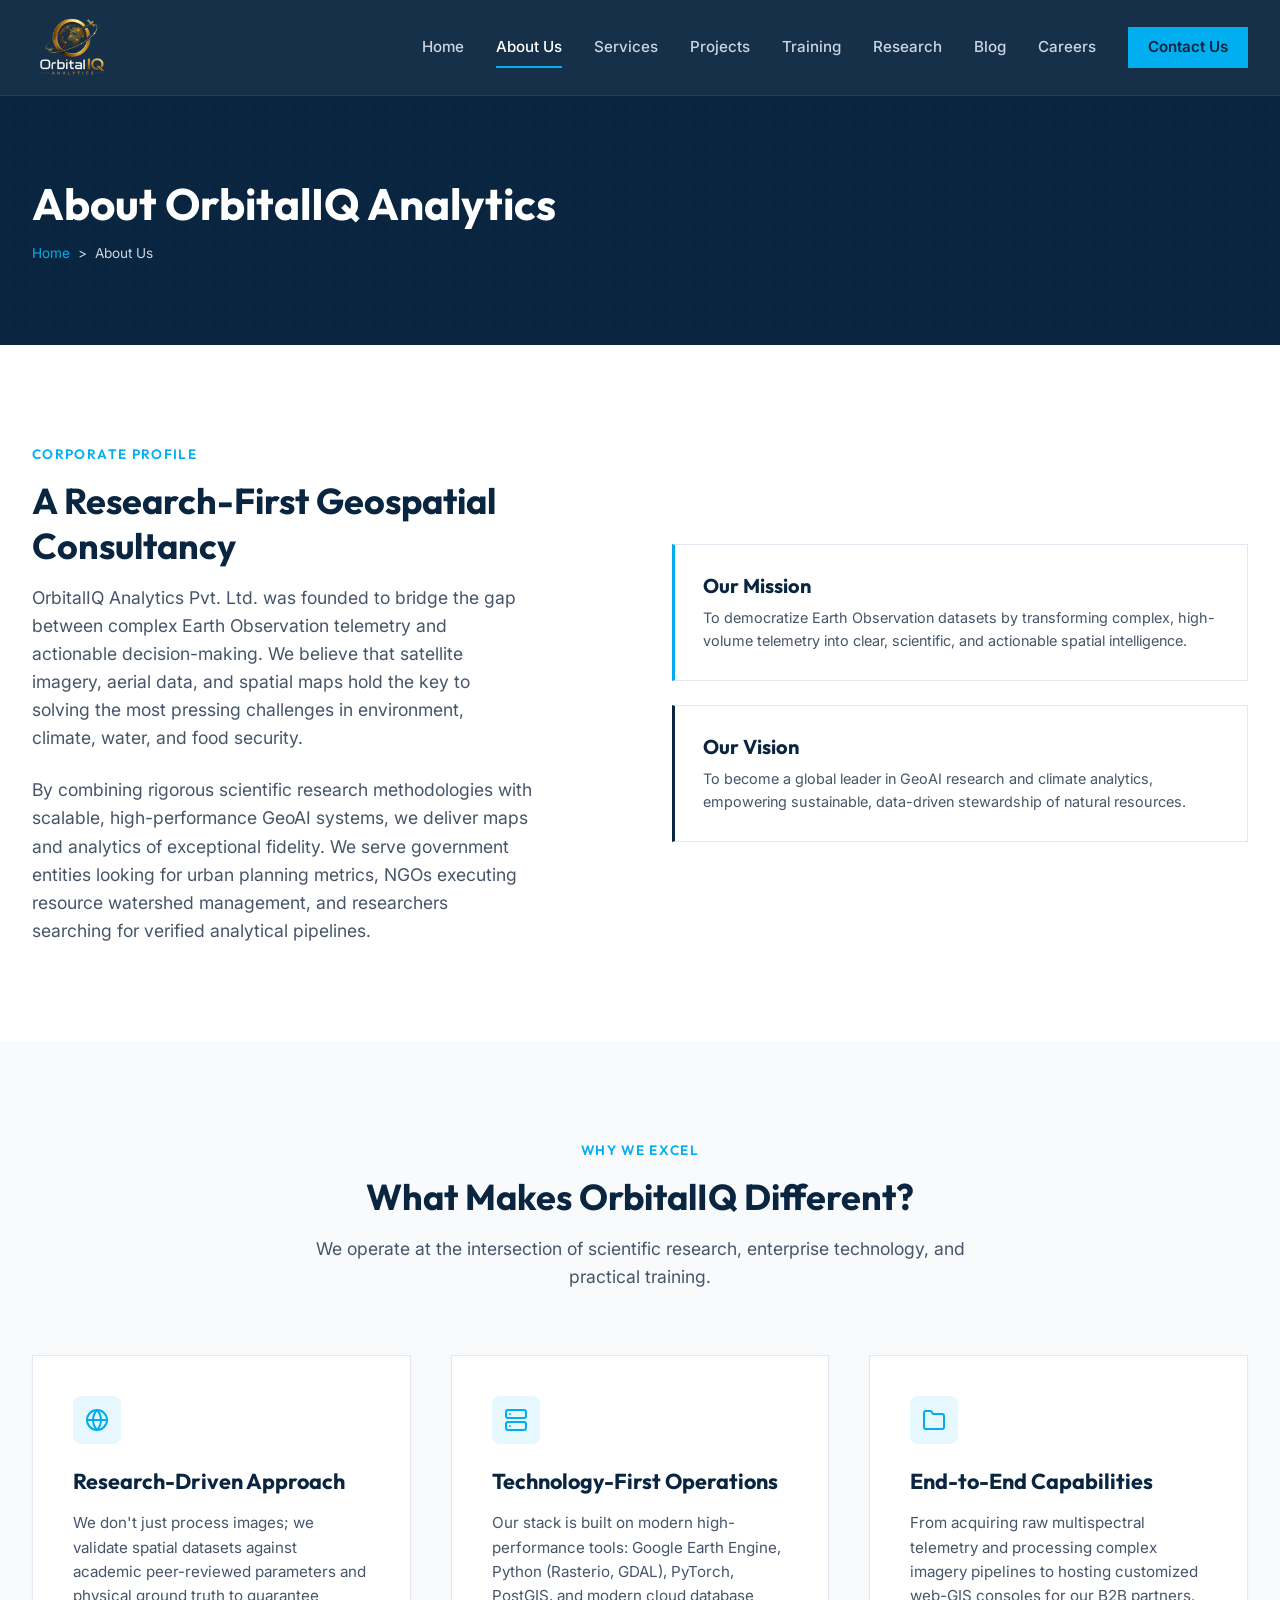
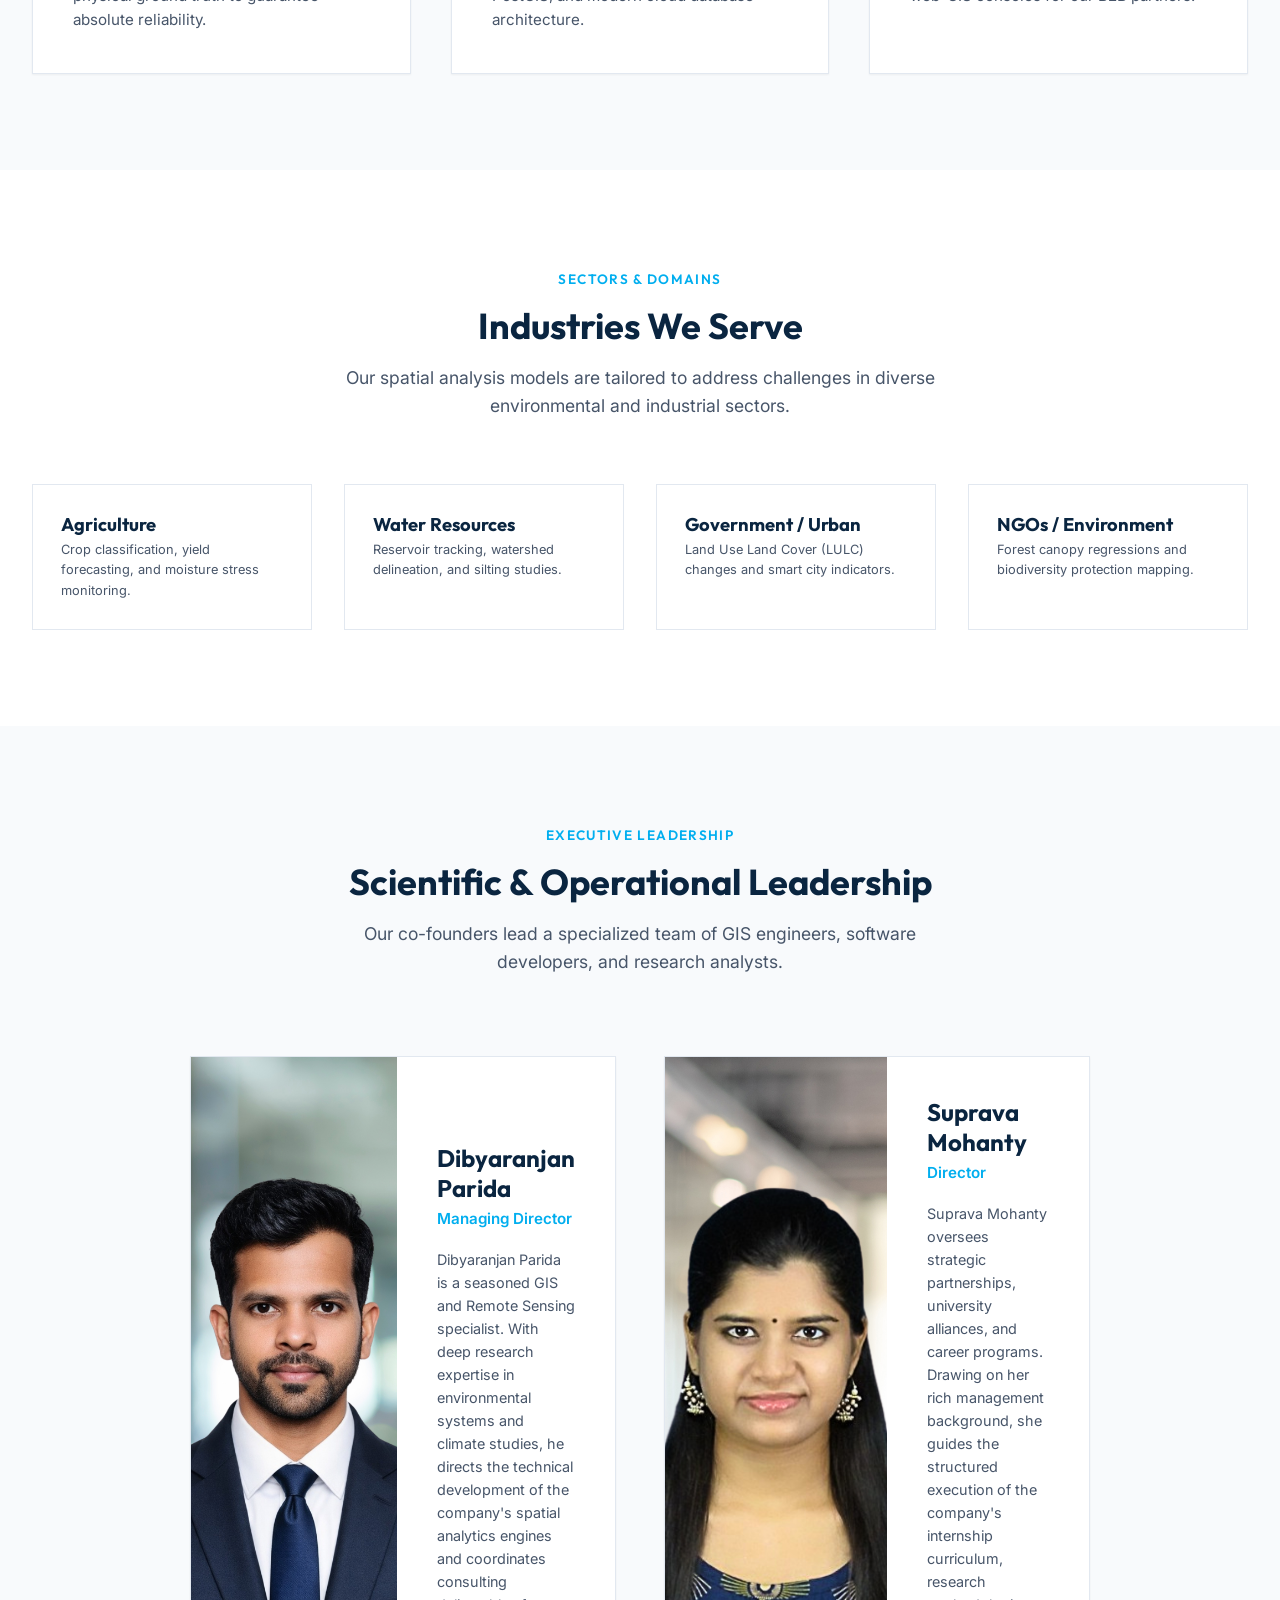
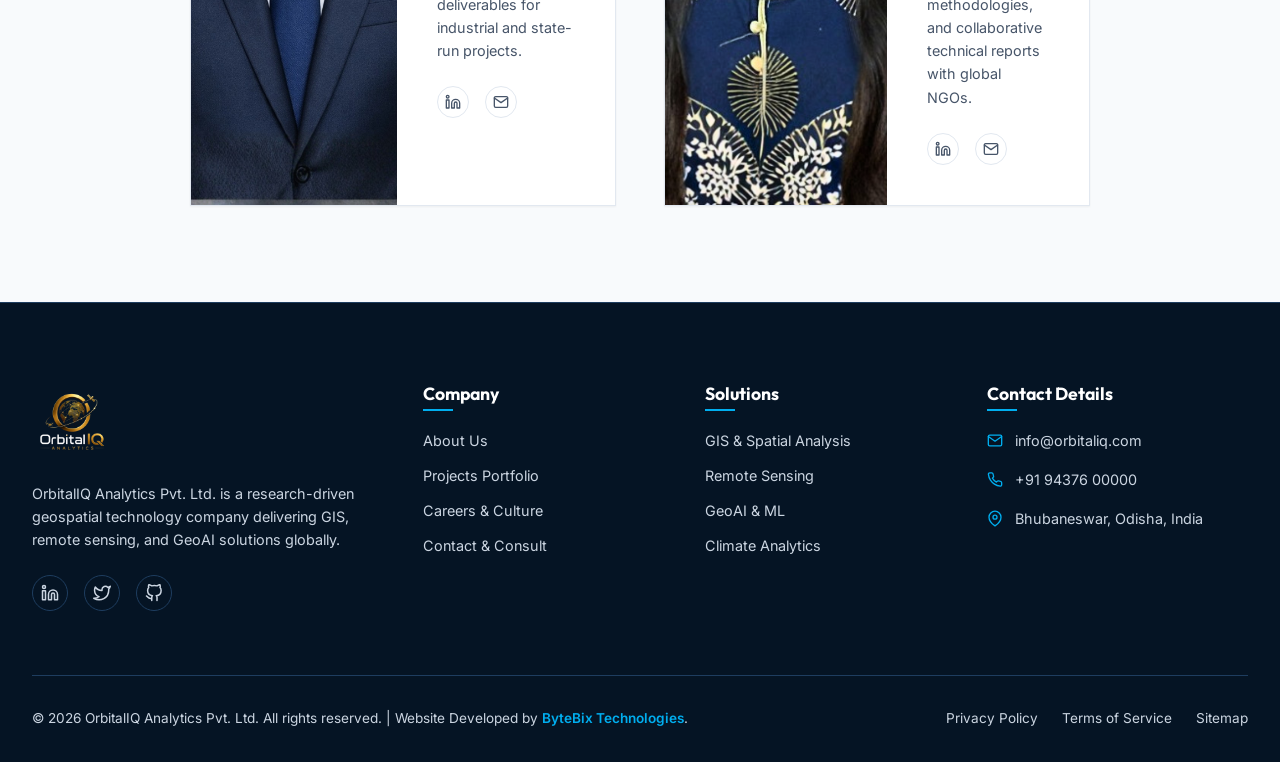
<file: about.html>
<!DOCTYPE html>
<html lang="en">
<head>
  <meta charset="UTF-8">
  <meta name="viewport" content="width=device-width, initial-scale=1.0">
  
  <!-- SEO Primary Meta Tags -->
  <title>About Us | OrbitalIQ Analytics</title>
  <meta name="title" content="About Us | OrbitalIQ Analytics">
  <meta name="description" content="Discover OrbitalIQ Analytics' mission, vision, and core differentiators. Learn about our research-driven leadership team and the industries we serve with geospatial intelligence.">
  
  <!-- Open Graph / Facebook -->
  <meta property="og:type" content="website">
  <meta property="og:url" content="https://orbitaliq.com/about.html">
  <meta property="og:title" content="About Us | OrbitalIQ Analytics">
  <meta property="og:description" content="Discover OrbitalIQ Analytics' mission, vision, and core differentiators. Learn about our research-driven leadership team and the industries we serve with geospatial intelligence.">
  <meta property="og:image" content="https://res.cloudinary.com/ddam1v1kr/image/upload/f_auto/q_auto/OrbitalIQ-og-image_qcav1y.png">

  <!-- Twitter -->
  <meta property="twitter:card" content="summary_large_image">
  <meta property="twitter:url" content="https://orbitaliq.com/about.html">
  <meta property="twitter:title" content="About Us | OrbitalIQ Analytics">
  <meta property="twitter:description" content="Discover OrbitalIQ Analytics' mission, vision, and core differentiators. Learn about our research-driven leadership team and the industries we serve with geospatial intelligence.">
  <meta property="twitter:image" content="https://res.cloudinary.com/ddam1v1kr/image/upload/f_auto/q_auto/OrbitalIQ-og-image_qcav1y.png">

  <link rel="stylesheet" href="./assets/css/styles.css">
  <link rel="icon" type="image/png" href="./assets/images/logo-icon.png" onerror="this.style.display='none'">
</head>
<body>

  <!-- --- Header / Navigation --- -->
  <header class="header" id="headerNav">
    <div class="container nav-container">
      <a href="index.html" class="logo" id="logoLink">
        <img src="./assets/images/logo.png" alt="OrbitalIQ Analytics" class="header-logo">
      </a>
      
      <nav class="nav-menu" id="navMenu">
        <a href="index.html" class="nav-link">Home</a>
        <a href="about.html" class="nav-link">About Us</a>
        <a href="services.html" class="nav-link">Services</a>
        <a href="projects.html" class="nav-link">Projects</a>
        <a href="training.html" class="nav-link">Training</a>
        <a href="research.html" class="nav-link">Research</a>
        <a href="blog.html" class="nav-link">Blog</a>
        <a href="careers.html" class="nav-link">Careers</a>
        <a href="contact.html" class="btn btn-primary" style="padding: 0.5rem 1.25rem;">Contact Us</a>
      </nav>

      <button class="hamburger" id="hamburgerMenu" aria-label="Toggle navigation">
        <span></span>
        <span></span>
        <span></span>
      </button>
    </div>
  </header>

  <!-- --- Page Hero --- -->
  <section class="page-hero" id="aboutHero">
    <div class="container">
      <h1 class="page-hero-title">About OrbitalIQ Analytics</h1>
      <div class="breadcrumbs">
        <a href="index.html">Home</a> &gt; <span>About Us</span>
      </div>
    </div>
  </section>

  <!-- --- Company Overview & Mission --- -->
  <section class="section-padding" id="aboutOverview">
    <div class="container">
      <div class="why-grid">
        <div class="why-left">
          <span class="section-tag">Corporate Profile</span>
          <h2 class="section-title">A Research-First Geospatial Consultancy</h2>
          <p class="section-desc" style="margin-bottom: 1.5rem;">OrbitalIQ Analytics Pvt. Ltd. was founded to bridge the gap between complex Earth Observation telemetry and actionable decision-making. We believe that satellite imagery, aerial data, and spatial maps hold the key to solving the most pressing challenges in environment, climate, water, and food security.</p>
          <p class="section-desc">By combining rigorous scientific research methodologies with scalable, high-performance GeoAI systems, we deliver maps and analytics of exceptional fidelity. We serve government entities looking for urban planning metrics, NGOs executing resource watershed management, and researchers searching for verified analytical pipelines.</p>
        </div>
        <div class="why-right" style="grid-template-columns: 1fr; gap: 1.5rem;">
          <div class="why-item" style="border-left: 3px solid var(--secondary);" id="aboutMission">
            <h4 style="color: var(--primary); font-size: 1.25rem; margin-bottom: 0.5rem;">Our Mission</h4>
            <p>To democratize Earth Observation datasets by transforming complex, high-volume telemetry into clear, scientific, and actionable spatial intelligence.</p>
          </div>
          <div class="why-item" style="border-left: 3px solid var(--primary);" id="aboutVision">
            <h4 style="color: var(--primary); font-size: 1.25rem; margin-bottom: 0.5rem;">Our Vision</h4>
            <p>To become a global leader in GeoAI research and climate analytics, empowering sustainable, data-driven stewardship of natural resources.</p>
          </div>
        </div>
      </div>
    </div>
  </section>

  <!-- --- What Makes Us Different --- -->
  <section class="section-padding bg-light-section" id="aboutDifferentiators">
    <div class="container">
      <div class="section-title-wrapper" style="text-align: center; margin: 0 auto 4rem;">
        <span class="section-tag">Why We Excel</span>
        <h2 class="section-title">What Makes OrbitalIQ Different?</h2>
        <p class="section-desc">We operate at the intersection of scientific research, enterprise technology, and practical training.</p>
      </div>

      <div class="grid-3">
        <!-- Diff 1 -->
        <div class="card" id="diffResearch">
          <div class="card-icon">
            <svg xmlns="http://www.w3.org/2000/svg" width="24" height="24" viewBox="0 0 24 24" fill="none" stroke="currentColor" stroke-width="2" stroke-linecap="round" stroke-linejoin="round"><circle cx="12" cy="12" r="10"/><line x1="2" y1="12" x2="22" y2="12"/><path d="M12 2a15.3 15.3 0 0 1 4 10 15.3 15.3 0 0 1-4 10 15.3 15.3 0 0 1-4-10 15.3 15.3 0 0 1 4-10z"/></svg>
          </div>
          <h3 class="card-title">Research-Driven Approach</h3>
          <p class="card-desc" style="margin-bottom: 0;">We don't just process images; we validate spatial datasets against academic peer-reviewed parameters and physical ground truth to guarantee absolute reliability.</p>
        </div>

        <!-- Diff 2 -->
        <div class="card" id="diffTech">
          <div class="card-icon">
            <svg xmlns="http://www.w3.org/2000/svg" width="24" height="24" viewBox="0 0 24 24" fill="none" stroke="currentColor" stroke-width="2" stroke-linecap="round" stroke-linejoin="round"><rect x="2" y="2" width="20" height="8" rx="2" ry="2"/><rect x="2" y="14" width="20" height="8" rx="2" ry="2"/><line x1="6" y1="6" x2="6.01" y2="6"/><line x1="6" y1="18" x2="6.01" y2="18"/></svg>
          </div>
          <h3 class="card-title">Technology-First Operations</h3>
          <p class="card-desc" style="margin-bottom: 0;">Our stack is built on modern high-performance tools: Google Earth Engine, Python (Rasterio, GDAL), PyTorch, PostGIS, and modern cloud database architecture.</p>
        </div>

        <!-- Diff 3 -->
        <div class="card" id="diffConsult">
          <div class="card-icon">
            <svg xmlns="http://www.w3.org/2000/svg" width="24" height="24" viewBox="0 0 24 24" fill="none" stroke="currentColor" stroke-width="2" stroke-linecap="round" stroke-linejoin="round"><path d="M22 19a2 2 0 0 1-2 2H4a2 2 0 0 1-2-2V5a2 2 0 0 1 2-2h5l2 3h9a2 2 0 0 1 2 2z"/></svg>
          </div>
          <h3 class="card-title">End-to-End Capabilities</h3>
          <p class="card-desc" style="margin-bottom: 0;">From acquiring raw multispectral telemetry and processing complex imagery pipelines to hosting customized web-GIS consoles for our B2B partners.</p>
        </div>
      </div>
    </div>
  </section>

  <!-- --- Industries Served --- -->
  <section class="section-padding" id="aboutIndustries">
    <div class="container">
      <div class="section-title-wrapper" style="text-align: center; margin: 0 auto 4rem;">
        <span class="section-tag">Sectors & Domains</span>
        <h2 class="section-title">Industries We Serve</h2>
        <p class="section-desc">Our spatial analysis models are tailored to address challenges in diverse environmental and industrial sectors.</p>
      </div>

      <div class="why-right" style="grid-template-columns: repeat(4, 1fr); width: 100%;">
        <!-- Industry 1 -->
        <div class="why-item" id="indAgri">
          <h4 style="margin-bottom: 0.25rem;">Agriculture</h4>
          <p style="font-size: 0.8rem;">Crop classification, yield forecasting, and moisture stress monitoring.</p>
        </div>
        <!-- Industry 2 -->
        <div class="why-item" id="indWater">
          <h4 style="margin-bottom: 0.25rem;">Water Resources</h4>
          <p style="font-size: 0.8rem;">Reservoir tracking, watershed delineation, and silting studies.</p>
        </div>
        <!-- Industry 3 -->
        <div class="why-item" id="indGov">
          <h4 style="margin-bottom: 0.25rem;">Government / Urban</h4>
          <p style="font-size: 0.8rem;">Land Use Land Cover (LULC) changes and smart city indicators.</p>
        </div>
        <!-- Industry 4 -->
        <div class="why-item" id="indNGO">
          <h4 style="margin-bottom: 0.25rem;">NGOs / Environment</h4>
          <p style="font-size: 0.8rem;">Forest canopy regressions and biodiversity protection mapping.</p>
        </div>
      </div>
    </div>
  </section>

  <!-- --- Leadership Section --- -->
  <section class="section-padding bg-light-section" id="leadership">
    <div class="container">
      <div class="section-title-wrapper" style="text-align: center; margin: 0 auto 5rem;">
        <span class="section-tag">Executive Leadership</span>
        <h2 class="section-title">Scientific & Operational Leadership</h2>
        <p class="section-desc">Our co-founders lead a specialized team of GIS engineers, software developers, and research analysts.</p>
      </div>

      <div class="team-grid">
        <!-- MD Dibyaranjan -->
        <div class="team-card" id="leaderDibyaranjan" style="grid-template-columns: 1.1fr 1fr;">
          <div class="team-img-wrapper" style="min-height: 350px;">
            <img src="./assets/images/profile-dibyaranjan.png" alt="Dibyaranjan Parida" class="team-img">
          </div>
          <div class="team-content" style="padding: 2.5rem;">
            <h3 class="team-name" style="font-size: 1.5rem;">Dibyaranjan Parida</h3>
            <span class="team-role" style="font-size: 0.95rem;">Managing Director</span>
            <p class="team-bio" style="font-size: 0.9rem; line-height: 1.6; margin-bottom: 1.5rem;">Dibyaranjan Parida is a seasoned GIS and Remote Sensing specialist. With deep research expertise in environmental systems and climate studies, he directs the technical development of the company's spatial analytics engines and coordinates consulting deliverables for industrial and state-run projects.</p>
            <div class="team-social">
              <a href="#" class="team-social-link" aria-label="LinkedIn"><svg xmlns="http://www.w3.org/2000/svg" width="16" height="16" viewBox="0 0 24 24" fill="none" stroke="currentColor" stroke-width="2" stroke-linecap="round" stroke-linejoin="round"><path d="M16 8a6 6 0 0 1 6 6v7h-4v-7a2 2 0 0 0-2-2 2 2 0 0 0-2 2v7h-4v-7a6 6 0 0 1 6-6z"/><rect x="2" y="9" width="4" height="12"/><circle cx="4" cy="4" r="2"/></svg></a>
              <a href="#" class="team-social-link" aria-label="Email"><svg xmlns="http://www.w3.org/2000/svg" width="16" height="16" viewBox="0 0 24 24" fill="none" stroke="currentColor" stroke-width="2" stroke-linecap="round" stroke-linejoin="round"><path d="M4 4h16c1.1 0 2 .9 2 2v12c0 1.1-.9 2-2 2H4c-1.1 0-2-.9-2-2V6c0-1.1.9-2 2-2z"/><polyline points="22,6 12,13 2,6"/></svg></a>
            </div>
          </div>
        </div>

        <!-- Director Suprava -->
        <div class="team-card" id="leaderSuprava" style="grid-template-columns: 1.1fr 1fr;">
          <div class="team-img-wrapper" style="min-height: 350px;">
            <img src="./assets/images/profile-suprava.png" alt="Suprava Mohanty" class="team-img">
          </div>
          <div class="team-content" style="padding: 2.5rem;">
            <h3 class="team-name" style="font-size: 1.5rem;">Suprava Mohanty</h3>
            <span class="team-role" style="font-size: 0.95rem;">Director</span>
            <p class="team-bio" style="font-size: 0.9rem; line-height: 1.6; margin-bottom: 1.5rem;">Suprava Mohanty oversees strategic partnerships, university alliances, and career programs. Drawing on her rich management background, she guides the structured execution of the company's internship curriculum, research methodologies, and collaborative technical reports with global NGOs.</p>
            <div class="team-social">
              <a href="#" class="team-social-link" aria-label="LinkedIn"><svg xmlns="http://www.w3.org/2000/svg" width="16" height="16" viewBox="0 0 24 24" fill="none" stroke="currentColor" stroke-width="2" stroke-linecap="round" stroke-linejoin="round"><path d="M16 8a6 6 0 0 1 6 6v7h-4v-7a2 2 0 0 0-2-2 2 2 0 0 0-2 2v7h-4v-7a6 6 0 0 1 6-6z"/><rect x="2" y="9" width="4" height="12"/><circle cx="4" cy="4" r="2"/></svg></a>
              <a href="#" class="team-social-link" aria-label="Email"><svg xmlns="http://www.w3.org/2000/svg" width="16" height="16" viewBox="0 0 24 24" fill="none" stroke="currentColor" stroke-width="2" stroke-linecap="round" stroke-linejoin="round"><path d="M4 4h16c1.1 0 2 .9 2 2v12c0 1.1-.9 2-2 2H4c-1.1 0-2-.9-2-2V6c0-1.1.9-2 2-2z"/><polyline points="22,6 12,13 2,6"/></svg></a>
            </div>
          </div>
        </div>
      </div>
    </div>
  </section>

  <!-- --- Footer Section --- -->
  <footer class="footer" id="mainFooter">
    <div class="container">
      <div class="footer-grid">
        <!-- Brand -->
        <div class="footer-brand">
          <a href="index.html" class="logo" style="margin-bottom: 1.2rem;">
            <img src="./assets/images/logo.png" alt="OrbitalIQ Analytics" style="height: 80px; width: auto; display: block;">
          </a>
          <p>OrbitalIQ Analytics Pvt. Ltd. is a research-driven geospatial technology company delivering GIS, remote sensing, and GeoAI solutions globally.</p>
          <div class="footer-socials">
            <a href="#" class="footer-social-link" aria-label="LinkedIn"><svg xmlns="http://www.w3.org/2000/svg" width="18" height="18" viewBox="0 0 24 24" fill="none" stroke="currentColor" stroke-width="2" stroke-linecap="round" stroke-linejoin="round"><path d="M16 8a6 6 0 0 1 6 6v7h-4v-7a2 2 0 0 0-2-2 2 2 0 0 0-2 2v7h-4v-7a6 6 0 0 1 6-6z"/><rect x="2" y="9" width="4" height="12"/><circle cx="4" cy="4" r="2"/></svg></a>
            <a href="#" class="footer-social-link" aria-label="Twitter"><svg xmlns="http://www.w3.org/2000/svg" width="18" height="18" viewBox="0 0 24 24" fill="none" stroke="currentColor" stroke-width="2" stroke-linecap="round" stroke-linejoin="round"><path d="M23 3a10.9 10.9 0 0 1-3.14 1.53 4.48 4.48 0 0 0-7.86 3v1A10.66 10.66 0 0 1 3 4s-4 9 5 13a11.64 11.64 0 0 1-7 2c9 5 20 0 20-11.5a4.5 4.5 0 0 0-.08-.83A7.72 7.72 0 0 0 23 3z"/></svg></a>
            <a href="#" class="footer-social-link" aria-label="GitHub"><svg xmlns="http://www.w3.org/2000/svg" width="18" height="18" viewBox="0 0 24 24" fill="none" stroke="currentColor" stroke-width="2" stroke-linecap="round" stroke-linejoin="round"><path d="M9 19c-5 1.5-5-2.5-7-3m14 6v-3.87a3.37 3.37 0 0 0-.94-2.61c3.14-.35 6.44-1.54 6.44-7A5.44 5.44 0 0 0 20 4.77 5.07 5.07 0 0 0 19.91 1S18.73.65 16 2.48a13.38 13.38 0 0 0-7 0C6.27.65 5.09 1 5.09 1A5.07 5.07 0 0 0 5 4.77a5.44 5.44 0 0 0-1.5 3.78c0 5.42 3.3 6.61 6.44 7A3.37 3.37 0 0 0 9 18.13V22"/></svg></a>
          </div>
        </div>

        <!-- Links -->
        <div class="footer-col">
          <h4>Company</h4>
          <div class="footer-links">
            <a href="about.html" class="footer-link">About Us</a>
            <a href="projects.html" class="footer-link">Projects Portfolio</a>
            <a href="careers.html" class="footer-link">Careers & Culture</a>
            <a href="contact.html" class="footer-link">Contact & Consult</a>
          </div>
        </div>

        <!-- Solutions -->
        <div class="footer-col">
          <h4>Solutions</h4>
          <div class="footer-links">
            <a href="services.html#gis-analysis" class="footer-link">GIS & Spatial Analysis</a>
            <a href="services.html#remote-sensing" class="footer-link">Remote Sensing</a>
            <a href="services.html#geo-ai" class="footer-link">GeoAI & ML</a>
            <a href="services.html#climate-analytics" class="footer-link">Climate Analytics</a>
          </div>
        </div>

        <!-- Contact Info -->
        <div class="footer-col">
          <h4>Contact Details</h4>
          <div class="footer-contact-info">
            <div class="footer-contact-item">
              <svg xmlns="http://www.w3.org/2000/svg" width="16" height="16" viewBox="0 0 24 24" fill="none" stroke="#00AEEF" stroke-width="2" stroke-linecap="round" stroke-linejoin="round"><path d="M4 4h16c1.1 0 2 .9 2 2v12c0 1.1-.9 2-2 2H4c-1.1 0-2-.9-2-2V6c0-1.1.9-2 2-2z"/><polyline points="22,6 12,13 2,6"/></svg>
              <span>info@orbitaliq.com</span>
            </div>
            <div class="footer-contact-item">
              <svg xmlns="http://www.w3.org/2000/svg" width="16" height="16" viewBox="0 0 24 24" fill="none" stroke="#00AEEF" stroke-width="2" stroke-linecap="round" stroke-linejoin="round"><path d="M22 16.92v3a2 2 0 0 1-2.18 2 19.79 19.79 0 0 1-8.63-3.07 19.5 19.5 0 0 1-6-6 19.79 19.79 0 0 1-3.07-8.67A2 2 0 0 1 4.11 2h3a2 2 0 0 1 2 1.72 12.84 12.84 0 0 0 .7 2.81 2 2 0 0 1-.45 2.11L8.09 9.91a16 16 0 0 0 6 6l1.27-1.27a2 2 0 0 1 2.11-.45 12.84 12.84 0 0 0 2.81.7A2 2 0 0 1 22 16.92z"/></svg>
              <span>+91 94376 00000</span>
            </div>
            <div class="footer-contact-item">
              <svg xmlns="http://www.w3.org/2000/svg" width="16" height="16" viewBox="0 0 24 24" fill="none" stroke="#00AEEF" stroke-width="2" stroke-linecap="round" stroke-linejoin="round"><path d="M21 10c0 7-9 13-9 13s-9-6-9-13a9 9 0 0 1 18 0z"/><circle cx="12" cy="10" r="3"/></svg>
              <span>Bhubaneswar, Odisha, India</span>
            </div>
          </div>
        </div>
      </div>

      <div class="footer-bottom">
        <p>&copy; <span id="footerYear">2026</span> OrbitalIQ Analytics Pvt. Ltd. All rights reserved. | Website Developed by <a href="#" style="color: var(--secondary); font-weight: 600;">ByteBix Technologies</a>.</p>
        <div class="footer-bottom-links">
          <a href="#" class="footer-bottom-link">Privacy Policy</a>
          <a href="#" class="footer-bottom-link">Terms of Service</a>
          <a href="#" class="footer-bottom-link">Sitemap</a>
        </div>
      </div>
    </div>
  </footer>

  <script src="./assets/js/main.js"></script>
</body>
</html>
</file>
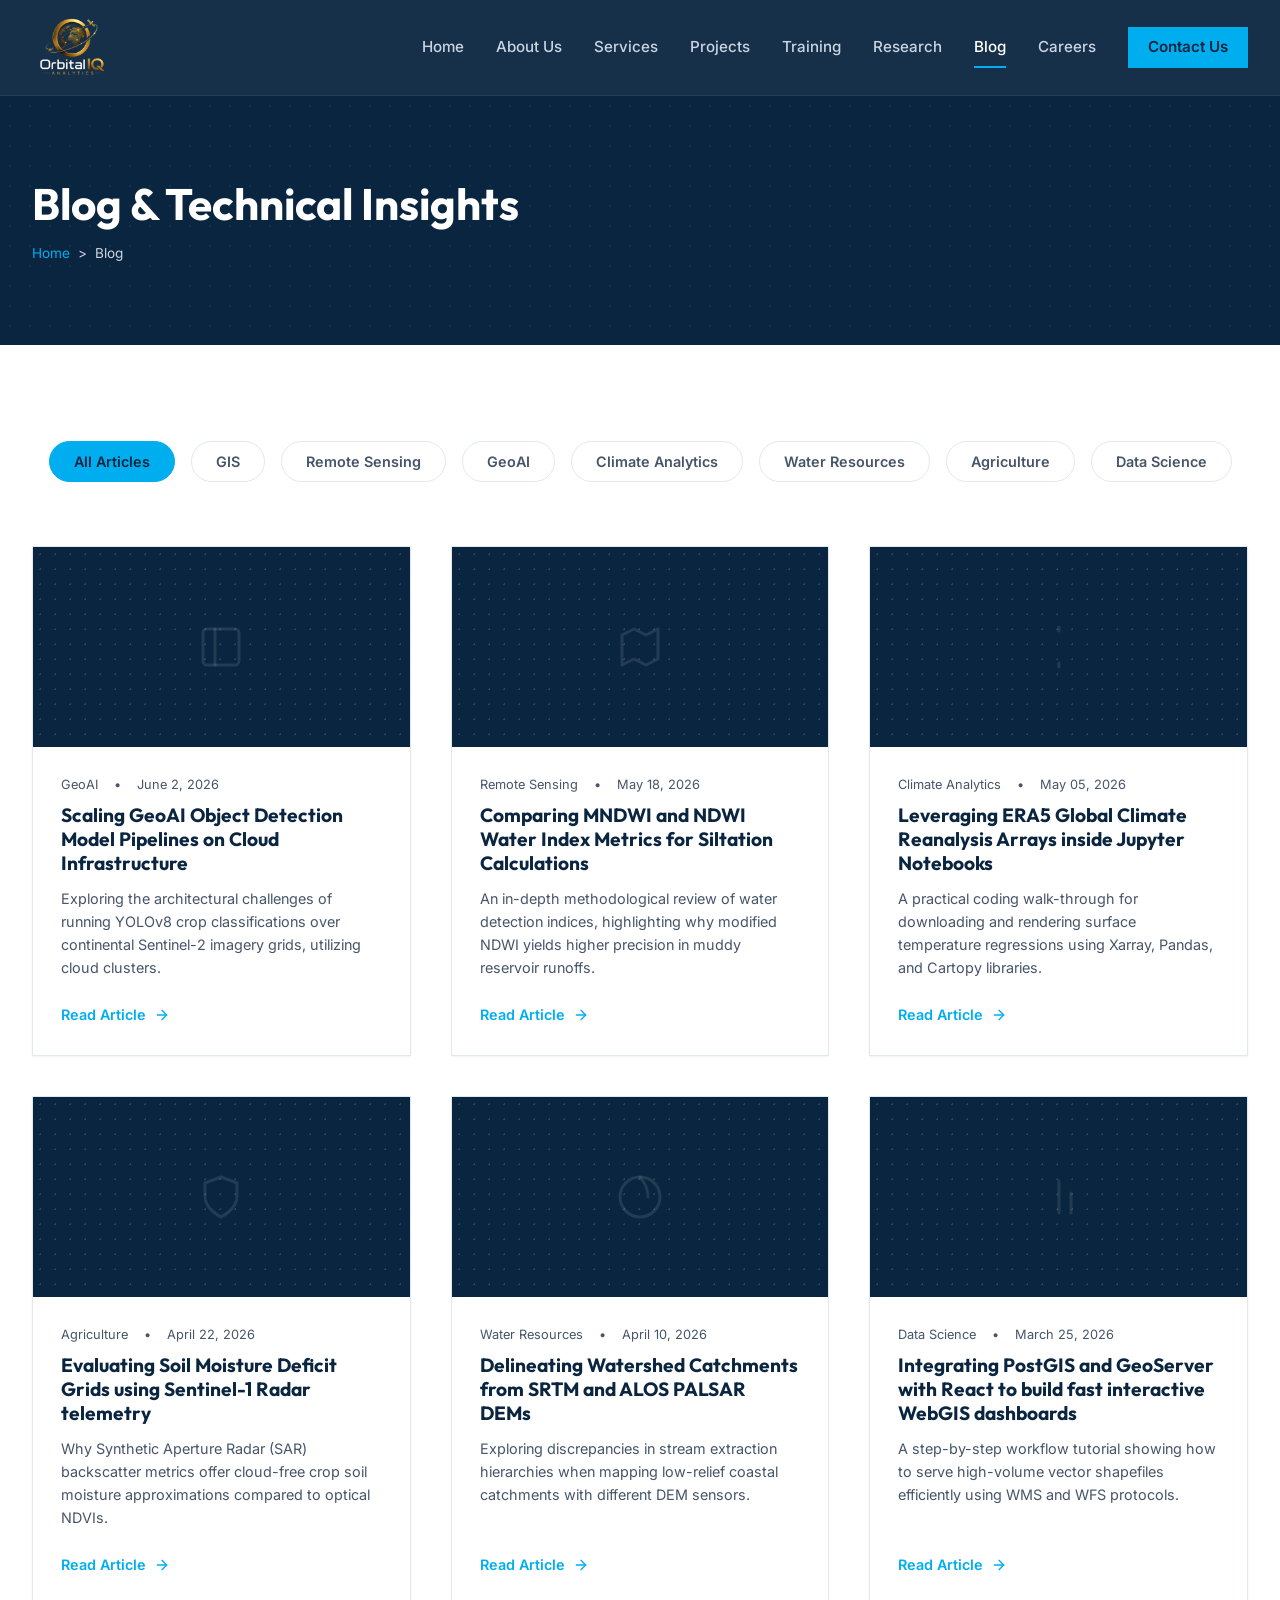
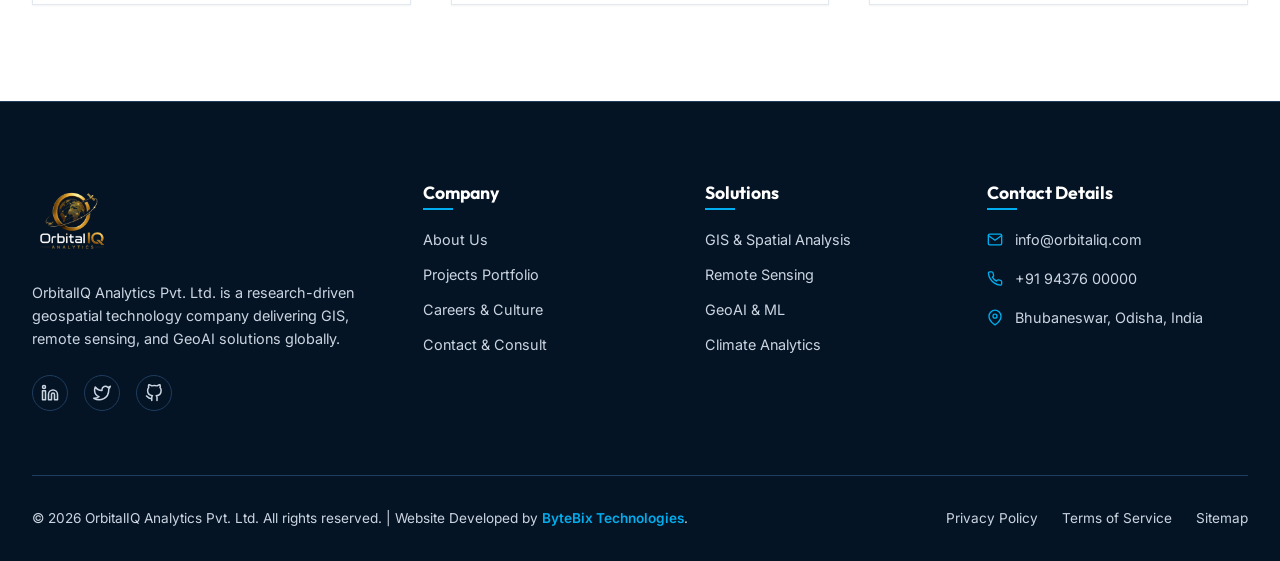
<file: blog.html>
<!DOCTYPE html>
<html lang="en">
<head>
  <meta charset="UTF-8">
  <meta name="viewport" content="width=device-width, initial-scale=1.0">
  
  <!-- SEO Primary Meta Tags -->
  <title>Blog & Insights | OrbitalIQ Analytics</title>
  <meta name="title" content="Blog & Insights | OrbitalIQ Analytics">
  <meta name="description" content="Stay informed with OrbitalIQ's latest blogs and industry insights on GIS development, satellite image processing, and AI in Earth observation.">
  
  <!-- Open Graph / Facebook -->
  <meta property="og:type" content="website">
  <meta property="og:url" content="https://orbitaliq.com/blog.html">
  <meta property="og:title" content="Blog & Insights | OrbitalIQ Analytics">
  <meta property="og:description" content="Stay informed with OrbitalIQ's latest blogs and industry insights on GIS development, satellite image processing, and AI in Earth observation.">
  <meta property="og:image" content="https://res.cloudinary.com/ddam1v1kr/image/upload/f_auto/q_auto/OrbitalIQ-og-image_qcav1y.png">

  <!-- Twitter -->
  <meta property="twitter:card" content="summary_large_image">
  <meta property="twitter:url" content="https://orbitaliq.com/blog.html">
  <meta property="twitter:title" content="Blog & Insights | OrbitalIQ Analytics">
  <meta property="twitter:description" content="Stay informed with OrbitalIQ's latest blogs and industry insights on GIS development, satellite image processing, and AI in Earth observation.">
  <meta property="twitter:image" content="https://res.cloudinary.com/ddam1v1kr/image/upload/f_auto/q_auto/OrbitalIQ-og-image_qcav1y.png">

  <link rel="stylesheet" href="./assets/css/styles.css">
  <link rel="icon" type="image/png" href="./assets/images/logo-icon.png" onerror="this.style.display='none'">
</head>
<body>

  <!-- --- Header / Navigation --- -->
  <header class="header" id="headerNav">
    <div class="container nav-container">
      <a href="index.html" class="logo" id="logoLink">
        <img src="./assets/images/logo.png" alt="OrbitalIQ Analytics" class="header-logo">
      </a>
      
      <nav class="nav-menu" id="navMenu">
        <a href="index.html" class="nav-link">Home</a>
        <a href="about.html" class="nav-link">About Us</a>
        <a href="services.html" class="nav-link">Services</a>
        <a href="projects.html" class="nav-link">Projects</a>
        <a href="training.html" class="nav-link">Training</a>
        <a href="research.html" class="nav-link">Research</a>
        <a href="blog.html" class="nav-link">Blog</a>
        <a href="careers.html" class="nav-link">Careers</a>
        <a href="contact.html" class="btn btn-primary" style="padding: 0.5rem 1.25rem;">Contact Us</a>
      </nav>

      <button class="hamburger" id="hamburgerMenu" aria-label="Toggle navigation">
        <span></span>
        <span></span>
        <span></span>
      </button>
    </div>
  </header>

  <!-- --- Page Hero --- -->
  <section class="page-hero" id="blogHero">
    <div class="container">
      <h1 class="page-hero-title">Blog & Technical Insights</h1>
      <div class="breadcrumbs">
        <a href="index.html">Home</a> &gt; <span>Blog</span>
      </div>
    </div>
  </section>

  <!-- --- Blog Listing Section --- -->
  <section class="section-padding" id="blogListingSection">
    <div class="container">
      
      <!-- Category Navigation Panel -->
      <div class="project-filters" id="blogCategories" style="margin-bottom: 4rem;">
        <button class="filter-btn active">All Articles</button>
        <button class="filter-btn">GIS</button>
        <button class="filter-btn">Remote Sensing</button>
        <button class="filter-btn">GeoAI</button>
        <button class="filter-btn">Climate Analytics</button>
        <button class="filter-btn">Water Resources</button>
        <button class="filter-btn">Agriculture</button>
        <button class="filter-btn">Data Science</button>
      </div>

      <!-- Blog Posts Grid -->
      <div class="grid-3" id="blogGrid">
        
        <!-- Post 1 -->
        <div class="blog-card" id="post1">
          <div class="blog-img-wrapper">
            <svg xmlns="http://www.w3.org/2000/svg" width="48" height="48" viewBox="0 0 24 24" fill="none" stroke="currentColor" stroke-width="1.5" stroke-linecap="round" stroke-linejoin="round"><rect x="3" y="3" width="18" height="18" rx="2" ry="2"/><line x1="9" y1="3" x2="9" y2="21"/></svg>
          </div>
          <div class="blog-content">
            <div class="blog-meta">
              <span>GeoAI</span>
              <span>•</span>
              <span>June 2, 2026</span>
            </div>
            <h3 class="blog-title"><a href="#">Scaling GeoAI Object Detection Model Pipelines on Cloud Infrastructure</a></h3>
            <p class="blog-excerpt">Exploring the architectural challenges of running YOLOv8 crop classifications over continental Sentinel-2 imagery grids, utilizing cloud clusters.</p>
            <a href="#" class="card-link">Read Article <svg xmlns="http://www.w3.org/2000/svg" width="16" height="16" viewBox="0 0 24 24" fill="none" stroke="currentColor" stroke-width="2" stroke-linecap="round" stroke-linejoin="round"><line x1="5" y1="12" x2="19" y2="12"/><polyline points="12 5 19 12 12 19"/></svg></a>
          </div>
        </div>

        <!-- Post 2 -->
        <div class="blog-card" id="post2">
          <div class="blog-img-wrapper">
            <svg xmlns="http://www.w3.org/2000/svg" width="48" height="48" viewBox="0 0 24 24" fill="none" stroke="currentColor" stroke-width="1.5" stroke-linecap="round" stroke-linejoin="round"><polygon points="3 6 9 3 15 6 21 3 21 18 15 21 9 18 3 21"/></svg>
          </div>
          <div class="blog-content">
            <div class="blog-meta">
              <span>Remote Sensing</span>
              <span>•</span>
              <span>May 18, 2026</span>
            </div>
            <h3 class="blog-title"><a href="#">Comparing MNDWI and NDWI Water Index Metrics for Siltation Calculations</a></h3>
            <p class="blog-excerpt">An in-depth methodological review of water detection indices, highlighting why modified NDWI yields higher precision in muddy reservoir runoffs.</p>
            <a href="#" class="card-link">Read Article <svg xmlns="http://www.w3.org/2000/svg" width="16" height="16" viewBox="0 0 24 24" fill="none" stroke="currentColor" stroke-width="2" stroke-linecap="round" stroke-linejoin="round"><line x1="5" y1="12" x2="19" y2="12"/><polyline points="12 5 19 12 12 19"/></svg></a>
          </div>
        </div>

        <!-- Post 3 -->
        <div class="blog-card" id="post3">
          <div class="blog-img-wrapper">
            <svg xmlns="http://www.w3.org/2000/svg" width="48" height="48" viewBox="0 0 24 24" fill="none" stroke="currentColor" stroke-width="1.5" stroke-linecap="round" stroke-linejoin="round"><path d="M12 2v2M12 20v2"/></svg>
          </div>
          <div class="blog-content">
            <div class="blog-meta">
              <span>Climate Analytics</span>
              <span>•</span>
              <span>May 05, 2026</span>
            </div>
            <h3 class="blog-title"><a href="#">Leveraging ERA5 Global Climate Reanalysis Arrays inside Jupyter Notebooks</a></h3>
            <p class="blog-excerpt">A practical coding walk-through for downloading and rendering surface temperature regressions using Xarray, Pandas, and Cartopy libraries.</p>
            <a href="#" class="card-link">Read Article <svg xmlns="http://www.w3.org/2000/svg" width="16" height="16" viewBox="0 0 24 24" fill="none" stroke="currentColor" stroke-width="2" stroke-linecap="round" stroke-linejoin="round"><line x1="5" y1="12" x2="19" y2="12"/><polyline points="12 5 19 12 12 19"/></svg></a>
          </div>
        </div>

        <!-- Post 4 -->
        <div class="blog-card" id="post4">
          <div class="blog-img-wrapper">
            <svg xmlns="http://www.w3.org/2000/svg" width="48" height="48" viewBox="0 0 24 24" fill="none" stroke="currentColor" stroke-width="1.5" stroke-linecap="round" stroke-linejoin="round"><path d="M12 22s8-4 8-10V5l-8-3-8 3v7c0 6 8 10 8 10z"/></svg>
          </div>
          <div class="blog-content">
            <div class="blog-meta">
              <span>Agriculture</span>
              <span>•</span>
              <span>April 22, 2026</span>
            </div>
            <h3 class="blog-title"><a href="#">Evaluating Soil Moisture Deficit Grids using Sentinel-1 Radar telemetry</a></h3>
            <p class="blog-excerpt">Why Synthetic Aperture Radar (SAR) backscatter metrics offer cloud-free crop soil moisture approximations compared to optical NDVIs.</p>
            <a href="#" class="card-link">Read Article <svg xmlns="http://www.w3.org/2000/svg" width="16" height="16" viewBox="0 0 24 24" fill="none" stroke="currentColor" stroke-width="2" stroke-linecap="round" stroke-linejoin="round"><line x1="5" y1="12" x2="19" y2="12"/><polyline points="12 5 19 12 12 19"/></svg></a>
          </div>
        </div>

        <!-- Post 5 -->
        <div class="blog-card" id="post5">
          <div class="blog-img-wrapper">
            <svg xmlns="http://www.w3.org/2000/svg" width="48" height="48" viewBox="0 0 24 24" fill="none" stroke="currentColor" stroke-width="1.5" stroke-linecap="round" stroke-linejoin="round"><circle cx="12" cy="12" r="10"/><path d="M12 2a15.3 15.3 0 0 1 4 10"/></svg>
          </div>
          <div class="blog-content">
            <div class="blog-meta">
              <span>Water Resources</span>
              <span>•</span>
              <span>April 10, 2026</span>
            </div>
            <h3 class="blog-title"><a href="#">Delineating Watershed Catchments from SRTM and ALOS PALSAR DEMs</a></h3>
            <p class="blog-excerpt">Exploring discrepancies in stream extraction hierarchies when mapping low-relief coastal catchments with different DEM sensors.</p>
            <a href="#" class="card-link">Read Article <svg xmlns="http://www.w3.org/2000/svg" width="16" height="16" viewBox="0 0 24 24" fill="none" stroke="currentColor" stroke-width="2" stroke-linecap="round" stroke-linejoin="round"><line x1="5" y1="12" x2="19" y2="12"/><polyline points="12 5 19 12 12 19"/></svg></a>
          </div>
        </div>

        <!-- Post 6 -->
        <div class="blog-card" id="post6">
          <div class="blog-img-wrapper">
            <svg xmlns="http://www.w3.org/2000/svg" width="48" height="48" viewBox="0 0 24 24" fill="none" stroke="currentColor" stroke-width="1.5" stroke-linecap="round" stroke-linejoin="round"><line x1="18" y1="20" x2="18" y2="10"/><line x1="12" y1="20" x2="12" y2="4"/></svg>
          </div>
          <div class="blog-content">
            <div class="blog-meta">
              <span>Data Science</span>
              <span>•</span>
              <span>March 25, 2026</span>
            </div>
            <h3 class="blog-title"><a href="#">Integrating PostGIS and GeoServer with React to build fast interactive WebGIS dashboards</a></h3>
            <p class="blog-excerpt">A step-by-step workflow tutorial showing how to serve high-volume vector shapefiles efficiently using WMS and WFS protocols.</p>
            <a href="#" class="card-link">Read Article <svg xmlns="http://www.w3.org/2000/svg" width="16" height="16" viewBox="0 0 24 24" fill="none" stroke="currentColor" stroke-width="2" stroke-linecap="round" stroke-linejoin="round"><line x1="5" y1="12" x2="19" y2="12"/><polyline points="12 5 19 12 12 19"/></svg></a>
          </div>
        </div>

      </div>

    </div>
  </section>

  <!-- --- Footer Section --- -->
  <footer class="footer" id="mainFooter">
    <div class="container">
      <div class="footer-grid">
        <!-- Brand -->
        <div class="footer-brand">
          <a href="index.html" class="logo" style="margin-bottom: 1.2rem;">
            <img src="./assets/images/logo.png" alt="OrbitalIQ Analytics" style="height: 80px; width: auto; display: block;">
          </a>
          <p>OrbitalIQ Analytics Pvt. Ltd. is a research-driven geospatial technology company delivering GIS, remote sensing, and GeoAI solutions globally.</p>
          <div class="footer-socials">
            <a href="#" class="footer-social-link" aria-label="LinkedIn"><svg xmlns="http://www.w3.org/2000/svg" width="18" height="18" viewBox="0 0 24 24" fill="none" stroke="currentColor" stroke-width="2" stroke-linecap="round" stroke-linejoin="round"><path d="M16 8a6 6 0 0 1 6 6v7h-4v-7a2 2 0 0 0-2-2 2 2 0 0 0-2 2v7h-4v-7a6 6 0 0 1 6-6z"/><rect x="2" y="9" width="4" height="12"/><circle cx="4" cy="4" r="2"/></svg></a>
            <a href="#" class="footer-social-link" aria-label="Twitter"><svg xmlns="http://www.w3.org/2000/svg" width="18" height="18" viewBox="0 0 24 24" fill="none" stroke="currentColor" stroke-width="2" stroke-linecap="round" stroke-linejoin="round"><path d="M23 3a10.9 10.9 0 0 1-3.14 1.53 4.48 4.48 0 0 0-7.86 3v1A10.66 10.66 0 0 1 3 4s-4 9 5 13a11.64 11.64 0 0 1-7 2c9 5 20 0 20-11.5a4.5 4.5 0 0 0-.08-.83A7.72 7.72 0 0 0 23 3z"/></svg></a>
            <a href="#" class="footer-social-link" aria-label="GitHub"><svg xmlns="http://www.w3.org/2000/svg" width="18" height="18" viewBox="0 0 24 24" fill="none" stroke="currentColor" stroke-width="2" stroke-linecap="round" stroke-linejoin="round"><path d="M9 19c-5 1.5-5-2.5-7-3m14 6v-3.87a3.37 3.37 0 0 0-.94-2.61c3.14-.35 6.44-1.54 6.44-7A5.44 5.44 0 0 0 20 4.77 5.07 5.07 0 0 0 19.91 1S18.73.65 16 2.48a13.38 13.38 0 0 0-7 0C6.27.65 5.09 1 5.09 1A5.07 5.07 0 0 0 5 4.77a5.44 5.44 0 0 0-1.5 3.78c0 5.42 3.3 6.61 6.44 7A3.37 3.37 0 0 0 9 18.13V22"/></svg></a>
          </div>
        </div>

        <!-- Links -->
        <div class="footer-col">
          <h4>Company</h4>
          <div class="footer-links">
            <a href="about.html" class="footer-link">About Us</a>
            <a href="projects.html" class="footer-link">Projects Portfolio</a>
            <a href="careers.html" class="footer-link">Careers & Culture</a>
            <a href="contact.html" class="footer-link">Contact & Consult</a>
          </div>
        </div>

        <!-- Solutions -->
        <div class="footer-col">
          <h4>Solutions</h4>
          <div class="footer-links">
            <a href="services.html#gis-analysis" class="footer-link">GIS & Spatial Analysis</a>
            <a href="services.html#remote-sensing" class="footer-link">Remote Sensing</a>
            <a href="services.html#geo-ai" class="footer-link">GeoAI & ML</a>
            <a href="services.html#climate-analytics" class="footer-link">Climate Analytics</a>
          </div>
        </div>

        <!-- Contact Info -->
        <div class="footer-col">
          <h4>Contact Details</h4>
          <div class="footer-contact-info">
            <div class="footer-contact-item">
              <svg xmlns="http://www.w3.org/2000/svg" width="16" height="16" viewBox="0 0 24 24" fill="none" stroke="#00AEEF" stroke-width="2" stroke-linecap="round" stroke-linejoin="round"><path d="M4 4h16c1.1 0 2 .9 2 2v12c0 1.1-.9 2-2 2H4c-1.1 0-2-.9-2-2V6c0-1.1.9-2 2-2z"/><polyline points="22,6 12,13 2,6"/></svg>
              <span>info@orbitaliq.com</span>
            </div>
            <div class="footer-contact-item">
              <svg xmlns="http://www.w3.org/2000/svg" width="16" height="16" viewBox="0 0 24 24" fill="none" stroke="#00AEEF" stroke-width="2" stroke-linecap="round" stroke-linejoin="round"><path d="M22 16.92v3a2 2 0 0 1-2.18 2 19.79 19.79 0 0 1-8.63-3.07 19.5 19.5 0 0 1-6-6 19.79 19.79 0 0 1-3.07-8.67A2 2 0 0 1 4.11 2h3a2 2 0 0 1 2 1.72 12.84 12.84 0 0 0 .7 2.81 2 2 0 0 1-.45 2.11L8.09 9.91a16 16 0 0 0 6 6l1.27-1.27a2 2 0 0 1 2.11-.45 12.84 12.84 0 0 0 2.81.7A2 2 0 0 1 22 16.92z"/></svg>
              <span>+91 94376 00000</span>
            </div>
            <div class="footer-contact-item">
              <svg xmlns="http://www.w3.org/2000/svg" width="16" height="16" viewBox="0 0 24 24" fill="none" stroke="#00AEEF" stroke-width="2" stroke-linecap="round" stroke-linejoin="round"><path d="M21 10c0 7-9 13-9 13s-9-6-9-13a9 9 0 0 1 18 0z"/><circle cx="12" cy="10" r="3"/></svg>
              <span>Bhubaneswar, Odisha, India</span>
            </div>
          </div>
        </div>
      </div>

      <div class="footer-bottom">
        <p>&copy; <span id="footerYear">2026</span> OrbitalIQ Analytics Pvt. Ltd. All rights reserved. | Website Developed by <a href="#" style="color: var(--secondary); font-weight: 600;">ByteBix Technologies</a>.</p>
        <div class="footer-bottom-links">
          <a href="#" class="footer-bottom-link">Privacy Policy</a>
          <a href="#" class="footer-bottom-link">Terms of Service</a>
          <a href="#" class="footer-bottom-link">Sitemap</a>
        </div>
      </div>
    </div>
  </footer>

  <script src="./assets/js/main.js"></script>
</body>
</html>
</file>
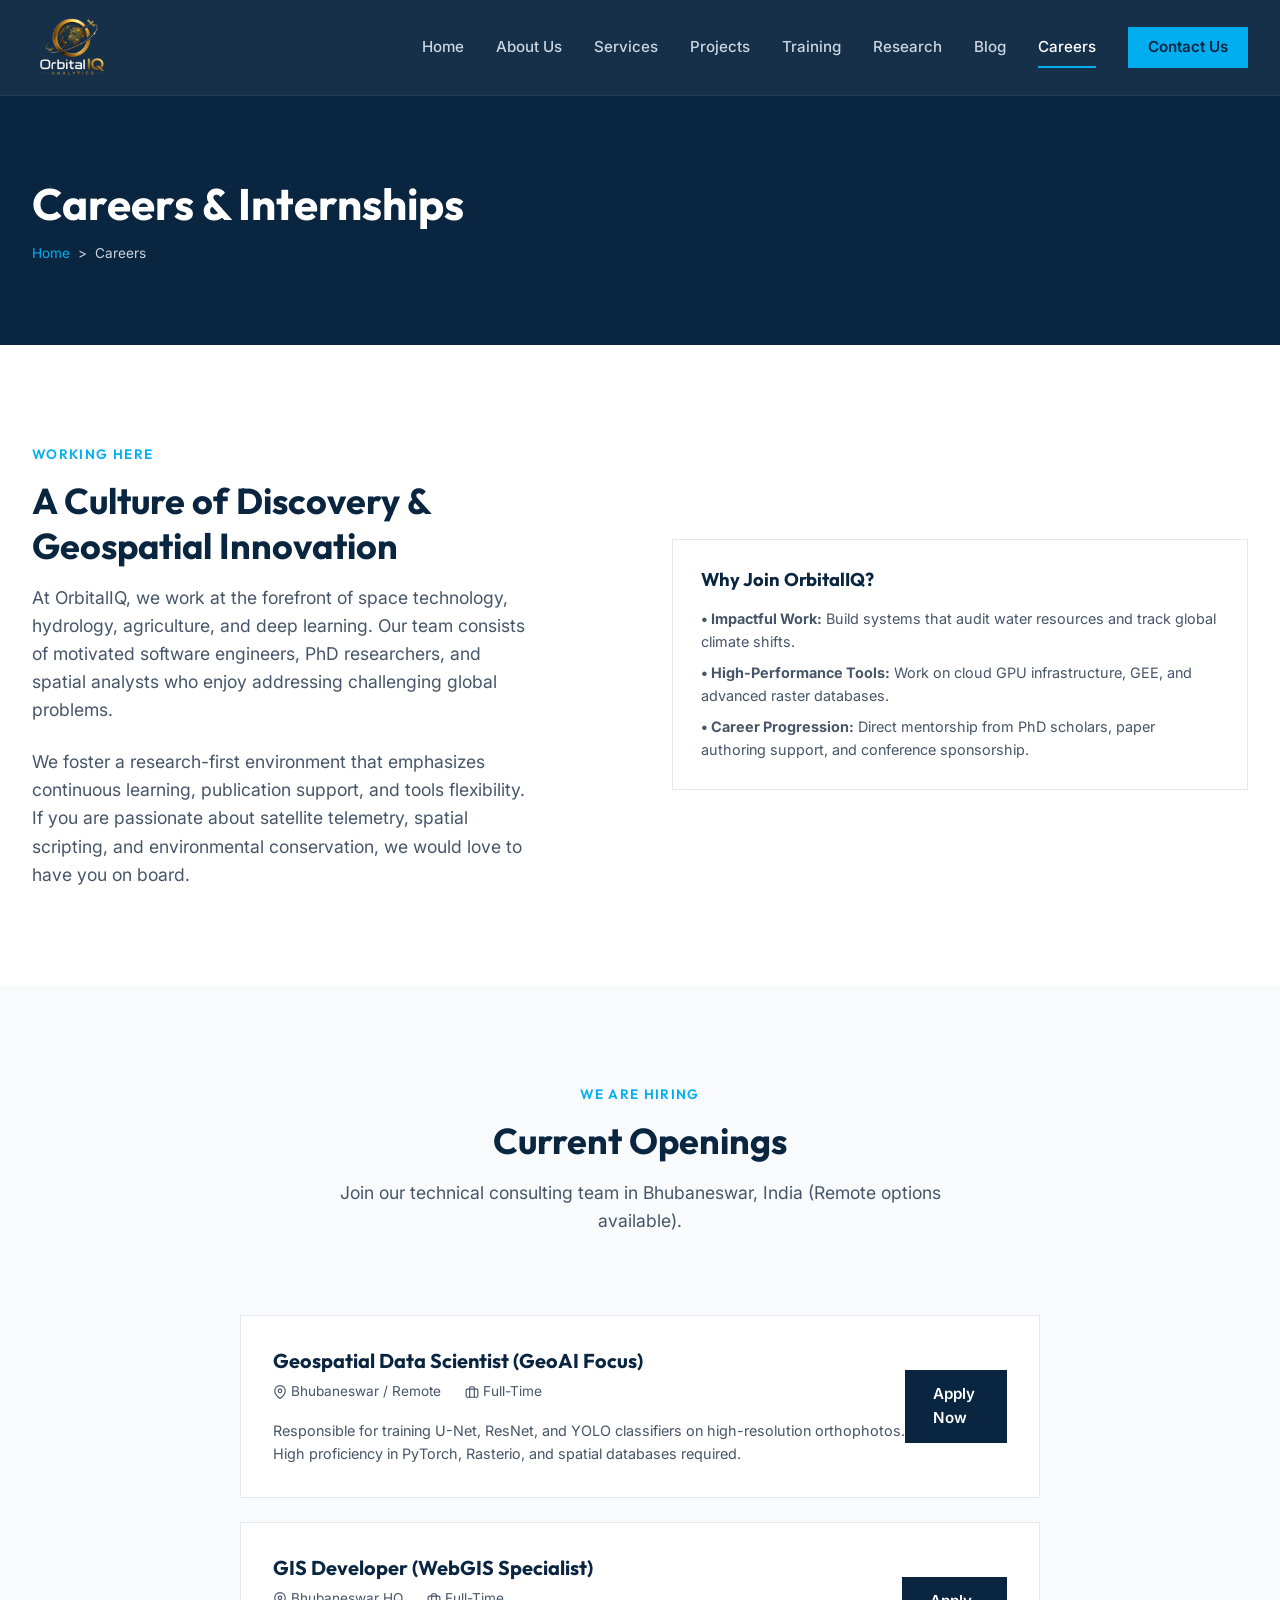
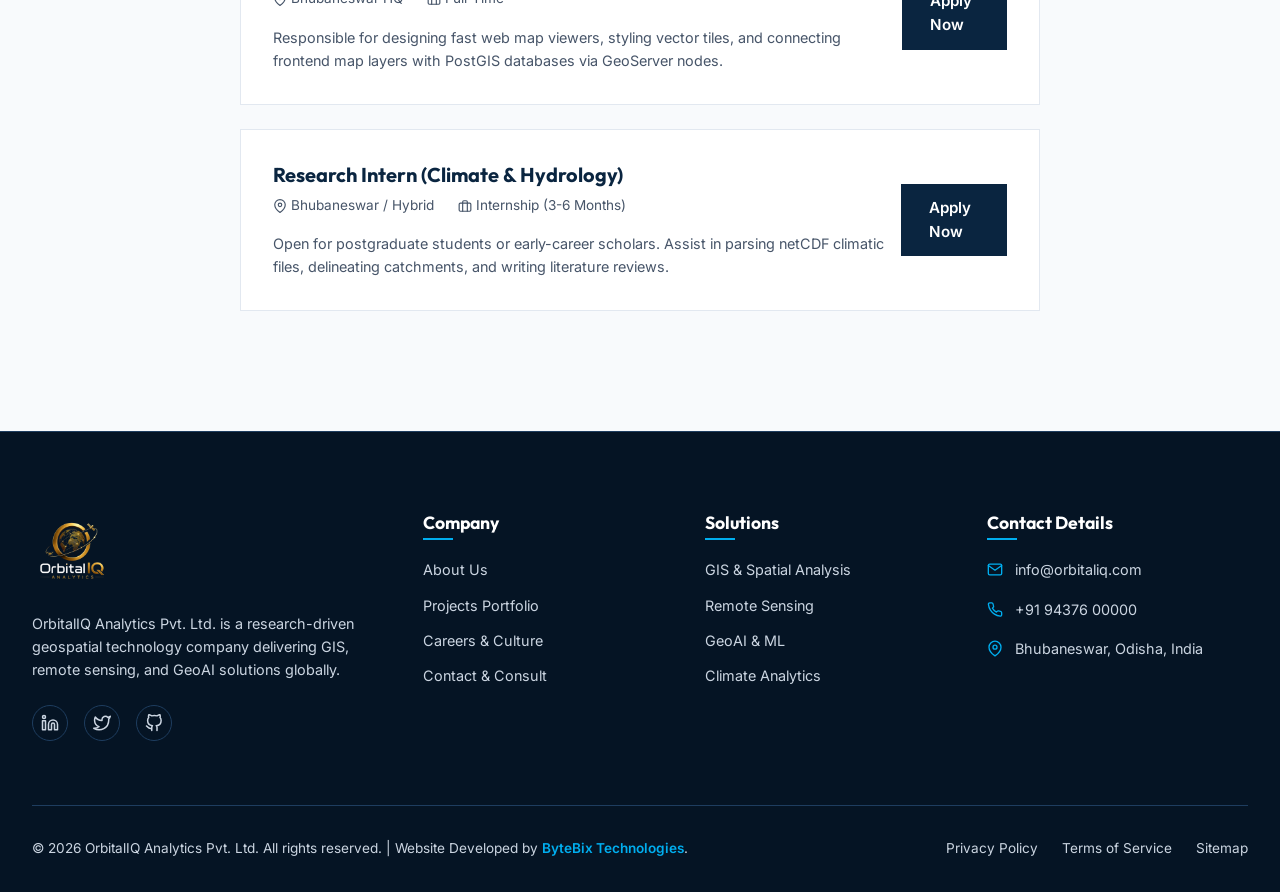
<file: careers.html>
<!DOCTYPE html>
<html lang="en">
<head>
  <meta charset="UTF-8">
  <meta name="viewport" content="width=device-width, initial-scale=1.0">
  
  <!-- SEO Primary Meta Tags -->
  <title>Careers & Opportunities | OrbitalIQ Analytics</title>
  <meta name="title" content="Careers & Opportunities | OrbitalIQ Analytics">
  <meta name="description" content="Join the OrbitalIQ team. Explore open positions in GeoAI, GIS development, and scientific research. Build a meaningful career in spatial data science.">
  
  <!-- Open Graph / Facebook -->
  <meta property="og:type" content="website">
  <meta property="og:url" content="https://orbitaliq.com/careers.html">
  <meta property="og:title" content="Careers & Opportunities | OrbitalIQ Analytics">
  <meta property="og:description" content="Join the OrbitalIQ team. Explore open positions in GeoAI, GIS development, and scientific research. Build a meaningful career in spatial data science.">
  <meta property="og:image" content="https://res.cloudinary.com/ddam1v1kr/image/upload/f_auto/q_auto/OrbitalIQ-og-image_qcav1y.png">

  <!-- Twitter -->
  <meta property="twitter:card" content="summary_large_image">
  <meta property="twitter:url" content="https://orbitaliq.com/careers.html">
  <meta property="twitter:title" content="Careers & Opportunities | OrbitalIQ Analytics">
  <meta property="twitter:description" content="Join the OrbitalIQ team. Explore open positions in GeoAI, GIS development, and scientific research. Build a meaningful career in spatial data science.">
  <meta property="twitter:image" content="https://res.cloudinary.com/ddam1v1kr/image/upload/f_auto/q_auto/OrbitalIQ-og-image_qcav1y.png">

  <link rel="stylesheet" href="./assets/css/styles.css">
  <link rel="icon" type="image/png" href="./assets/images/logo-icon.png" onerror="this.style.display='none'">
</head>
<body>

  <!-- --- Header / Navigation --- -->
  <header class="header" id="headerNav">
    <div class="container nav-container">
      <a href="index.html" class="logo" id="logoLink">
        <img src="./assets/images/logo.png" alt="OrbitalIQ Analytics" class="header-logo">
      </a>
      
      <nav class="nav-menu" id="navMenu">
        <a href="index.html" class="nav-link">Home</a>
        <a href="about.html" class="nav-link">About Us</a>
        <a href="services.html" class="nav-link">Services</a>
        <a href="projects.html" class="nav-link">Projects</a>
        <a href="training.html" class="nav-link">Training</a>
        <a href="research.html" class="nav-link">Research</a>
        <a href="blog.html" class="nav-link">Blog</a>
        <a href="careers.html" class="nav-link">Careers</a>
        <a href="contact.html" class="btn btn-primary" style="padding: 0.5rem 1.25rem;">Contact Us</a>
      </nav>

      <button class="hamburger" id="hamburgerMenu" aria-label="Toggle navigation">
        <span></span>
        <span></span>
        <span></span>
      </button>
    </div>
  </header>

  <!-- --- Page Hero --- -->
  <section class="page-hero" id="careersHero">
    <div class="container">
      <h1 class="page-hero-title">Careers & Internships</h1>
      <div class="breadcrumbs">
        <a href="index.html">Home</a> &gt; <span>Careers</span>
      </div>
    </div>
  </section>

  <!-- --- Intro & Culture --- -->
  <section class="section-padding" id="careersIntro">
    <div class="container">
      <div class="why-grid" style="align-items: center;">
        <div class="why-left">
          <span class="section-tag">Working Here</span>
          <h2 class="section-title">A Culture of Discovery & Geospatial Innovation</h2>
          <p class="section-desc" style="margin-bottom: 1.5rem;">At OrbitalIQ, we work at the forefront of space technology, hydrology, agriculture, and deep learning. Our team consists of motivated software engineers, PhD researchers, and spatial analysts who enjoy addressing challenging global problems.</p>
          <p class="section-desc">We foster a research-first environment that emphasizes continuous learning, publication support, and tools flexibility. If you are passionate about satellite telemetry, spatial scripting, and environmental conservation, we would love to have you on board.</p>
        </div>
        <div class="why-right" style="grid-template-columns: 1fr; gap: 1.5rem;">
          <div class="why-item" id="whyWorkHere">
            <h4 style="color: var(--primary); margin-bottom: 1rem;">Why Join OrbitalIQ?</h4>
            <p style="font-size: 0.9rem; margin-bottom: 0.5rem;"><strong>• Impactful Work:</strong> Build systems that audit water resources and track global climate shifts.</p>
            <p style="font-size: 0.9rem; margin-bottom: 0.5rem;"><strong>• High-Performance Tools:</strong> Work on cloud GPU infrastructure, GEE, and advanced raster databases.</p>
            <p style="font-size: 0.9rem;"><strong>• Career Progression:</strong> Direct mentorship from PhD scholars, paper authoring support, and conference sponsorship.</p>
          </div>
        </div>
      </div>
    </div>
  </section>

  <!-- --- Open Positions --- -->
  <section class="section-padding bg-light-section" id="openPositions">
    <div class="container">
      <div class="section-title-wrapper" style="text-align: center; margin: 0 auto 5rem;">
        <span class="section-tag">We Are Hiring</span>
        <h2 class="section-title">Current Openings</h2>
        <p class="section-desc">Join our technical consulting team in Bhubaneswar, India (Remote options available).</p>
      </div>

      <div class="job-list" id="jobsContainer">
        <!-- Job 1 -->
        <div class="job-card" id="job1">
          <div class="job-info">
            <h3>Geospatial Data Scientist (GeoAI Focus)</h3>
            <div class="job-meta">
              <span>
                <svg xmlns="http://www.w3.org/2000/svg" width="14" height="14" viewBox="0 0 24 24" fill="none" stroke="currentColor" stroke-width="2" stroke-linecap="round" stroke-linejoin="round"><path d="M21 10c0 7-9 13-9 13s-9-6-9-13a9 9 0 0 1 18 0z"/><circle cx="12" cy="10" r="3"/></svg>
                Bhubaneswar / Remote
              </span>
              <span>
                <svg xmlns="http://www.w3.org/2000/svg" width="14" height="14" viewBox="0 0 24 24" fill="none" stroke="currentColor" stroke-width="2" stroke-linecap="round" stroke-linejoin="round"><rect x="2" y="7" width="20" height="14" rx="2" ry="2"/><path d="M16 21V5a2 2 0 0 0-2-2h-4a2 2 0 0 0-2 2v16"/></svg>
                Full-Time
              </span>
            </div>
            <p style="margin-top: 1rem; font-size: 0.9rem; color: var(--text-muted);">Responsible for training U-Net, ResNet, and YOLO classifiers on high-resolution orthophotos. High proficiency in PyTorch, Rasterio, and spatial databases required.</p>
          </div>
          <a href="contact.html?inquiry=careers&role=datascientist" class="btn btn-dark" style="align-self: center;">Apply Now</a>
        </div>

        <!-- Job 2 -->
        <div class="job-card" id="job2">
          <div class="job-info">
            <h3>GIS Developer (WebGIS Specialist)</h3>
            <div class="job-meta">
              <span>
                <svg xmlns="http://www.w3.org/2000/svg" width="14" height="14" viewBox="0 0 24 24" fill="none" stroke="currentColor" stroke-width="2" stroke-linecap="round" stroke-linejoin="round"><path d="M21 10c0 7-9 13-9 13s-9-6-9-13a9 9 0 0 1 18 0z"/><circle cx="12" cy="10" r="3"/></svg>
                Bhubaneswar HQ
              </span>
              <span>
                <svg xmlns="http://www.w3.org/2000/svg" width="14" height="14" viewBox="0 0 24 24" fill="none" stroke="currentColor" stroke-width="2" stroke-linecap="round" stroke-linejoin="round"><rect x="2" y="7" width="20" height="14" rx="2" ry="2"/><path d="M16 21V5a2 2 0 0 0-2-2h-4a2 2 0 0 0-2 2v16"/></svg>
                Full-Time
              </span>
            </div>
            <p style="margin-top: 1rem; font-size: 0.9rem; color: var(--text-muted);">Responsible for designing fast web map viewers, styling vector tiles, and connecting frontend map layers with PostGIS databases via GeoServer nodes.</p>
          </div>
          <a href="contact.html?inquiry=careers&role=gisdev" class="btn btn-dark" style="align-self: center;">Apply Now</a>
        </div>

        <!-- Job 3 -->
        <div class="job-card" id="jobIntern">
          <div class="job-info">
            <h3>Research Intern (Climate & Hydrology)</h3>
            <div class="job-meta">
              <span>
                <svg xmlns="http://www.w3.org/2000/svg" width="14" height="14" viewBox="0 0 24 24" fill="none" stroke="currentColor" stroke-width="2" stroke-linecap="round" stroke-linejoin="round"><path d="M21 10c0 7-9 13-9 13s-9-6-9-13a9 9 0 0 1 18 0z"/><circle cx="12" cy="10" r="3"/></svg>
                Bhubaneswar / Hybrid
              </span>
              <span>
                <svg xmlns="http://www.w3.org/2000/svg" width="14" height="14" viewBox="0 0 24 24" fill="none" stroke="currentColor" stroke-width="2" stroke-linecap="round" stroke-linejoin="round"><rect x="2" y="7" width="20" height="14" rx="2" ry="2"/><path d="M16 21V5a2 2 0 0 0-2-2h-4a2 2 0 0 0-2 2v16"/></svg>
                Internship (3-6 Months)
              </span>
            </div>
            <p style="margin-top: 1rem; font-size: 0.9rem; color: var(--text-muted);">Open for postgraduate students or early-career scholars. Assist in parsing netCDF climatic files, delineating catchments, and writing literature reviews.</p>
          </div>
          <a href="contact.html?inquiry=careers&role=intern" class="btn btn-dark" style="align-self: center;">Apply Now</a>
        </div>
      </div>
    </div>
  </section>

  <!-- --- Footer Section --- -->
  <footer class="footer" id="mainFooter">
    <div class="container">
      <div class="footer-grid">
        <!-- Brand -->
        <div class="footer-brand">
          <a href="index.html" class="logo" style="margin-bottom: 1.2rem;">
            <img src="./assets/images/logo.png" alt="OrbitalIQ Analytics" style="height: 80px; width: auto; display: block;">
          </a>
          <p>OrbitalIQ Analytics Pvt. Ltd. is a research-driven geospatial technology company delivering GIS, remote sensing, and GeoAI solutions globally.</p>
          <div class="footer-socials">
            <a href="#" class="footer-social-link" aria-label="LinkedIn"><svg xmlns="http://www.w3.org/2000/svg" width="18" height="18" viewBox="0 0 24 24" fill="none" stroke="currentColor" stroke-width="2" stroke-linecap="round" stroke-linejoin="round"><path d="M16 8a6 6 0 0 1 6 6v7h-4v-7a2 2 0 0 0-2-2 2 2 0 0 0-2 2v7h-4v-7a6 6 0 0 1 6-6z"/><rect x="2" y="9" width="4" height="12"/><circle cx="4" cy="4" r="2"/></svg></a>
            <a href="#" class="footer-social-link" aria-label="Twitter"><svg xmlns="http://www.w3.org/2000/svg" width="18" height="18" viewBox="0 0 24 24" fill="none" stroke="currentColor" stroke-width="2" stroke-linecap="round" stroke-linejoin="round"><path d="M23 3a10.9 10.9 0 0 1-3.14 1.53 4.48 4.48 0 0 0-7.86 3v1A10.66 10.66 0 0 1 3 4s-4 9 5 13a11.64 11.64 0 0 1-7 2c9 5 20 0 20-11.5a4.5 4.5 0 0 0-.08-.83A7.72 7.72 0 0 0 23 3z"/></svg></a>
            <a href="#" class="footer-social-link" aria-label="GitHub"><svg xmlns="http://www.w3.org/2000/svg" width="18" height="18" viewBox="0 0 24 24" fill="none" stroke="currentColor" stroke-width="2" stroke-linecap="round" stroke-linejoin="round"><path d="M9 19c-5 1.5-5-2.5-7-3m14 6v-3.87a3.37 3.37 0 0 0-.94-2.61c3.14-.35 6.44-1.54 6.44-7A5.44 5.44 0 0 0 20 4.77 5.07 5.07 0 0 0 19.91 1S18.73.65 16 2.48a13.38 13.38 0 0 0-7 0C6.27.65 5.09 1 5.09 1A5.07 5.07 0 0 0 5 4.77a5.44 5.44 0 0 0-1.5 3.78c0 5.42 3.3 6.61 6.44 7A3.37 3.37 0 0 0 9 18.13V22"/></svg></a>
          </div>
        </div>

        <!-- Links -->
        <div class="footer-col">
          <h4>Company</h4>
          <div class="footer-links">
            <a href="about.html" class="footer-link">About Us</a>
            <a href="projects.html" class="footer-link">Projects Portfolio</a>
            <a href="careers.html" class="footer-link">Careers & Culture</a>
            <a href="contact.html" class="footer-link">Contact & Consult</a>
          </div>
        </div>

        <!-- Solutions -->
        <div class="footer-col">
          <h4>Solutions</h4>
          <div class="footer-links">
            <a href="services.html#gis-analysis" class="footer-link">GIS & Spatial Analysis</a>
            <a href="services.html#remote-sensing" class="footer-link">Remote Sensing</a>
            <a href="services.html#geo-ai" class="footer-link">GeoAI & ML</a>
            <a href="services.html#climate-analytics" class="footer-link">Climate Analytics</a>
          </div>
        </div>

        <!-- Contact Info -->
        <div class="footer-col">
          <h4>Contact Details</h4>
          <div class="footer-contact-info">
            <div class="footer-contact-item">
              <svg xmlns="http://www.w3.org/2000/svg" width="16" height="16" viewBox="0 0 24 24" fill="none" stroke="#00AEEF" stroke-width="2" stroke-linecap="round" stroke-linejoin="round"><path d="M4 4h16c1.1 0 2 .9 2 2v12c0 1.1-.9 2-2 2H4c-1.1 0-2-.9-2-2V6c0-1.1.9-2 2-2z"/><polyline points="22,6 12,13 2,6"/></svg>
              <span>info@orbitaliq.com</span>
            </div>
            <div class="footer-contact-item">
              <svg xmlns="http://www.w3.org/2000/svg" width="16" height="16" viewBox="0 0 24 24" fill="none" stroke="#00AEEF" stroke-width="2" stroke-linecap="round" stroke-linejoin="round"><path d="M22 16.92v3a2 2 0 0 1-2.18 2 19.79 19.79 0 0 1-8.63-3.07 19.5 19.5 0 0 1-6-6 19.79 19.79 0 0 1-3.07-8.67A2 2 0 0 1 4.11 2h3a2 2 0 0 1 2 1.72 12.84 12.84 0 0 0 .7 2.81 2 2 0 0 1-.45 2.11L8.09 9.91a16 16 0 0 0 6 6l1.27-1.27a2 2 0 0 1 2.11-.45 12.84 12.84 0 0 0 2.81.7A2 2 0 0 1 22 16.92z"/></svg>
              <span>+91 94376 00000</span>
            </div>
            <div class="footer-contact-item">
              <svg xmlns="http://www.w3.org/2000/svg" width="16" height="16" viewBox="0 0 24 24" fill="none" stroke="#00AEEF" stroke-width="2" stroke-linecap="round" stroke-linejoin="round"><path d="M21 10c0 7-9 13-9 13s-9-6-9-13a9 9 0 0 1 18 0z"/><circle cx="12" cy="10" r="3"/></svg>
              <span>Bhubaneswar, Odisha, India</span>
            </div>
          </div>
        </div>
      </div>

      <div class="footer-bottom">
        <p>&copy; <span id="footerYear">2026</span> OrbitalIQ Analytics Pvt. Ltd. All rights reserved. | Website Developed by <a href="#" style="color: var(--secondary); font-weight: 600;">ByteBix Technologies</a>.</p>
        <div class="footer-bottom-links">
          <a href="#" class="footer-bottom-link">Privacy Policy</a>
          <a href="#" class="footer-bottom-link">Terms of Service</a>
          <a href="#" class="footer-bottom-link">Sitemap</a>
        </div>
      </div>
    </div>
  </footer>

  <script src="./assets/js/main.js"></script>
</body>
</html>
</file>
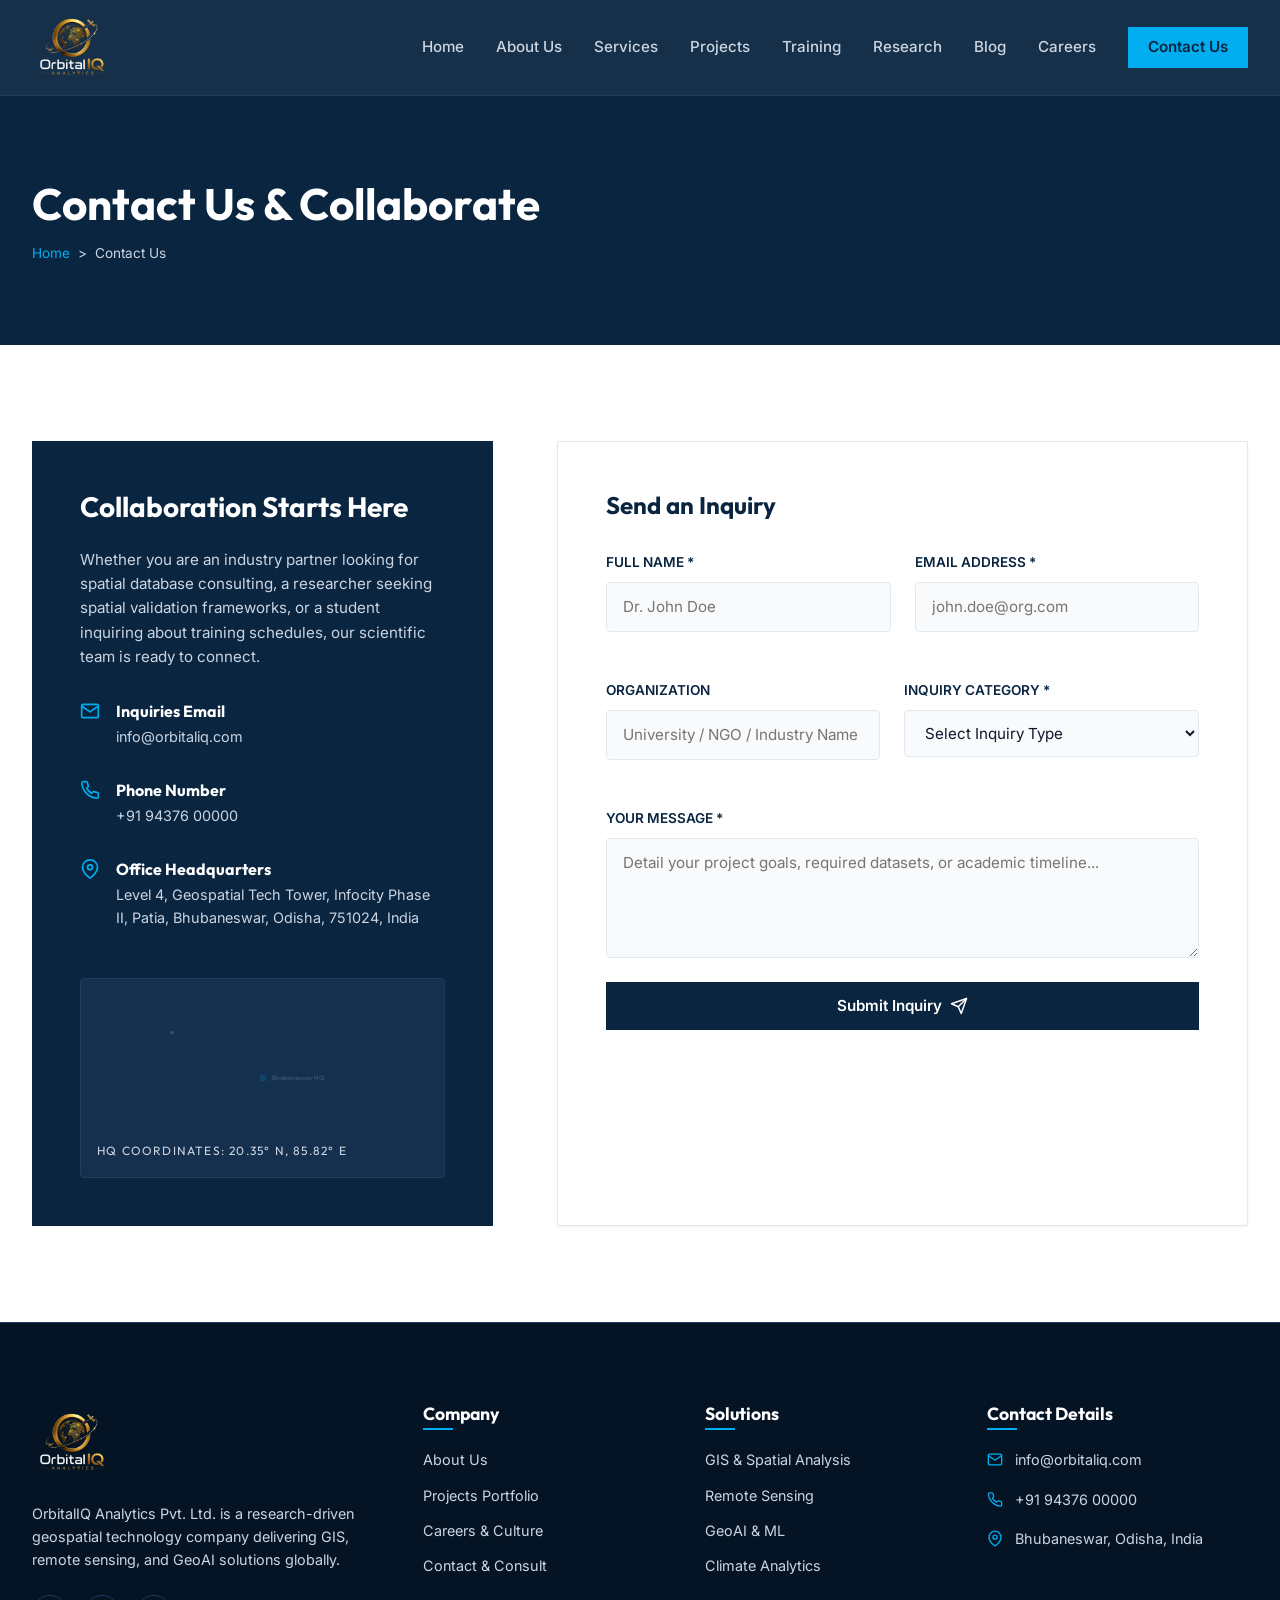
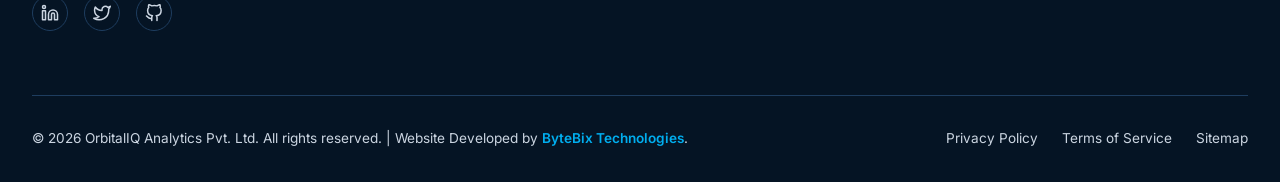
<file: contact.html>
<!DOCTYPE html>
<html lang="en">
<head>
  <meta charset="UTF-8">
  <meta name="viewport" content="width=device-width, initial-scale=1.0">
  
  <!-- SEO Primary Meta Tags -->
  <title>Contact Us | OrbitalIQ Analytics</title>
  <meta name="title" content="Contact Us | OrbitalIQ Analytics">
  <meta name="description" content="Get in touch with OrbitalIQ Analytics. Contact us for geospatial consultancy, research partnerships, training details, or careers.">
  
  <!-- Open Graph / Facebook -->
  <meta property="og:type" content="website">
  <meta property="og:url" content="https://orbitaliq.com/contact.html">
  <meta property="og:title" content="Contact Us | OrbitalIQ Analytics">
  <meta property="og:description" content="Get in touch with OrbitalIQ Analytics. Contact us for geospatial consultancy, research partnerships, training details, or careers.">
  <meta property="og:image" content="https://res.cloudinary.com/ddam1v1kr/image/upload/f_auto/q_auto/OrbitalIQ-og-image_qcav1y.png">

  <!-- Twitter -->
  <meta property="twitter:card" content="summary_large_image">
  <meta property="twitter:url" content="https://orbitaliq.com/contact.html">
  <meta property="twitter:title" content="Contact Us | OrbitalIQ Analytics">
  <meta property="twitter:description" content="Get in touch with OrbitalIQ Analytics. Contact us for geospatial consultancy, research partnerships, training details, or careers.">
  <meta property="twitter:image" content="https://res.cloudinary.com/ddam1v1kr/image/upload/f_auto/q_auto/OrbitalIQ-og-image_qcav1y.png">

  <link rel="stylesheet" href="./assets/css/styles.css">
  <link rel="icon" type="image/png" href="./assets/images/logo-icon.png" onerror="this.style.display='none'">
</head>
<body>

  <!-- --- Header / Navigation --- -->
  <header class="header" id="headerNav">
    <div class="container nav-container">
      <a href="index.html" class="logo" id="logoLink">
        <img src="./assets/images/logo.png" alt="OrbitalIQ Analytics" class="header-logo">
      </a>
      
      <nav class="nav-menu" id="navMenu">
        <a href="index.html" class="nav-link">Home</a>
        <a href="about.html" class="nav-link">About Us</a>
        <a href="services.html" class="nav-link">Services</a>
        <a href="projects.html" class="nav-link">Projects</a>
        <a href="training.html" class="nav-link">Training</a>
        <a href="research.html" class="nav-link">Research</a>
        <a href="blog.html" class="nav-link">Blog</a>
        <a href="careers.html" class="nav-link">Careers</a>
        <a href="contact.html" class="btn btn-primary" style="padding: 0.5rem 1.25rem;">Contact Us</a>
      </nav>

      <button class="hamburger" id="hamburgerMenu" aria-label="Toggle navigation">
        <span></span>
        <span></span>
        <span></span>
      </button>
    </div>
  </header>

  <!-- --- Page Hero --- -->
  <section class="page-hero" id="contactHero">
    <div class="container">
      <h1 class="page-hero-title">Contact Us & Collaborate</h1>
      <div class="breadcrumbs">
        <a href="index.html">Home</a> &gt; <span>Contact Us</span>
      </div>
    </div>
  </section>

  <!-- --- Contact Section --- -->
  <section class="section-padding" id="contactMain">
    <div class="container">
      
      <div class="contact-grid">
        
        <!-- Left Side: Info & Map -->
        <div class="contact-info-block" id="contactInfoPane">
          <div>
            <h3>Collaboration Starts Here</h3>
            <p style="color: var(--text-light-muted); margin-bottom: 2rem; font-size: 0.95rem;">Whether you are an industry partner looking for spatial database consulting, a researcher seeking spatial validation frameworks, or a student inquiring about training schedules, our scientific team is ready to connect.</p>
            
            <div class="contact-info-list">
              <!-- Item 1 -->
              <div class="contact-info-item">
                <div class="contact-info-icon">
                  <svg xmlns="http://www.w3.org/2000/svg" width="20" height="20" viewBox="0 0 24 24" fill="none" stroke="currentColor" stroke-width="2" stroke-linecap="round" stroke-linejoin="round"><path d="M4 4h16c1.1 0 2 .9 2 2v12c0 1.1-.9 2-2 2H4c-1.1 0-2-.9-2-2V6c0-1.1.9-2 2-2z"/><polyline points="22,6 12,13 2,6"/></svg>
                </div>
                <div class="contact-info-text">
                  <h4>Inquiries Email</h4>
                  <p>info@orbitaliq.com</p>
                </div>
              </div>

              <!-- Item 2 -->
              <div class="contact-info-item">
                <div class="contact-info-icon">
                  <svg xmlns="http://www.w3.org/2000/svg" width="20" height="20" viewBox="0 0 24 24" fill="none" stroke="currentColor" stroke-width="2" stroke-linecap="round" stroke-linejoin="round"><path d="M22 16.92v3a2 2 0 0 1-2.18 2 19.79 19.79 0 0 1-8.63-3.07 19.5 19.5 0 0 1-6-6 19.79 19.79 0 0 1-3.07-8.67A2 2 0 0 1 4.11 2h3a2 2 0 0 1 2 1.72 12.84 12.84 0 0 0 .7 2.81 2 2 0 0 1-.45 2.11L8.09 9.91a16 16 0 0 0 6 6l1.27-1.27a2 2 0 0 1 2.11-.45 12.84 12.84 0 0 0 2.81.7A2 2 0 0 1 22 16.92z"/></svg>
                </div>
                <div class="contact-info-text">
                  <h4>Phone Number</h4>
                  <p>+91 94376 00000</p>
                </div>
              </div>

              <!-- Item 3 -->
              <div class="contact-info-item">
                <div class="contact-info-icon">
                  <svg xmlns="http://www.w3.org/2000/svg" width="20" height="20" viewBox="0 0 24 24" fill="none" stroke="currentColor" stroke-width="2" stroke-linecap="round" stroke-linejoin="round"><path d="M21 10c0 7-9 13-9 13s-9-6-9-13a9 9 0 0 1 18 0z"/><circle cx="12" cy="10" r="3"/></svg>
                </div>
                <div class="contact-info-text">
                  <h4>Office Headquarters</h4>
                  <p>Level 4, Geospatial Tech Tower, Infocity Phase II, Patia, Bhubaneswar, Odisha, 751024, India</p>
                </div>
              </div>
            </div>
          </div>

          <!-- Stylized Earth Map SVG -->
          <div class="contact-map-placeholder" id="contactVectorMap">
            <svg viewBox="0 0 800 400" xmlns="http://www.w3.org/2000/svg">
              <path d="M 150 150 A 60 60 0 1 0 270 150 A 60 60 0 1 0 150 150 Z" fill="none" stroke="rgba(0, 174, 239, 0.2)" stroke-width="1" />
              <path d="M 100 200 A 150 100 0 0 1 500 200" fill="none" stroke="rgba(0, 174, 239, 0.1)" stroke-width="1.5" stroke-dasharray="5,5" />
              <circle cx="400" cy="200" r="8" fill="#00AEEF" />
              <circle cx="400" cy="200" r="16" fill="none" stroke="#00AEEF" stroke-width="1.5">
                <animate attributeName="r" values="8;24;8" dur="4s" repeatCount="indefinite" />
                <animate attributeName="opacity" values="1;0;1" dur="4s" repeatCount="indefinite" />
              </circle>
              <text x="420" y="205" fill="#ffffff" font-family="'Outfit', sans-serif" font-size="14" font-weight="600">Bhubaneswar HQ</text>
              <line x1="200" y1="100" x2="400" y2="200" stroke="rgba(0, 174, 239, 0.3)" stroke-width="1" stroke-dasharray="3,3" />
              <circle cx="200" cy="100" r="4" fill="#ffffff" />
            </svg>
            <div style="position: absolute; bottom: 1rem; left: 1rem; z-index: 2; font-family: var(--font-headings); font-size: 0.75rem; text-transform: uppercase; letter-spacing: 0.1em;">
              HQ Coordinates: 20.35° N, 85.82° E
            </div>
          </div>
        </div>

        <!-- Right Side: Form -->
        <div class="contact-form-block" id="contactFormPane">
          <form id="contactForm">
            <h3 style="margin-bottom: 2rem; font-size: 1.5rem;">Send an Inquiry</h3>
            
            <div class="form-group-grid">
              <div class="form-group">
                <label for="name" class="form-label">Full Name *</label>
                <input type="text" id="name" class="form-input" placeholder="Dr. John Doe" required>
              </div>
              <div class="form-group">
                <label for="email" class="form-label">Email Address *</label>
                <input type="email" id="email" class="form-input" placeholder="john.doe@org.com" required>
              </div>
            </div>

            <div class="form-group-grid">
              <div class="form-group">
                <label for="organization" class="form-label">Organization</label>
                <input type="text" id="organization" class="form-input" placeholder="University / NGO / Industry Name">
              </div>
              <div class="form-group">
                <label for="category" class="form-label">Inquiry Category *</label>
                <select id="category" class="form-select" required>
                  <option value="" disabled selected>Select Inquiry Type</option>
                  <option value="services">Consultancy & Project Solutions</option>
                  <option value="research">Academic & Paper Collaborations</option>
                  <option value="training">GIS & GeoAI Internships / Training</option>
                  <option value="careers">Careers & Growth Openings</option>
                  <option value="general">General Corporate Inquiry</option>
                </select>
              </div>
            </div>

            <div class="form-group">
              <label for="message" class="form-label">Your Message *</label>
              <textarea id="message" class="form-textarea" placeholder="Detail your project goals, required datasets, or academic timeline..." required></textarea>
            </div>

            <button type="submit" class="btn btn-dark" style="width: 100%; justify-content: center;" id="formSubmitBtn">
              Submit Inquiry
              <svg xmlns="http://www.w3.org/2000/svg" width="18" height="18" viewBox="0 0 24 24" fill="none" stroke="currentColor" stroke-width="2" stroke-linecap="round" stroke-linejoin="round"><line x1="22" y1="2" x2="11" y2="13"/><polygon points="22 2 15 22 11 13 2 9 22 2"/></svg>
            </button>
            
            <div id="formStatus" class="form-status"></div>
          </form>
        </div>

      </div>

    </div>
  </section>

  <!-- --- Footer Section --- -->
  <footer class="footer" id="mainFooter">
    <div class="container">
      <div class="footer-grid">
        <!-- Brand -->
        <div class="footer-brand">
          <a href="index.html" class="logo" style="margin-bottom: 1.2rem;">
            <img src="./assets/images/logo.png" alt="OrbitalIQ Analytics" style="height: 80px; width: auto; display: block;">
          </a>
          <p>OrbitalIQ Analytics Pvt. Ltd. is a research-driven geospatial technology company delivering GIS, remote sensing, and GeoAI solutions globally.</p>
          <div class="footer-socials">
            <a href="#" class="footer-social-link" aria-label="LinkedIn"><svg xmlns="http://www.w3.org/2000/svg" width="18" height="18" viewBox="0 0 24 24" fill="none" stroke="currentColor" stroke-width="2" stroke-linecap="round" stroke-linejoin="round"><path d="M16 8a6 6 0 0 1 6 6v7h-4v-7a2 2 0 0 0-2-2 2 2 0 0 0-2 2v7h-4v-7a6 6 0 0 1 6-6z"/><rect x="2" y="9" width="4" height="12"/><circle cx="4" cy="4" r="2"/></svg></a>
            <a href="#" class="footer-social-link" aria-label="Twitter"><svg xmlns="http://www.w3.org/2000/svg" width="18" height="18" viewBox="0 0 24 24" fill="none" stroke="currentColor" stroke-width="2" stroke-linecap="round" stroke-linejoin="round"><path d="M23 3a10.9 10.9 0 0 1-3.14 1.53 4.48 4.48 0 0 0-7.86 3v1A10.66 10.66 0 0 1 3 4s-4 9 5 13a11.64 11.64 0 0 1-7 2c9 5 20 0 20-11.5a4.5 4.5 0 0 0-.08-.83A7.72 7.72 0 0 0 23 3z"/></svg></a>
            <a href="#" class="footer-social-link" aria-label="GitHub"><svg xmlns="http://www.w3.org/2000/svg" width="18" height="18" viewBox="0 0 24 24" fill="none" stroke="currentColor" stroke-width="2" stroke-linecap="round" stroke-linejoin="round"><path d="M9 19c-5 1.5-5-2.5-7-3m14 6v-3.87a3.37 3.37 0 0 0-.94-2.61c3.14-.35 6.44-1.54 6.44-7A5.44 5.44 0 0 0 20 4.77 5.07 5.07 0 0 0 19.91 1S18.73.65 16 2.48a13.38 13.38 0 0 0-7 0C6.27.65 5.09 1 5.09 1A5.07 5.07 0 0 0 5 4.77a5.44 5.44 0 0 0-1.5 3.78c0 5.42 3.3 6.61 6.44 7A3.37 3.37 0 0 0 9 18.13V22"/></svg></a>
          </div>
        </div>

        <!-- Links -->
        <div class="footer-col">
          <h4>Company</h4>
          <div class="footer-links">
            <a href="about.html" class="footer-link">About Us</a>
            <a href="projects.html" class="footer-link">Projects Portfolio</a>
            <a href="careers.html" class="footer-link">Careers & Culture</a>
            <a href="contact.html" class="footer-link">Contact & Consult</a>
          </div>
        </div>

        <!-- Solutions -->
        <div class="footer-col">
          <h4>Solutions</h4>
          <div class="footer-links">
            <a href="services.html#gis-analysis" class="footer-link">GIS & Spatial Analysis</a>
            <a href="services.html#remote-sensing" class="footer-link">Remote Sensing</a>
            <a href="services.html#geo-ai" class="footer-link">GeoAI & ML</a>
            <a href="services.html#climate-analytics" class="footer-link">Climate Analytics</a>
          </div>
        </div>

        <!-- Contact Info -->
        <div class="footer-col">
          <h4>Contact Details</h4>
          <div class="footer-contact-info">
            <div class="footer-contact-item">
              <svg xmlns="http://www.w3.org/2000/svg" width="16" height="16" viewBox="0 0 24 24" fill="none" stroke="#00AEEF" stroke-width="2" stroke-linecap="round" stroke-linejoin="round"><path d="M4 4h16c1.1 0 2 .9 2 2v12c0 1.1-.9 2-2 2H4c-1.1 0-2-.9-2-2V6c0-1.1.9-2 2-2z"/><polyline points="22,6 12,13 2,6"/></svg>
              <span>info@orbitaliq.com</span>
            </div>
            <div class="footer-contact-item">
              <svg xmlns="http://www.w3.org/2000/svg" width="16" height="16" viewBox="0 0 24 24" fill="none" stroke="#00AEEF" stroke-width="2" stroke-linecap="round" stroke-linejoin="round"><path d="M22 16.92v3a2 2 0 0 1-2.18 2 19.79 19.79 0 0 1-8.63-3.07 19.5 19.5 0 0 1-6-6 19.79 19.79 0 0 1-3.07-8.67A2 2 0 0 1 4.11 2h3a2 2 0 0 1 2 1.72 12.84 12.84 0 0 0 .7 2.81 2 2 0 0 1-.45 2.11L8.09 9.91a16 16 0 0 0 6 6l1.27-1.27a2 2 0 0 1 2.11-.45 12.84 12.84 0 0 0 2.81.7A2 2 0 0 1 22 16.92z"/></svg>
              <span>+91 94376 00000</span>
            </div>
            <div class="footer-contact-item">
              <svg xmlns="http://www.w3.org/2000/svg" width="16" height="16" viewBox="0 0 24 24" fill="none" stroke="#00AEEF" stroke-width="2" stroke-linecap="round" stroke-linejoin="round"><path d="M21 10c0 7-9 13-9 13s-9-6-9-13a9 9 0 0 1 18 0z"/><circle cx="12" cy="10" r="3"/></svg>
              <span>Bhubaneswar, Odisha, India</span>
            </div>
          </div>
        </div>
      </div>

      <div class="footer-bottom">
        <p>&copy; <span id="footerYear">2026</span> OrbitalIQ Analytics Pvt. Ltd. All rights reserved. | Website Developed by <a href="#" style="color: var(--secondary); font-weight: 600;">ByteBix Technologies</a>.</p>
        <div class="footer-bottom-links">
          <a href="#" class="footer-bottom-link">Privacy Policy</a>
          <a href="#" class="footer-bottom-link">Terms of Service</a>
          <a href="#" class="footer-bottom-link">Sitemap</a>
        </div>
      </div>
    </div>
  </footer>

  <script src="./assets/js/main.js"></script>
</body>
</html>
</file>
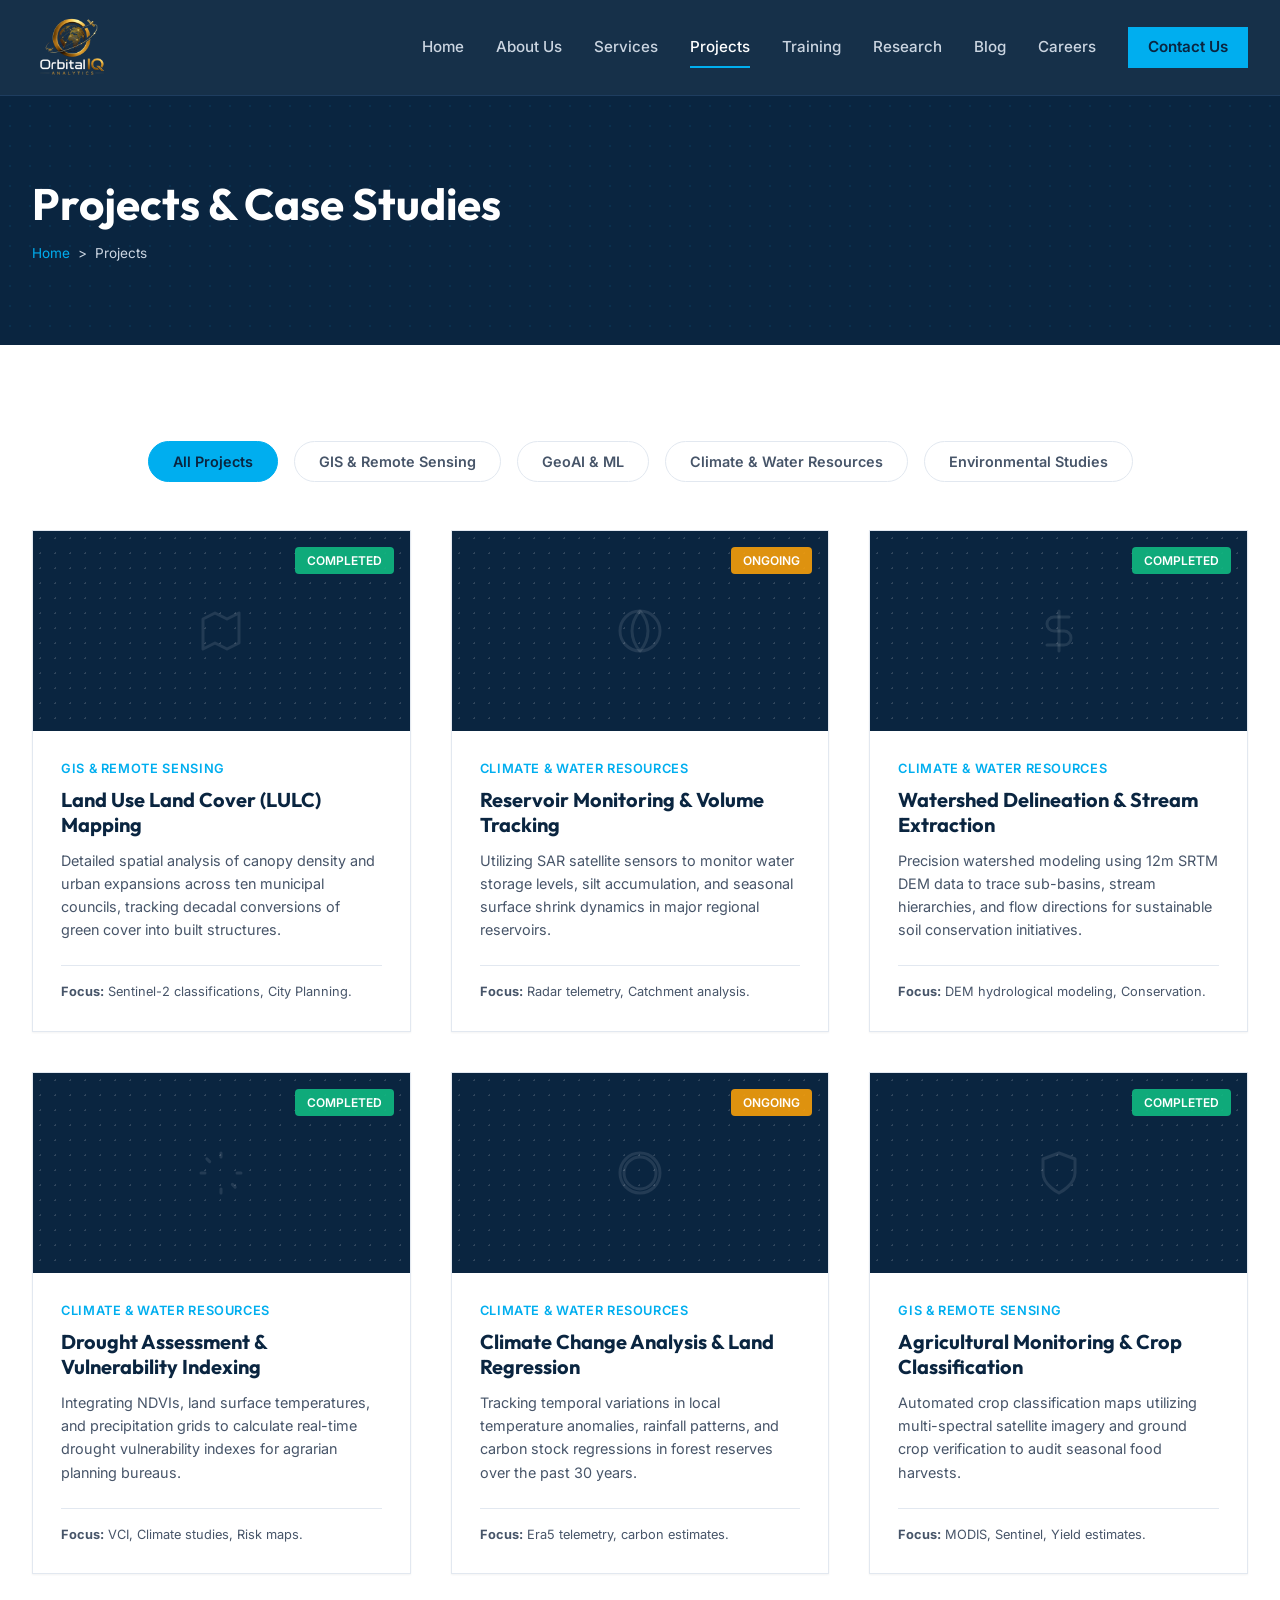
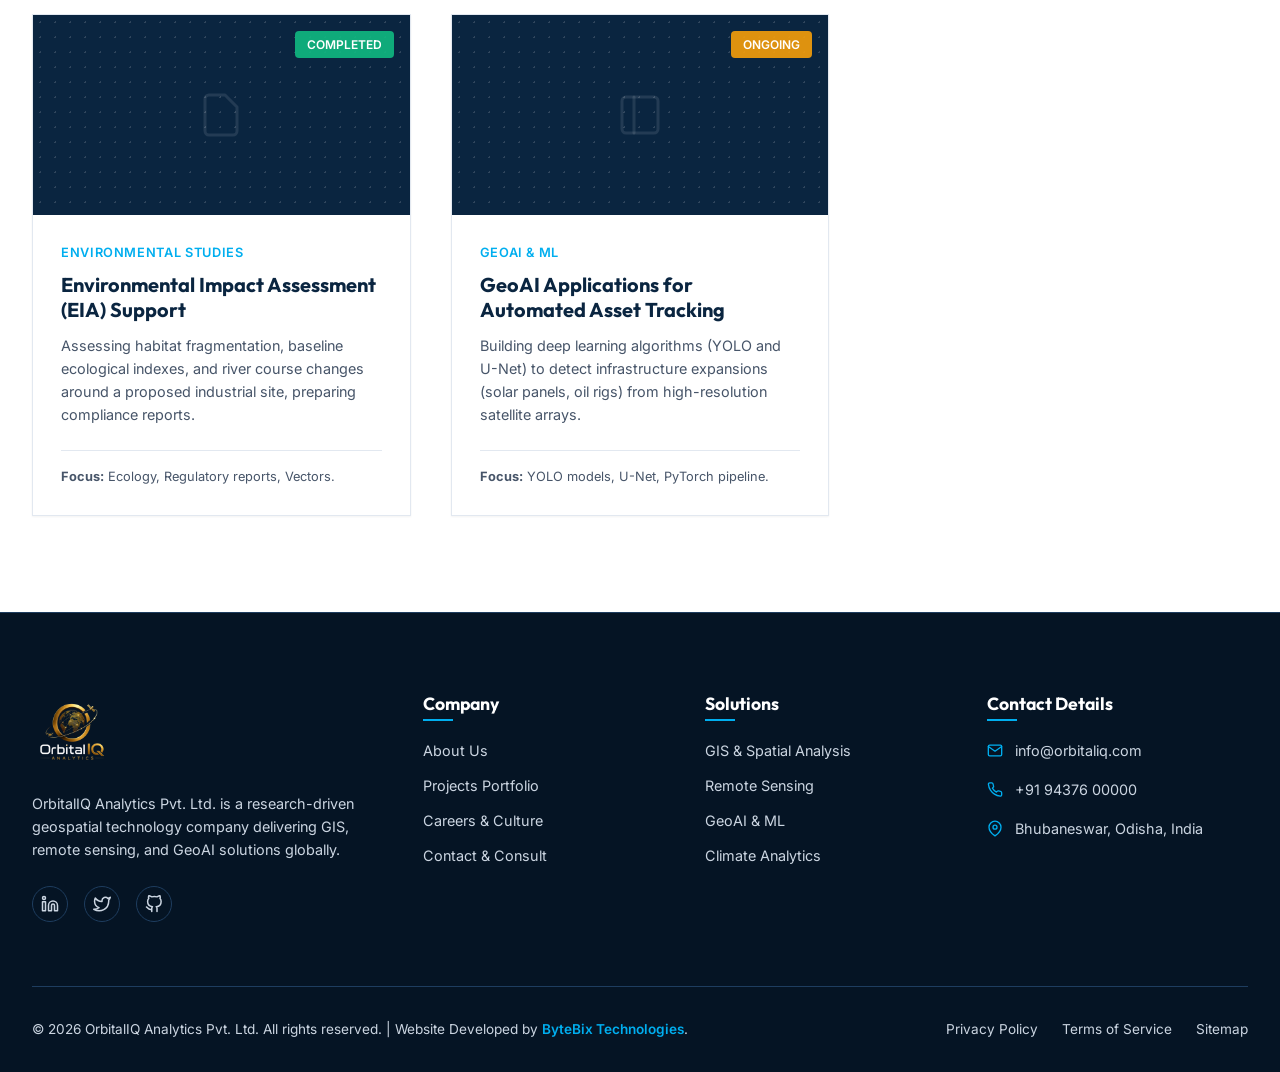
<file: projects.html>
<!DOCTYPE html>
<html lang="en">
<head>
  <meta charset="UTF-8">
  <meta name="viewport" content="width=device-width, initial-scale=1.0">
  
  <!-- SEO Primary Meta Tags -->
  <title>Projects & Case Studies | OrbitalIQ Analytics</title>
  <meta name="title" content="Projects & Case Studies | OrbitalIQ Analytics">
  <meta name="description" content="Browse through OrbitalIQ's completed and ongoing projects in GIS, Remote Sensing, GeoAI, Watershed Delineation, and Climate Change analysis.">
  
  <!-- Open Graph / Facebook -->
  <meta property="og:type" content="website">
  <meta property="og:url" content="https://orbitaliq.com/projects.html">
  <meta property="og:title" content="Projects & Case Studies | OrbitalIQ Analytics">
  <meta property="og:description" content="Browse through OrbitalIQ's completed and ongoing projects in GIS, Remote Sensing, GeoAI, Watershed Delineation, and Climate Change analysis.">
  <meta property="og:image" content="https://res.cloudinary.com/ddam1v1kr/image/upload/f_auto/q_auto/OrbitalIQ-og-image_qcav1y.png">

  <!-- Twitter -->
  <meta property="twitter:card" content="summary_large_image">
  <meta property="twitter:url" content="https://orbitaliq.com/projects.html">
  <meta property="twitter:title" content="Projects & Case Studies | OrbitalIQ Analytics">
  <meta property="twitter:description" content="Browse through OrbitalIQ's completed and ongoing projects in GIS, Remote Sensing, GeoAI, Watershed Delineation, and Climate Change analysis.">
  <meta property="twitter:image" content="https://res.cloudinary.com/ddam1v1kr/image/upload/f_auto/q_auto/OrbitalIQ-og-image_qcav1y.png">

  <link rel="stylesheet" href="./assets/css/styles.css">
  <link rel="icon" type="image/png" href="./assets/images/logo-icon.png" onerror="this.style.display='none'">
</head>
<body>

  <!-- --- Header / Navigation --- -->
  <header class="header" id="headerNav">
    <div class="container nav-container">
      <a href="index.html" class="logo" id="logoLink">
        <img src="./assets/images/logo.png" alt="OrbitalIQ Analytics" class="header-logo">
      </a>
      
      <nav class="nav-menu" id="navMenu">
        <a href="index.html" class="nav-link">Home</a>
        <a href="about.html" class="nav-link">About Us</a>
        <a href="services.html" class="nav-link">Services</a>
        <a href="projects.html" class="nav-link">Projects</a>
        <a href="training.html" class="nav-link">Training</a>
        <a href="research.html" class="nav-link">Research</a>
        <a href="blog.html" class="nav-link">Blog</a>
        <a href="careers.html" class="nav-link">Careers</a>
        <a href="contact.html" class="btn btn-primary" style="padding: 0.5rem 1.25rem;">Contact Us</a>
      </nav>

      <button class="hamburger" id="hamburgerMenu" aria-label="Toggle navigation">
        <span></span>
        <span></span>
        <span></span>
      </button>
    </div>
  </header>

  <!-- --- Page Hero --- -->
  <section class="page-hero" id="projectsHero">
    <div class="container">
      <h1 class="page-hero-title">Projects & Case Studies</h1>
      <div class="breadcrumbs">
        <a href="index.html">Home</a> &gt; <span>Projects</span>
      </div>
    </div>
  </section>

  <!-- --- Portfolio Section --- -->
  <section class="section-padding" id="portfolioSection">
    <div class="container">
      
      <!-- Filter Controls -->
      <div class="project-filters" id="portfolioFilters">
        <button class="filter-btn active" data-filter="all">All Projects</button>
        <button class="filter-btn" data-filter="gis-rs">GIS & Remote Sensing</button>
        <button class="filter-btn" data-filter="geo-ai">GeoAI & ML</button>
        <button class="filter-btn" data-filter="climate-water">Climate & Water Resources</button>
        <button class="filter-btn" data-filter="environmental">Environmental Studies</button>
      </div>

      <!-- Project Cards Grid -->
      <div class="project-grid" id="portfolioGrid">
        
        <!-- Project 1 -->
        <div class="project-card" data-category="gis-rs" id="projLulc">
          <div class="project-img-wrapper">
            <div class="project-img-placeholder">
              <svg xmlns="http://www.w3.org/2000/svg" width="48" height="48" viewBox="0 0 24 24" fill="none" stroke="currentColor" stroke-width="1.5" stroke-linecap="round" stroke-linejoin="round"><polygon points="3 6 9 3 15 6 21 3 21 18 15 21 9 18 3 21"/></svg>
            </div>
            <span class="project-badge completed">Completed</span>
          </div>
          <div class="project-card-content">
            <span class="project-cat">GIS & Remote Sensing</span>
            <div class="project-title">
              <h3>Land Use Land Cover (LULC) Mapping</h3>
            </div>
            <p class="project-summary">Detailed spatial analysis of canopy density and urban expansions across ten municipal councils, tracking decadal conversions of green cover into built structures.</p>
            <div style="font-size: 0.8rem; border-top: 1px solid var(--border-color); padding-top: 1rem; color: var(--text-muted);">
              <strong>Focus:</strong> Sentinel-2 classifications, City Planning.
            </div>
          </div>
        </div>

        <!-- Project 2 -->
        <div class="project-card" data-category="climate-water" id="projReservoir">
          <div class="project-img-wrapper">
            <div class="project-img-placeholder">
              <svg xmlns="http://www.w3.org/2000/svg" width="48" height="48" viewBox="0 0 24 24" fill="none" stroke="currentColor" stroke-width="1.5" stroke-linecap="round" stroke-linejoin="round"><circle cx="12" cy="12" r="10"/><path d="M12 2a15.3 15.3 0 0 1 4 10 15.3 15.3 0 0 1-4 10 15.3 15.3 0 0 1-4-10 15.3 15.3 0 0 1 4-10z"/></svg>
            </div>
            <span class="project-badge ongoing">Ongoing</span>
          </div>
          <div class="project-card-content">
            <span class="project-cat">Climate & Water Resources</span>
            <div class="project-title">
              <h3>Reservoir Monitoring & Volume Tracking</h3>
            </div>
            <p class="project-summary">Utilizing SAR satellite sensors to monitor water storage levels, silt accumulation, and seasonal surface shrink dynamics in major regional reservoirs.</p>
            <div style="font-size: 0.8rem; border-top: 1px solid var(--border-color); padding-top: 1rem; color: var(--text-muted);">
              <strong>Focus:</strong> Radar telemetry, Catchment analysis.
            </div>
          </div>
        </div>

        <!-- Project 3 -->
        <div class="project-card" data-category="climate-water" id="projWatershed">
          <div class="project-img-wrapper">
            <div class="project-img-placeholder">
              <svg xmlns="http://www.w3.org/2000/svg" width="48" height="48" viewBox="0 0 24 24" fill="none" stroke="currentColor" stroke-width="1.5" stroke-linecap="round" stroke-linejoin="round"><path d="M12 2v20"/><path d="M17 5H9.5a3.5 3.5 0 0 0 0 7h5a3.5 3.5 0 0 1 0 7H6"/></svg>
            </div>
            <span class="project-badge completed">Completed</span>
          </div>
          <div class="project-card-content">
            <span class="project-cat">Climate & Water Resources</span>
            <div class="project-title">
              <h3>Watershed Delineation & Stream Extraction</h3>
            </div>
            <p class="project-summary">Precision watershed modeling using 12m SRTM DEM data to trace sub-basins, stream hierarchies, and flow directions for sustainable soil conservation initiatives.</p>
            <div style="font-size: 0.8rem; border-top: 1px solid var(--border-color); padding-top: 1rem; color: var(--text-muted);">
              <strong>Focus:</strong> DEM hydrological modeling, Conservation.
            </div>
          </div>
        </div>

        <!-- Project 4 -->
        <div class="project-card" data-category="climate-water" id="projDrought">
          <div class="project-img-wrapper">
            <div class="project-img-placeholder">
              <svg xmlns="http://www.w3.org/2000/svg" width="48" height="48" viewBox="0 0 24 24" fill="none" stroke="currentColor" stroke-width="1.5" stroke-linecap="round" stroke-linejoin="round"><path d="M12 2v2M12 20v2M4.93 4.93l1.41 1.41M17.66 17.66l1.41 1.41M2 12h2M20 12h2"/></svg>
            </div>
            <span class="project-badge completed">Completed</span>
          </div>
          <div class="project-card-content">
            <span class="project-cat">Climate & Water Resources</span>
            <div class="project-title">
              <h3>Drought Assessment & Vulnerability Indexing</h3>
            </div>
            <p class="project-summary">Integrating NDVIs, land surface temperatures, and precipitation grids to calculate real-time drought vulnerability indexes for agrarian planning bureaus.</p>
            <div style="font-size: 0.8rem; border-top: 1px solid var(--border-color); padding-top: 1rem; color: var(--text-muted);">
              <strong>Focus:</strong> VCI, Climate studies, Risk maps.
            </div>
          </div>
        </div>

        <!-- Project 5 -->
        <div class="project-card" data-category="climate-water" id="projClimate">
          <div class="project-img-wrapper">
            <div class="project-img-placeholder">
              <svg xmlns="http://www.w3.org/2000/svg" width="48" height="48" viewBox="0 0 24 24" fill="none" stroke="currentColor" stroke-width="1.5" stroke-linecap="round" stroke-linejoin="round"><path d="M12 2a10 10 0 1 0 10 10A10 10 0 0 0 12 2zm0 18a8 8 0 1 1 8-8 8 8 0 0 1-8 8z"/></svg>
            </div>
            <span class="project-badge ongoing">Ongoing</span>
          </div>
          <div class="project-card-content">
            <span class="project-cat">Climate & Water Resources</span>
            <div class="project-title">
              <h3>Climate Change Analysis & Land Regression</h3>
            </div>
            <p class="project-summary">Tracking temporal variations in local temperature anomalies, rainfall patterns, and carbon stock regressions in forest reserves over the past 30 years.</p>
            <div style="font-size: 0.8rem; border-top: 1px solid var(--border-color); padding-top: 1rem; color: var(--text-muted);">
              <strong>Focus:</strong> Era5 telemetry, carbon estimates.
            </div>
          </div>
        </div>

        <!-- Project 6 -->
        <div class="project-card" data-category="gis-rs" id="projAgri">
          <div class="project-img-wrapper">
            <div class="project-img-placeholder">
              <svg xmlns="http://www.w3.org/2000/svg" width="48" height="48" viewBox="0 0 24 24" fill="none" stroke="currentColor" stroke-width="1.5" stroke-linecap="round" stroke-linejoin="round"><path d="M12 22s8-4 8-10V5l-8-3-8 3v7c0 6 8 10 8 10z"/></svg>
            </div>
            <span class="project-badge completed">Completed</span>
          </div>
          <div class="project-card-content">
            <span class="project-cat">GIS & Remote Sensing</span>
            <div class="project-title">
              <h3>Agricultural Monitoring & Crop Classification</h3>
            </div>
            <p class="project-summary">Automated crop classification maps utilizing multi-spectral satellite imagery and ground crop verification to audit seasonal food harvests.</p>
            <div style="font-size: 0.8rem; border-top: 1px solid var(--border-color); padding-top: 1rem; color: var(--text-muted);">
              <strong>Focus:</strong> MODIS, Sentinel, Yield estimates.
            </div>
          </div>
        </div>

        <!-- Project 7 -->
        <div class="project-card" data-category="environmental" id="projEia">
          <div class="project-img-wrapper">
            <div class="project-img-placeholder">
              <svg xmlns="http://www.w3.org/2000/svg" width="48" height="48" viewBox="0 0 24 24" fill="none" stroke="currentColor" stroke-width="1.5" stroke-linecap="round" stroke-linejoin="round"><path d="M14 2H6a2 2 0 0 0-2 2v16a2 2 0 0 0 2 2h12a2 2 0 0 0 2-2V8z"/></svg>
            </div>
            <span class="project-badge completed">Completed</span>
          </div>
          <div class="project-card-content">
            <span class="project-cat">Environmental Studies</span>
            <div class="project-title">
              <h3>Environmental Impact Assessment (EIA) Support</h3>
            </div>
            <p class="project-summary">Assessing habitat fragmentation, baseline ecological indexes, and river course changes around a proposed industrial site, preparing compliance reports.</p>
            <div style="font-size: 0.8rem; border-top: 1px solid var(--border-color); padding-top: 1rem; color: var(--text-muted);">
              <strong>Focus:</strong> Ecology, Regulatory reports, Vectors.
            </div>
          </div>
        </div>

        <!-- Project 8 -->
        <div class="project-card" data-category="geo-ai" id="projGeoai">
          <div class="project-img-wrapper">
            <div class="project-img-placeholder">
              <svg xmlns="http://www.w3.org/2000/svg" width="48" height="48" viewBox="0 0 24 24" fill="none" stroke="currentColor" stroke-width="1.5" stroke-linecap="round" stroke-linejoin="round"><rect x="3" y="3" width="18" height="18" rx="2" ry="2"/><line x1="9" y1="3" x2="9" y2="21"/></svg>
            </div>
            <span class="project-badge ongoing">Ongoing</span>
          </div>
          <div class="project-card-content">
            <span class="project-cat">GeoAI & ML</span>
            <div class="project-title">
              <h3>GeoAI Applications for Automated Asset Tracking</h3>
            </div>
            <p class="project-summary">Building deep learning algorithms (YOLO and U-Net) to detect infrastructure expansions (solar panels, oil rigs) from high-resolution satellite arrays.</p>
            <div style="font-size: 0.8rem; border-top: 1px solid var(--border-color); padding-top: 1rem; color: var(--text-muted);">
              <strong>Focus:</strong> YOLO models, U-Net, PyTorch pipeline.
            </div>
          </div>
        </div>

      </div>
    </div>
  </section>

  <!-- --- Footer Section --- -->
  <footer class="footer" id="mainFooter">
    <div class="container">
      <div class="footer-grid">
        <!-- Brand -->
        <div class="footer-brand">
          <a href="index.html" class="logo" style="margin-bottom: 1.2rem;">
            <img src="./assets/images/logo.png" alt="OrbitalIQ Analytics" style="height: 80px; width: auto; display: block;">
          </a>
          <p>OrbitalIQ Analytics Pvt. Ltd. is a research-driven geospatial technology company delivering GIS, remote sensing, and GeoAI solutions globally.</p>
          <div class="footer-socials">
            <a href="#" class="footer-social-link" aria-label="LinkedIn"><svg xmlns="http://www.w3.org/2000/svg" width="18" height="18" viewBox="0 0 24 24" fill="none" stroke="currentColor" stroke-width="2" stroke-linecap="round" stroke-linejoin="round"><path d="M16 8a6 6 0 0 1 6 6v7h-4v-7a2 2 0 0 0-2-2 2 2 0 0 0-2 2v7h-4v-7a6 6 0 0 1 6-6z"/><rect x="2" y="9" width="4" height="12"/><circle cx="4" cy="4" r="2"/></svg></a>
            <a href="#" class="footer-social-link" aria-label="Twitter"><svg xmlns="http://www.w3.org/2000/svg" width="18" height="18" viewBox="0 0 24 24" fill="none" stroke="currentColor" stroke-width="2" stroke-linecap="round" stroke-linejoin="round"><path d="M23 3a10.9 10.9 0 0 1-3.14 1.53 4.48 4.48 0 0 0-7.86 3v1A10.66 10.66 0 0 1 3 4s-4 9 5 13a11.64 11.64 0 0 1-7 2c9 5 20 0 20-11.5a4.5 4.5 0 0 0-.08-.83A7.72 7.72 0 0 0 23 3z"/></svg></a>
            <a href="#" class="footer-social-link" aria-label="GitHub"><svg xmlns="http://www.w3.org/2000/svg" width="18" height="18" viewBox="0 0 24 24" fill="none" stroke="currentColor" stroke-width="2" stroke-linecap="round" stroke-linejoin="round"><path d="M9 19c-5 1.5-5-2.5-7-3m14 6v-3.87a3.37 3.37 0 0 0-.94-2.61c3.14-.35 6.44-1.54 6.44-7A5.44 5.44 0 0 0 20 4.77 5.07 5.07 0 0 0 19.91 1S18.73.65 16 2.48a13.38 13.38 0 0 0-7 0C6.27.65 5.09 1 5.09 1A5.07 5.07 0 0 0 5 4.77a5.44 5.44 0 0 0-1.5 3.78c0 5.42 3.3 6.61 6.44 7A3.37 3.37 0 0 0 9 18.13V22"/></svg></a>
          </div>
        </div>

        <!-- Links -->
        <div class="footer-col">
          <h4>Company</h4>
          <div class="footer-links">
            <a href="about.html" class="footer-link">About Us</a>
            <a href="projects.html" class="footer-link">Projects Portfolio</a>
            <a href="careers.html" class="footer-link">Careers & Culture</a>
            <a href="contact.html" class="footer-link">Contact & Consult</a>
          </div>
        </div>

        <!-- Solutions -->
        <div class="footer-col">
          <h4>Solutions</h4>
          <div class="footer-links">
            <a href="services.html#gis-analysis" class="footer-link">GIS & Spatial Analysis</a>
            <a href="services.html#remote-sensing" class="footer-link">Remote Sensing</a>
            <a href="services.html#geo-ai" class="footer-link">GeoAI & ML</a>
            <a href="services.html#climate-analytics" class="footer-link">Climate Analytics</a>
          </div>
        </div>

        <!-- Contact Info -->
        <div class="footer-col">
          <h4>Contact Details</h4>
          <div class="footer-contact-info">
            <div class="footer-contact-item">
              <svg xmlns="http://www.w3.org/2000/svg" width="16" height="16" viewBox="0 0 24 24" fill="none" stroke="#00AEEF" stroke-width="2" stroke-linecap="round" stroke-linejoin="round"><path d="M4 4h16c1.1 0 2 .9 2 2v12c0 1.1-.9 2-2 2H4c-1.1 0-2-.9-2-2V6c0-1.1.9-2 2-2z"/><polyline points="22,6 12,13 2,6"/></svg>
              <span>info@orbitaliq.com</span>
            </div>
            <div class="footer-contact-item">
              <svg xmlns="http://www.w3.org/2000/svg" width="16" height="16" viewBox="0 0 24 24" fill="none" stroke="#00AEEF" stroke-width="2" stroke-linecap="round" stroke-linejoin="round"><path d="M22 16.92v3a2 2 0 0 1-2.18 2 19.79 19.79 0 0 1-8.63-3.07 19.5 19.5 0 0 1-6-6 19.79 19.79 0 0 1-3.07-8.67A2 2 0 0 1 4.11 2h3a2 2 0 0 1 2 1.72 12.84 12.84 0 0 0 .7 2.81 2 2 0 0 1-.45 2.11L8.09 9.91a16 16 0 0 0 6 6l1.27-1.27a2 2 0 0 1 2.11-.45 12.84 12.84 0 0 0 2.81.7A2 2 0 0 1 22 16.92z"/></svg>
              <span>+91 94376 00000</span>
            </div>
            <div class="footer-contact-item">
              <svg xmlns="http://www.w3.org/2000/svg" width="16" height="16" viewBox="0 0 24 24" fill="none" stroke="#00AEEF" stroke-width="2" stroke-linecap="round" stroke-linejoin="round"><path d="M21 10c0 7-9 13-9 13s-9-6-9-13a9 9 0 0 1 18 0z"/><circle cx="12" cy="10" r="3"/></svg>
              <span>Bhubaneswar, Odisha, India</span>
            </div>
          </div>
        </div>
      </div>

      <div class="footer-bottom">
        <p>&copy; <span id="footerYear">2026</span> OrbitalIQ Analytics Pvt. Ltd. All rights reserved. | Website Developed by <a href="#" style="color: var(--secondary); font-weight: 600;">ByteBix Technologies</a>.</p>
        <div class="footer-bottom-links">
          <a href="#" class="footer-bottom-link">Privacy Policy</a>
          <a href="#" class="footer-bottom-link">Terms of Service</a>
          <a href="#" class="footer-bottom-link">Sitemap</a>
        </div>
      </div>
    </div>
  </footer>

  <script src="./assets/js/main.js"></script>
</body>
</html>
</file>
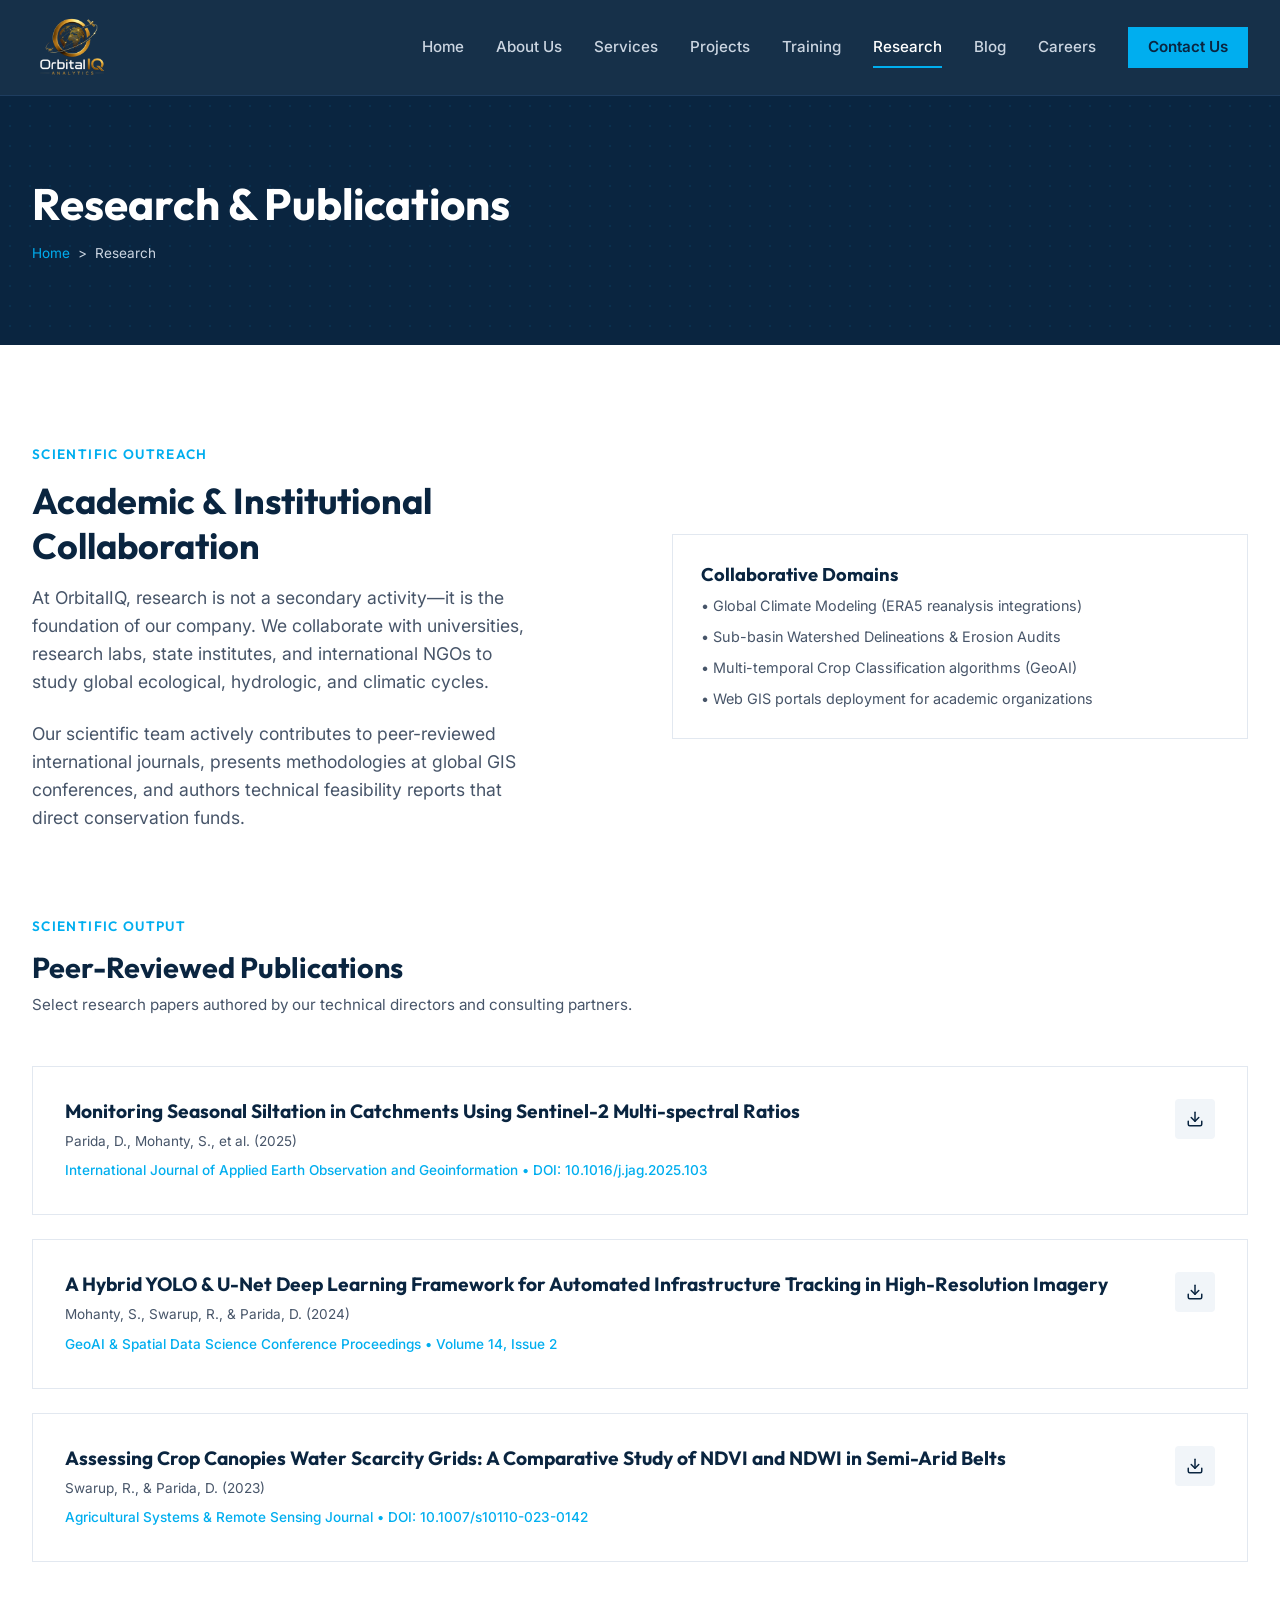
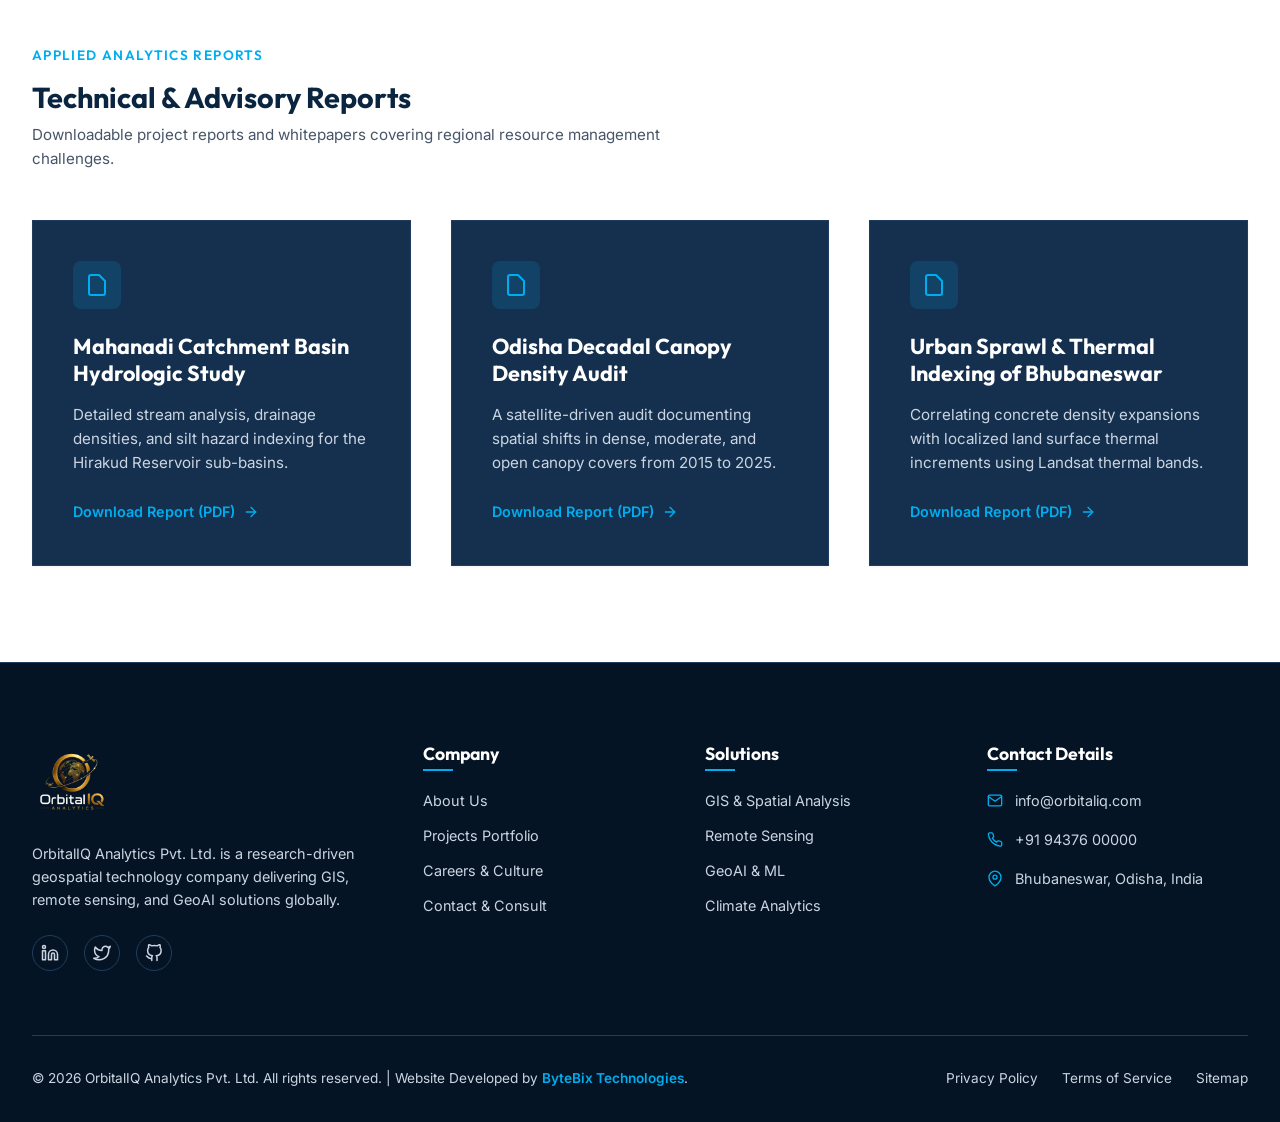
<file: research.html>
<!DOCTYPE html>
<html lang="en">
<head>
  <meta charset="UTF-8">
  <meta name="viewport" content="width=device-width, initial-scale=1.0">
  
  <!-- SEO Primary Meta Tags -->
  <title>Research & Publications | OrbitalIQ Analytics</title>
  <meta name="title" content="Research & Publications | OrbitalIQ Analytics">
  <meta name="description" content="Explore OrbitalIQ's research publications, downloadable technical reports, and academic collaborations in hydrology, forestry, and GeoAI.">
  
  <!-- Open Graph / Facebook -->
  <meta property="og:type" content="website">
  <meta property="og:url" content="https://orbitaliq.com/research.html">
  <meta property="og:title" content="Research & Publications | OrbitalIQ Analytics">
  <meta property="og:description" content="Explore OrbitalIQ's research publications, downloadable technical reports, and academic collaborations in hydrology, forestry, and GeoAI.">
  <meta property="og:image" content="https://res.cloudinary.com/ddam1v1kr/image/upload/f_auto/q_auto/OrbitalIQ-og-image_qcav1y.png">

  <!-- Twitter -->
  <meta property="twitter:card" content="summary_large_image">
  <meta property="twitter:url" content="https://orbitaliq.com/research.html">
  <meta property="twitter:title" content="Research & Publications | OrbitalIQ Analytics">
  <meta property="twitter:description" content="Explore OrbitalIQ's research publications, downloadable technical reports, and academic collaborations in hydrology, forestry, and GeoAI.">
  <meta property="twitter:image" content="https://res.cloudinary.com/ddam1v1kr/image/upload/f_auto/q_auto/OrbitalIQ-og-image_qcav1y.png">

  <link rel="stylesheet" href="./assets/css/styles.css">
  <link rel="icon" type="image/png" href="./assets/images/logo-icon.png" onerror="this.style.display='none'">
</head>
<body>

  <!-- --- Header / Navigation --- -->
  <header class="header" id="headerNav">
    <div class="container nav-container">
      <a href="index.html" class="logo" id="logoLink">
        <img src="./assets/images/logo.png" alt="OrbitalIQ Analytics" class="header-logo">
      </a>
      
      <nav class="nav-menu" id="navMenu">
        <a href="index.html" class="nav-link">Home</a>
        <a href="about.html" class="nav-link">About Us</a>
        <a href="services.html" class="nav-link">Services</a>
        <a href="projects.html" class="nav-link">Projects</a>
        <a href="training.html" class="nav-link">Training</a>
        <a href="research.html" class="nav-link">Research</a>
        <a href="blog.html" class="nav-link">Blog</a>
        <a href="careers.html" class="nav-link">Careers</a>
        <a href="contact.html" class="btn btn-primary" style="padding: 0.5rem 1.25rem;">Contact Us</a>
      </nav>

      <button class="hamburger" id="hamburgerMenu" aria-label="Toggle navigation">
        <span></span>
        <span></span>
        <span></span>
      </button>
    </div>
  </header>

  <!-- --- Page Hero --- -->
  <section class="page-hero" id="researchHero">
    <div class="container">
      <h1 class="page-hero-title">Research & Publications</h1>
      <div class="breadcrumbs">
        <a href="index.html">Home</a> &gt; <span>Research</span>
      </div>
    </div>
  </section>

  <!-- --- Main Research Body --- -->
  <section class="section-padding" id="researchMain">
    <div class="container">
      
      <!-- Collaboration Overview -->
      <div class="why-grid" style="align-items: center; margin-bottom: 5rem;">
        <div class="why-left">
          <span class="section-tag">Scientific Outreach</span>
          <h2 class="section-title">Academic & Institutional Collaboration</h2>
          <p class="section-desc" style="margin-bottom: 1.5rem;">At OrbitalIQ, research is not a secondary activity—it is the foundation of our company. We collaborate with universities, research labs, state institutes, and international NGOs to study global ecological, hydrologic, and climatic cycles.</p>
          <p class="section-desc">Our scientific team actively contributes to peer-reviewed international journals, presents methodologies at global GIS conferences, and authors technical feasibility reports that direct conservation funds.</p>
        </div>
        <div class="why-right" style="grid-template-columns: 1fr; gap: 1.5rem;">
          <div class="why-item" id="collaborationCard">
            <h4 style="color: var(--primary); margin-bottom: 0.5rem;">Collaborative Domains</h4>
            <p style="font-size: 0.9rem; margin-bottom: 0.5rem;">• Global Climate Modeling (ERA5 reanalysis integrations)</p>
            <p style="font-size: 0.9rem; margin-bottom: 0.5rem;">• Sub-basin Watershed Delineations & Erosion Audits</p>
            <p style="font-size: 0.9rem; margin-bottom: 0.5rem;">• Multi-temporal Crop Classification algorithms (GeoAI)</p>
            <p style="font-size: 0.9rem;">• Web GIS portals deployment for academic organizations</p>
          </div>
        </div>
      </div>

      <!-- Publications Subsection -->
      <div class="section-title-wrapper" style="margin-bottom: 3rem;">
        <span class="section-tag">Scientific Output</span>
        <h2 class="section-title" style="font-size: 1.8rem; margin-bottom: 0.5rem;">Peer-Reviewed Publications</h2>
        <p class="section-desc" style="font-size: 0.95rem;">Select research papers authored by our technical directors and consulting partners.</p>
      </div>

      <div class="pub-list" style="margin-bottom: 5rem;" id="peerPublications">
        
        <!-- Pub 1 -->
        <div class="pub-card" id="pub1">
          <div class="pub-info">
            <h3>Monitoring Seasonal Siltation in Catchments Using Sentinel-2 Multi-spectral Ratios</h3>
            <p class="pub-authors">Parida, D., Mohanty, S., et al. (2025)</p>
            <p class="pub-meta">International Journal of Applied Earth Observation and Geoinformation • DOI: 10.1016/j.jag.2025.103</p>
          </div>
          <a href="#" class="pub-download-btn" aria-label="Download PDF"><svg xmlns="http://www.w3.org/2000/svg" width="18" height="18" viewBox="0 0 24 24" fill="none" stroke="currentColor" stroke-width="2" stroke-linecap="round" stroke-linejoin="round"><path d="M21 15v4a2 2 0 0 1-2 2H5a2 2 0 0 1-2-2v-4"/><polyline points="7 10 12 15 17 10"/><line x1="12" y1="15" x2="12" y2="3"/></svg></a>
        </div>

        <!-- Pub 2 -->
        <div class="pub-card" id="pub2">
          <div class="pub-info">
            <h3>A Hybrid YOLO & U-Net Deep Learning Framework for Automated Infrastructure Tracking in High-Resolution Imagery</h3>
            <p class="pub-authors">Mohanty, S., Swarup, R., & Parida, D. (2024)</p>
            <p class="pub-meta">GeoAI & Spatial Data Science Conference Proceedings • Volume 14, Issue 2</p>
          </div>
          <a href="#" class="pub-download-btn" aria-label="Download PDF"><svg xmlns="http://www.w3.org/2000/svg" width="18" height="18" viewBox="0 0 24 24" fill="none" stroke="currentColor" stroke-width="2" stroke-linecap="round" stroke-linejoin="round"><path d="M21 15v4a2 2 0 0 1-2 2H5a2 2 0 0 1-2-2v-4"/><polyline points="7 10 12 15 17 10"/><line x1="12" y1="15" x2="12" y2="3"/></svg></a>
        </div>

        <!-- Pub 3 -->
        <div class="pub-card" id="pub3">
          <div class="pub-info">
            <h3>Assessing Crop Canopies Water Scarcity Grids: A Comparative Study of NDVI and NDWI in Semi-Arid Belts</h3>
            <p class="pub-authors">Swarup, R., & Parida, D. (2023)</p>
            <p class="pub-meta">Agricultural Systems & Remote Sensing Journal • DOI: 10.1007/s10110-023-0142</p>
          </div>
          <a href="#" class="pub-download-btn" aria-label="Download PDF"><svg xmlns="http://www.w3.org/2000/svg" width="18" height="18" viewBox="0 0 24 24" fill="none" stroke="currentColor" stroke-width="2" stroke-linecap="round" stroke-linejoin="round"><path d="M21 15v4a2 2 0 0 1-2 2H5a2 2 0 0 1-2-2v-4"/><polyline points="7 10 12 15 17 10"/><line x1="12" y1="15" x2="12" y2="3"/></svg></a>
        </div>

      </div>

      <!-- Technical Reports Subsection -->
      <div class="section-title-wrapper" style="margin-bottom: 3rem;">
        <span class="section-tag">Applied Analytics Reports</span>
        <h2 class="section-title" style="font-size: 1.8rem; margin-bottom: 0.5rem;">Technical & Advisory Reports</h2>
        <p class="section-desc" style="font-size: 0.95rem;">Downloadable project reports and whitepapers covering regional resource management challenges.</p>
      </div>

      <div class="grid-3" id="techReports">
        
        <!-- Report 1 -->
        <div class="card dark-card" id="report1">
          <div class="card-icon" style="background-color: rgba(0, 174, 239, 0.15); color: var(--secondary);">
            <svg xmlns="http://www.w3.org/2000/svg" width="24" height="24" viewBox="0 0 24 24" fill="none" stroke="currentColor" stroke-width="2" stroke-linecap="round" stroke-linejoin="round"><path d="M14 2H6a2 2 0 0 0-2 2v16a2 2 0 0 0 2 2h12a2 2 0 0 0 2-2V8z"/></svg>
          </div>
          <h3 class="card-title">Mahanadi Catchment Basin Hydrologic Study</h3>
          <p class="card-desc">Detailed stream analysis, drainage densities, and silt hazard indexing for the Hirakud Reservoir sub-basins.</p>
          <a href="#" class="card-link" style="color: var(--secondary);">Download Report (PDF) <svg xmlns="http://www.w3.org/2000/svg" width="16" height="16" viewBox="0 0 24 24" fill="none" stroke="currentColor" stroke-width="2" stroke-linecap="round" stroke-linejoin="round"><line x1="5" y1="12" x2="19" y2="12"/><polyline points="12 5 19 12 12 19"/></svg></a>
        </div>

        <!-- Report 2 -->
        <div class="card dark-card" id="report2">
          <div class="card-icon" style="background-color: rgba(0, 174, 239, 0.15); color: var(--secondary);">
            <svg xmlns="http://www.w3.org/2000/svg" width="24" height="24" viewBox="0 0 24 24" fill="none" stroke="currentColor" stroke-width="2" stroke-linecap="round" stroke-linejoin="round"><path d="M14 2H6a2 2 0 0 0-2 2v16a2 2 0 0 0 2 2h12a2 2 0 0 0 2-2V8z"/></svg>
          </div>
          <h3 class="card-title">Odisha Decadal Canopy Density Audit</h3>
          <p class="card-desc">A satellite-driven audit documenting spatial shifts in dense, moderate, and open canopy covers from 2015 to 2025.</p>
          <a href="#" class="card-link" style="color: var(--secondary);">Download Report (PDF) <svg xmlns="http://www.w3.org/2000/svg" width="16" height="16" viewBox="0 0 24 24" fill="none" stroke="currentColor" stroke-width="2" stroke-linecap="round" stroke-linejoin="round"><line x1="5" y1="12" x2="19" y2="12"/><polyline points="12 5 19 12 12 19"/></svg></a>
        </div>

        <!-- Report 3 -->
        <div class="card dark-card" id="report3">
          <div class="card-icon" style="background-color: rgba(0, 174, 239, 0.15); color: var(--secondary);">
            <svg xmlns="http://www.w3.org/2000/svg" width="24" height="24" viewBox="0 0 24 24" fill="none" stroke="currentColor" stroke-width="2" stroke-linecap="round" stroke-linejoin="round"><path d="M14 2H6a2 2 0 0 0-2 2v16a2 2 0 0 0 2 2h12a2 2 0 0 0 2-2V8z"/></svg>
          </div>
          <h3 class="card-title">Urban Sprawl & Thermal Indexing of Bhubaneswar</h3>
          <p class="card-desc">Correlating concrete density expansions with localized land surface thermal increments using Landsat thermal bands.</p>
          <a href="#" class="card-link" style="color: var(--secondary);">Download Report (PDF) <svg xmlns="http://www.w3.org/2000/svg" width="16" height="16" viewBox="0 0 24 24" fill="none" stroke="currentColor" stroke-width="2" stroke-linecap="round" stroke-linejoin="round"><line x1="5" y1="12" x2="19" y2="12"/><polyline points="12 5 19 12 12 19"/></svg></a>
        </div>

      </div>

    </div>
  </section>

  <!-- --- Footer Section --- -->
  <footer class="footer" id="mainFooter">
    <div class="container">
      <div class="footer-grid">
        <!-- Brand -->
        <div class="footer-brand">
          <a href="index.html" class="logo" style="margin-bottom: 1.2rem;">
            <img src="./assets/images/logo.png" alt="OrbitalIQ Analytics" style="height: 80px; width: auto; display: block;">
          </a>
          <p>OrbitalIQ Analytics Pvt. Ltd. is a research-driven geospatial technology company delivering GIS, remote sensing, and GeoAI solutions globally.</p>
          <div class="footer-socials">
            <a href="#" class="footer-social-link" aria-label="LinkedIn"><svg xmlns="http://www.w3.org/2000/svg" width="18" height="18" viewBox="0 0 24 24" fill="none" stroke="currentColor" stroke-width="2" stroke-linecap="round" stroke-linejoin="round"><path d="M16 8a6 6 0 0 1 6 6v7h-4v-7a2 2 0 0 0-2-2 2 2 0 0 0-2 2v7h-4v-7a6 6 0 0 1 6-6z"/><rect x="2" y="9" width="4" height="12"/><circle cx="4" cy="4" r="2"/></svg></a>
            <a href="#" class="footer-social-link" aria-label="Twitter"><svg xmlns="http://www.w3.org/2000/svg" width="18" height="18" viewBox="0 0 24 24" fill="none" stroke="currentColor" stroke-width="2" stroke-linecap="round" stroke-linejoin="round"><path d="M23 3a10.9 10.9 0 0 1-3.14 1.53 4.48 4.48 0 0 0-7.86 3v1A10.66 10.66 0 0 1 3 4s-4 9 5 13a11.64 11.64 0 0 1-7 2c9 5 20 0 20-11.5a4.5 4.5 0 0 0-.08-.83A7.72 7.72 0 0 0 23 3z"/></svg></a>
            <a href="#" class="footer-social-link" aria-label="GitHub"><svg xmlns="http://www.w3.org/2000/svg" width="18" height="18" viewBox="0 0 24 24" fill="none" stroke="currentColor" stroke-width="2" stroke-linecap="round" stroke-linejoin="round"><path d="M9 19c-5 1.5-5-2.5-7-3m14 6v-3.87a3.37 3.37 0 0 0-.94-2.61c3.14-.35 6.44-1.54 6.44-7A5.44 5.44 0 0 0 20 4.77 5.07 5.07 0 0 0 19.91 1S18.73.65 16 2.48a13.38 13.38 0 0 0-7 0C6.27.65 5.09 1 5.09 1A5.07 5.07 0 0 0 5 4.77a5.44 5.44 0 0 0-1.5 3.78c0 5.42 3.3 6.61 6.44 7A3.37 3.37 0 0 0 9 18.13V22"/></svg></a>
          </div>
        </div>

        <!-- Links -->
        <div class="footer-col">
          <h4>Company</h4>
          <div class="footer-links">
            <a href="about.html" class="footer-link">About Us</a>
            <a href="projects.html" class="footer-link">Projects Portfolio</a>
            <a href="careers.html" class="footer-link">Careers & Culture</a>
            <a href="contact.html" class="footer-link">Contact & Consult</a>
          </div>
        </div>

        <!-- Solutions -->
        <div class="footer-col">
          <h4>Solutions</h4>
          <div class="footer-links">
            <a href="services.html#gis-analysis" class="footer-link">GIS & Spatial Analysis</a>
            <a href="services.html#remote-sensing" class="footer-link">Remote Sensing</a>
            <a href="services.html#geo-ai" class="footer-link">GeoAI & ML</a>
            <a href="services.html#climate-analytics" class="footer-link">Climate Analytics</a>
          </div>
        </div>

        <!-- Contact Info -->
        <div class="footer-col">
          <h4>Contact Details</h4>
          <div class="footer-contact-info">
            <div class="footer-contact-item">
              <svg xmlns="http://www.w3.org/2000/svg" width="16" height="16" viewBox="0 0 24 24" fill="none" stroke="#00AEEF" stroke-width="2" stroke-linecap="round" stroke-linejoin="round"><path d="M4 4h16c1.1 0 2 .9 2 2v12c0 1.1-.9 2-2 2H4c-1.1 0-2-.9-2-2V6c0-1.1.9-2 2-2z"/><polyline points="22,6 12,13 2,6"/></svg>
              <span>info@orbitaliq.com</span>
            </div>
            <div class="footer-contact-item">
              <svg xmlns="http://www.w3.org/2000/svg" width="16" height="16" viewBox="0 0 24 24" fill="none" stroke="#00AEEF" stroke-width="2" stroke-linecap="round" stroke-linejoin="round"><path d="M22 16.92v3a2 2 0 0 1-2.18 2 19.79 19.79 0 0 1-8.63-3.07 19.5 19.5 0 0 1-6-6 19.79 19.79 0 0 1-3.07-8.67A2 2 0 0 1 4.11 2h3a2 2 0 0 1 2 1.72 12.84 12.84 0 0 0 .7 2.81 2 2 0 0 1-.45 2.11L8.09 9.91a16 16 0 0 0 6 6l1.27-1.27a2 2 0 0 1 2.11-.45 12.84 12.84 0 0 0 2.81.7A2 2 0 0 1 22 16.92z"/></svg>
              <span>+91 94376 00000</span>
            </div>
            <div class="footer-contact-item">
              <svg xmlns="http://www.w3.org/2000/svg" width="16" height="16" viewBox="0 0 24 24" fill="none" stroke="#00AEEF" stroke-width="2" stroke-linecap="round" stroke-linejoin="round"><path d="M21 10c0 7-9 13-9 13s-9-6-9-13a9 9 0 0 1 18 0z"/><circle cx="12" cy="10" r="3"/></svg>
              <span>Bhubaneswar, Odisha, India</span>
            </div>
          </div>
        </div>
      </div>

      <div class="footer-bottom">
        <p>&copy; <span id="footerYear">2026</span> OrbitalIQ Analytics Pvt. Ltd. All rights reserved. | Website Developed by <a href="#" style="color: var(--secondary); font-weight: 600;">ByteBix Technologies</a>.</p>
        <div class="footer-bottom-links">
          <a href="#" class="footer-bottom-link">Privacy Policy</a>
          <a href="#" class="footer-bottom-link">Terms of Service</a>
          <a href="#" class="footer-bottom-link">Sitemap</a>
        </div>
      </div>
    </div>
  </footer>

  <script src="./assets/js/main.js"></script>
</body>
</html>
</file>
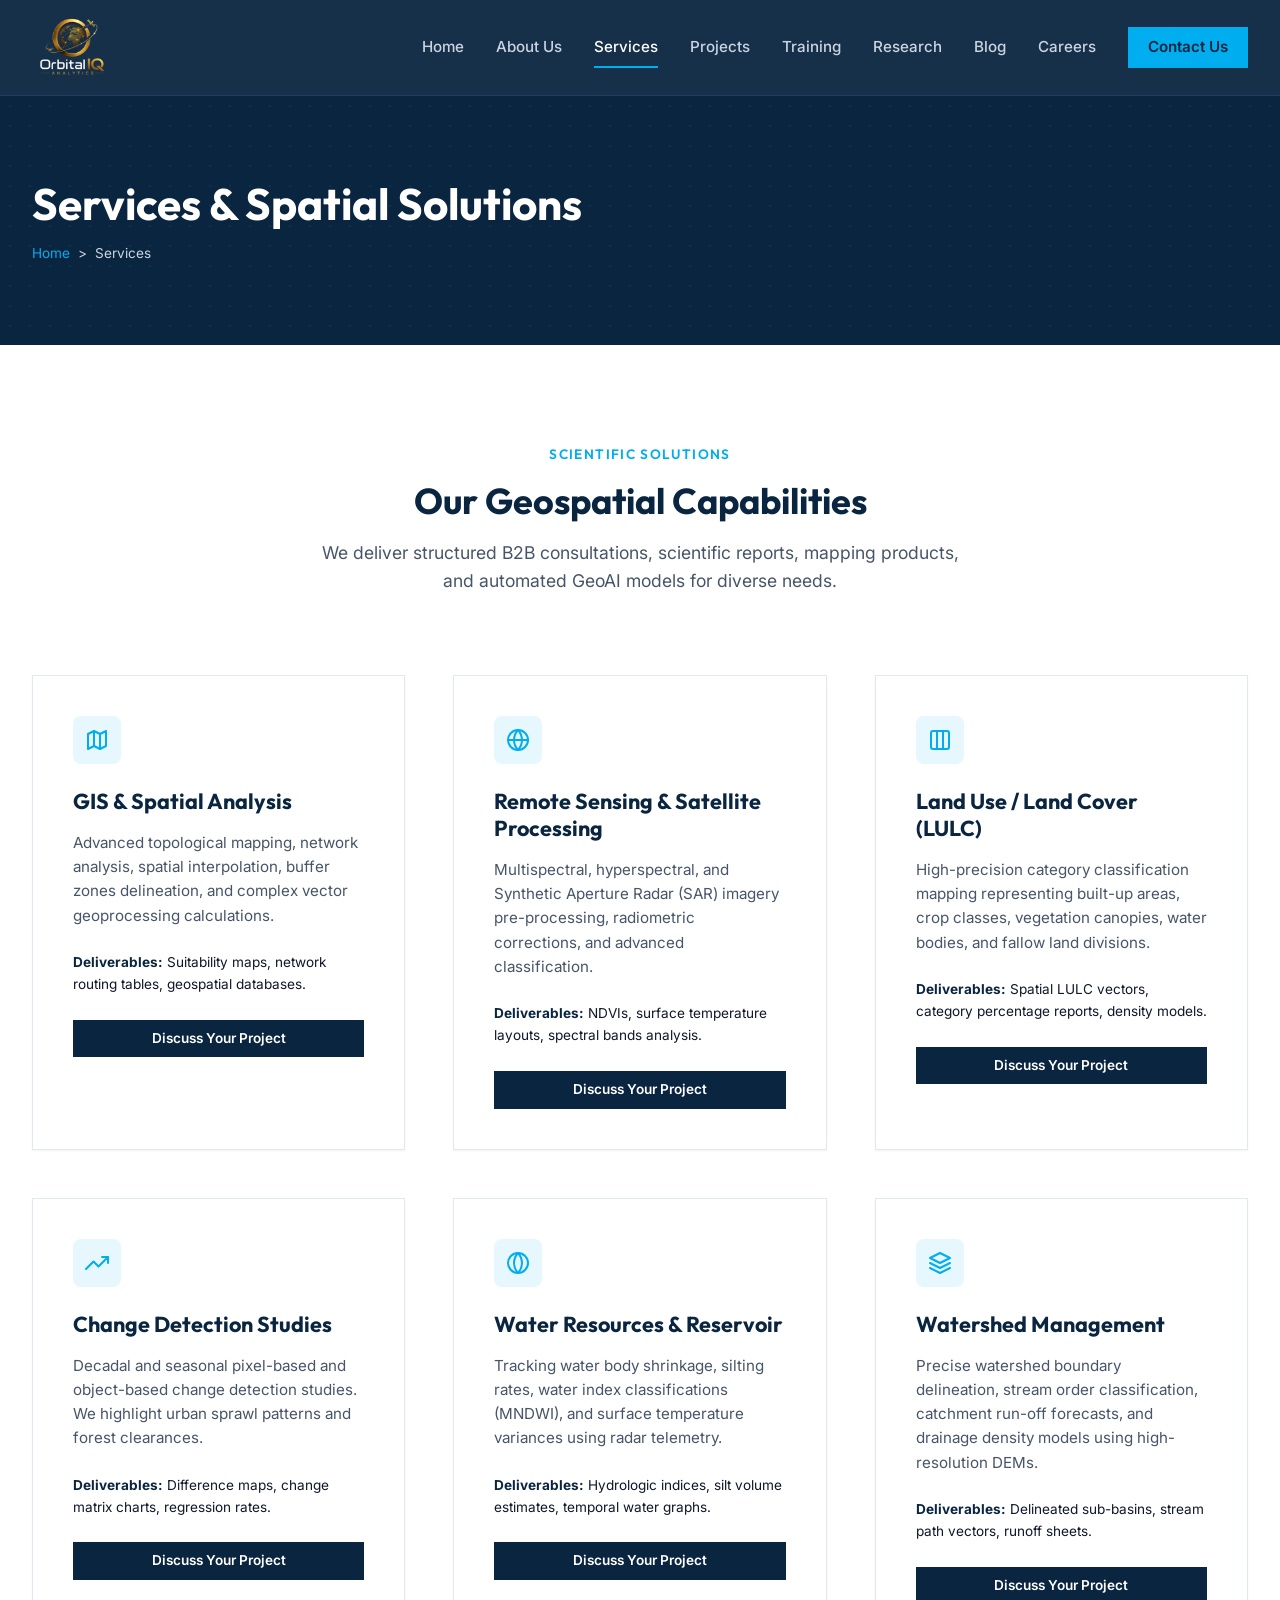
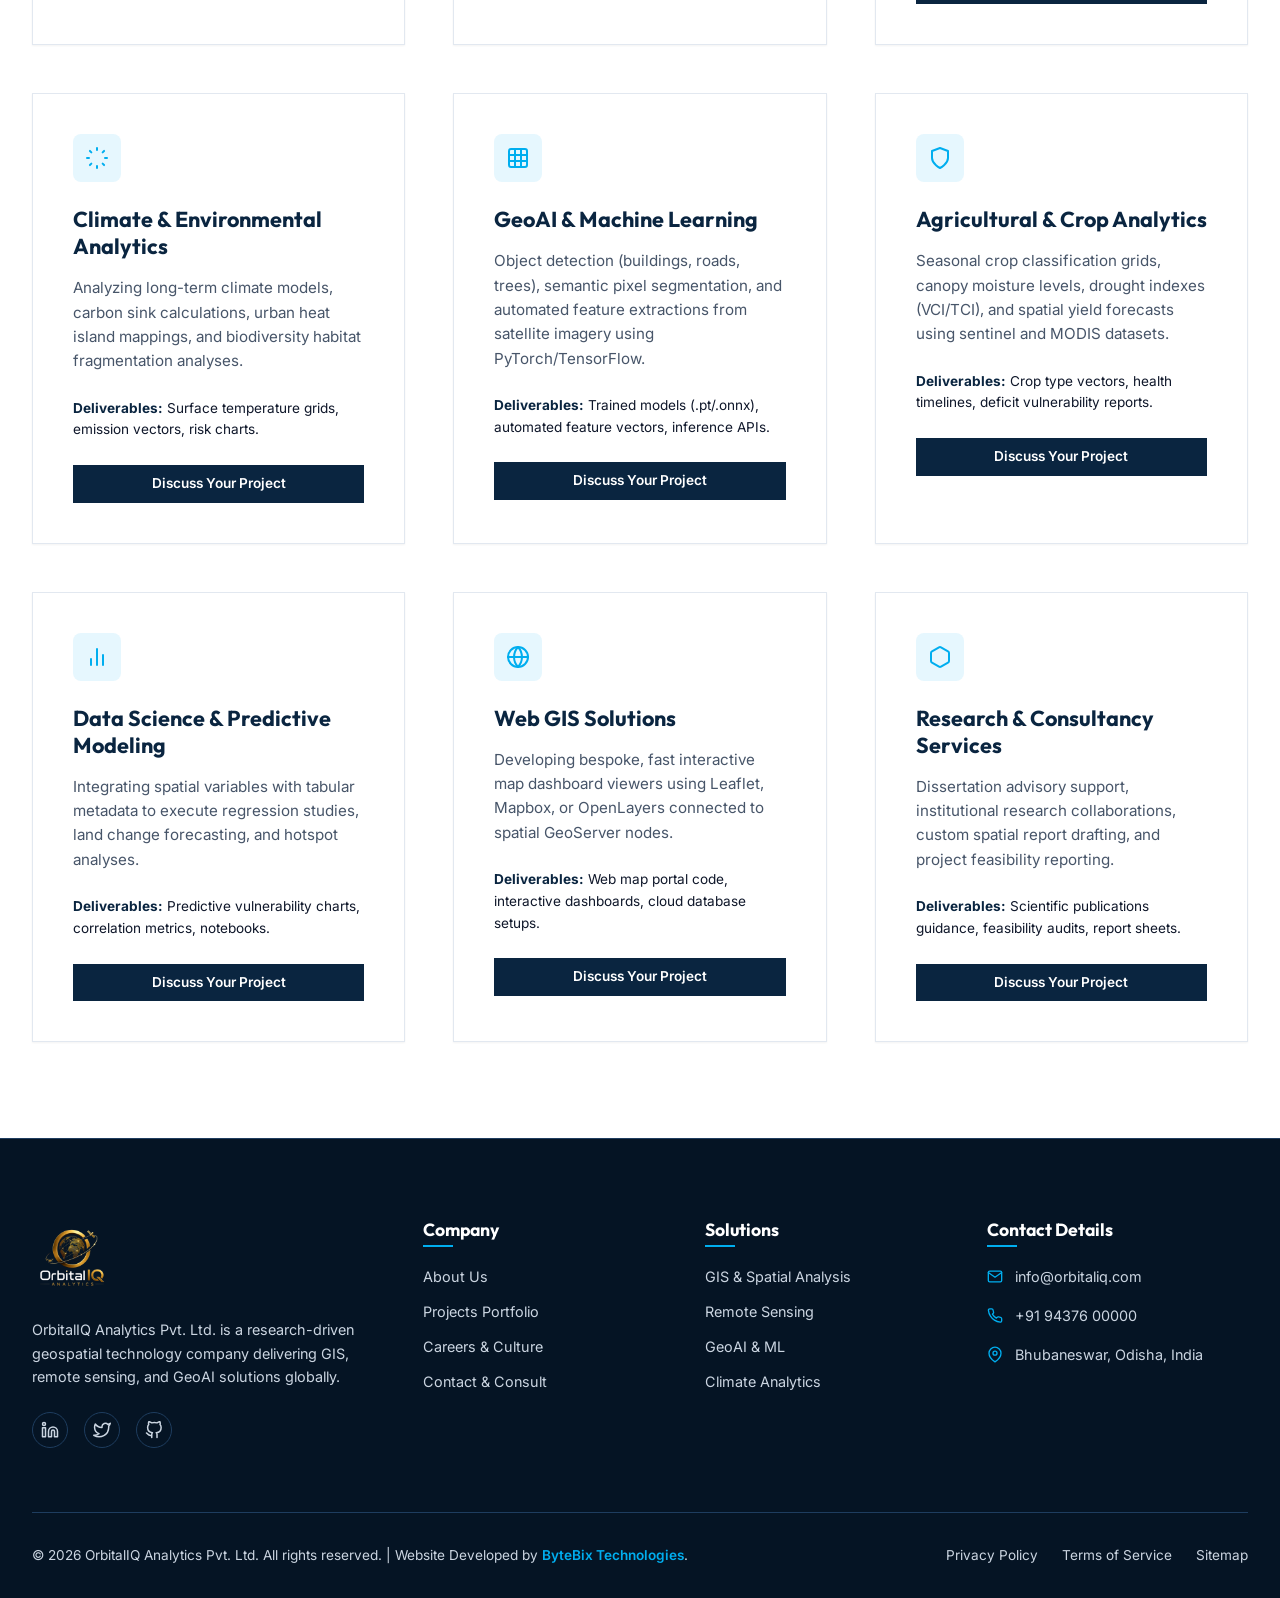
<file: services.html>
<!DOCTYPE html>
<html lang="en">
<head>
  <meta charset="UTF-8">
  <meta name="viewport" content="width=device-width, initial-scale=1.0">
  
  <!-- SEO Primary Meta Tags -->
  <title>Services & Solutions | OrbitalIQ Analytics</title>
  <meta name="title" content="Services & Solutions | OrbitalIQ Analytics">
  <meta name="description" content="Explore OrbitalIQ's 12 specialized geospatial services, including GIS & Spatial Analysis, Remote Sensing, GeoAI, Watershed Management, Climate Analytics, and Web GIS.">
  
  <!-- Open Graph / Facebook -->
  <meta property="og:type" content="website">
  <meta property="og:url" content="https://orbitaliq.com/services.html">
  <meta property="og:title" content="Services & Solutions | OrbitalIQ Analytics">
  <meta property="og:description" content="Explore OrbitalIQ's 12 specialized geospatial services, including GIS & Spatial Analysis, Remote Sensing, GeoAI, Watershed Management, Climate Analytics, and Web GIS.">
  <meta property="og:image" content="https://res.cloudinary.com/ddam1v1kr/image/upload/f_auto/q_auto/OrbitalIQ-og-image_qcav1y.png">

  <!-- Twitter -->
  <meta property="twitter:card" content="summary_large_image">
  <meta property="twitter:url" content="https://orbitaliq.com/services.html">
  <meta property="twitter:title" content="Services & Solutions | OrbitalIQ Analytics">
  <meta property="twitter:description" content="Explore OrbitalIQ's 12 specialized geospatial services, including GIS & Spatial Analysis, Remote Sensing, GeoAI, Watershed Management, Climate Analytics, and Web GIS.">
  <meta property="twitter:image" content="https://res.cloudinary.com/ddam1v1kr/image/upload/f_auto/q_auto/OrbitalIQ-og-image_qcav1y.png">

  <link rel="stylesheet" href="./assets/css/styles.css">
  <link rel="icon" type="image/png" href="./assets/images/logo-icon.png" onerror="this.style.display='none'">
</head>
<body>

  <!-- --- Header / Navigation --- -->
  <header class="header" id="headerNav">
    <div class="container nav-container">
      <a href="index.html" class="logo" id="logoLink">
        <img src="./assets/images/logo.png" alt="OrbitalIQ Analytics" class="header-logo">
      </a>
      
      <nav class="nav-menu" id="navMenu">
        <a href="index.html" class="nav-link">Home</a>
        <a href="about.html" class="nav-link">About Us</a>
        <a href="services.html" class="nav-link">Services</a>
        <a href="projects.html" class="nav-link">Projects</a>
        <a href="training.html" class="nav-link">Training</a>
        <a href="research.html" class="nav-link">Research</a>
        <a href="blog.html" class="nav-link">Blog</a>
        <a href="careers.html" class="nav-link">Careers</a>
        <a href="contact.html" class="btn btn-primary" style="padding: 0.5rem 1.25rem;">Contact Us</a>
      </nav>

      <button class="hamburger" id="hamburgerMenu" aria-label="Toggle navigation">
        <span></span>
        <span></span>
        <span></span>
      </button>
    </div>
  </header>

  <!-- --- Page Hero --- -->
  <section class="page-hero" id="servicesHero">
    <div class="container">
      <h1 class="page-hero-title">Services & Spatial Solutions</h1>
      <div class="breadcrumbs">
        <a href="index.html">Home</a> &gt; <span>Services</span>
      </div>
    </div>
  </section>

  <!-- --- Services Detailed Grid --- -->
  <section class="section-padding" id="servicesGridSection">
    <div class="container">
      <div class="section-title-wrapper" style="text-align: center; margin: 0 auto 5rem;">
        <span class="section-tag">Scientific Solutions</span>
        <h2 class="section-title">Our Geospatial Capabilities</h2>
        <p class="section-desc">We deliver structured B2B consultations, scientific reports, mapping products, and automated GeoAI models for diverse needs.</p>
      </div>

      <div class="grid-3" style="grid-template-columns: repeat(3, 1fr); gap: 3rem;">
        
        <!-- Service 1 -->
        <div class="card" id="gis-analysis">
          <div class="card-icon">
            <svg xmlns="http://www.w3.org/2000/svg" width="24" height="24" viewBox="0 0 24 24" fill="none" stroke="currentColor" stroke-width="2" stroke-linecap="round" stroke-linejoin="round"><polygon points="3 6 9 3 15 6 21 3 21 18 15 21 9 18 3 21"/><line x1="9" y1="3" x2="9" y2="18"/><line x1="15" y1="6" x2="15" y2="21"/></svg>
          </div>
          <h3 class="card-title">GIS & Spatial Analysis</h3>
          <p class="card-desc">Advanced topological mapping, network analysis, spatial interpolation, buffer zones delineation, and complex vector geoprocessing calculations.</p>
          <div style="font-size: 0.85rem; margin-bottom: 1.5rem;">
            <strong style="color: var(--primary);">Deliverables:</strong> Suitability maps, network routing tables, geospatial databases.
          </div>
          <a href="contact.html?inquiry=services&service=gis" class="btn btn-dark" style="width: 100%; font-size: 0.85rem; padding: 0.5rem 1rem;">Discuss Your Project</a>
        </div>

        <!-- Service 2 -->
        <div class="card" id="remote-sensing">
          <div class="card-icon">
            <svg xmlns="http://www.w3.org/2000/svg" width="24" height="24" viewBox="0 0 24 24" fill="none" stroke="currentColor" stroke-width="2" stroke-linecap="round" stroke-linejoin="round"><circle cx="12" cy="12" r="10"/><path d="M12 2a15.3 15.3 0 0 1 4 10 15.3 15.3 0 0 1-4 10 15.3 15.3 0 0 1-4-10 15.3 15.3 0 0 1 4-10z"/><path d="M2 12h20"/></svg>
          </div>
          <h3 class="card-title">Remote Sensing & Satellite Processing</h3>
          <p class="card-desc">Multispectral, hyperspectral, and Synthetic Aperture Radar (SAR) imagery pre-processing, radiometric corrections, and advanced classification.</p>
          <div style="font-size: 0.85rem; margin-bottom: 1.5rem;">
            <strong style="color: var(--primary);">Deliverables:</strong> NDVIs, surface temperature layouts, spectral bands analysis.
          </div>
          <a href="contact.html?inquiry=services&service=rs" class="btn btn-dark" style="width: 100%; font-size: 0.85rem; padding: 0.5rem 1rem;">Discuss Your Project</a>
        </div>

        <!-- Service 3 -->
        <div class="card" id="lulc-mapping">
          <div class="card-icon">
            <svg xmlns="http://www.w3.org/2000/svg" width="24" height="24" viewBox="0 0 24 24" fill="none" stroke="currentColor" stroke-width="2" stroke-linecap="round" stroke-linejoin="round"><rect x="3" y="3" width="18" height="18" rx="2" ry="2"/><line x1="9" y1="3" x2="9" y2="21"/><line x1="15" y1="3" x2="15" y2="21"/></svg>
          </div>
          <h3 class="card-title">Land Use / Land Cover (LULC)</h3>
          <p class="card-desc">High-precision category classification mapping representing built-up areas, crop classes, vegetation canopies, water bodies, and fallow land divisions.</p>
          <div style="font-size: 0.85rem; margin-bottom: 1.5rem;">
            <strong style="color: var(--primary);">Deliverables:</strong> Spatial LULC vectors, category percentage reports, density models.
          </div>
          <a href="contact.html?inquiry=services&service=lulc" class="btn btn-dark" style="width: 100%; font-size: 0.85rem; padding: 0.5rem 1rem;">Discuss Your Project</a>
        </div>

        <!-- Service 4 -->
        <div class="card" id="change-detection">
          <div class="card-icon">
            <svg xmlns="http://www.w3.org/2000/svg" width="24" height="24" viewBox="0 0 24 24" fill="none" stroke="currentColor" stroke-width="2" stroke-linecap="round" stroke-linejoin="round"><polyline points="23 6 13.5 15.5 8.5 10.5 1 18"/><polyline points="17 6 23 6 23 12"/></svg>
          </div>
          <h3 class="card-title">Change Detection Studies</h3>
          <p class="card-desc">Decadal and seasonal pixel-based and object-based change detection studies. We highlight urban sprawl patterns and forest clearances.</p>
          <div style="font-size: 0.85rem; margin-bottom: 1.5rem;">
            <strong style="color: var(--primary);">Deliverables:</strong> Difference maps, change matrix charts, regression rates.
          </div>
          <a href="contact.html?inquiry=services&service=change" class="btn btn-dark" style="width: 100%; font-size: 0.85rem; padding: 0.5rem 1rem;">Discuss Your Project</a>
        </div>

        <!-- Service 5 -->
        <div class="card" id="reservoir-analytics">
          <div class="card-icon">
            <svg xmlns="http://www.w3.org/2000/svg" width="24" height="24" viewBox="0 0 24 24" fill="none" stroke="currentColor" stroke-width="2" stroke-linecap="round" stroke-linejoin="round"><circle cx="12" cy="12" r="10"/><path d="M12 2a15.3 15.3 0 0 1 4 10 15.3 15.3 0 0 1-4 10 15.3 15.3 0 0 1-4-10 15.3 15.3 0 0 1 4-10z"/></svg>
          </div>
          <h3 class="card-title">Water Resources & Reservoir</h3>
          <p class="card-desc">Tracking water body shrinkage, silting rates, water index classifications (MNDWI), and surface temperature variances using radar telemetry.</p>
          <div style="font-size: 0.85rem; margin-bottom: 1.5rem;">
            <strong style="color: var(--primary);">Deliverables:</strong> Hydrologic indices, silt volume estimates, temporal water graphs.
          </div>
          <a href="contact.html?inquiry=services&service=water" class="btn btn-dark" style="width: 100%; font-size: 0.85rem; padding: 0.5rem 1rem;">Discuss Your Project</a>
        </div>

        <!-- Service 6 -->
        <div class="card" id="watershed-management">
          <div class="card-icon">
            <svg xmlns="http://www.w3.org/2000/svg" width="24" height="24" viewBox="0 0 24 24" fill="none" stroke="currentColor" stroke-width="2" stroke-linecap="round" stroke-linejoin="round"><path d="M12 2L2 7l10 5 10-5-10-5z"/><path d="M2 17l10 5 10-5"/><path d="M2 12l10 5 10-5"/></svg>
          </div>
          <h3 class="card-title">Watershed Management</h3>
          <p class="card-desc">Precise watershed boundary delineation, stream order classification, catchment run-off forecasts, and drainage density models using high-resolution DEMs.</p>
          <div style="font-size: 0.85rem; margin-bottom: 1.5rem;">
            <strong style="color: var(--primary);">Deliverables:</strong> Delineated sub-basins, stream path vectors, runoff sheets.
          </div>
          <a href="contact.html?inquiry=services&service=watershed" class="btn btn-dark" style="width: 100%; font-size: 0.85rem; padding: 0.5rem 1rem;">Discuss Your Project</a>
        </div>

        <!-- Service 7 -->
        <div class="card" id="climate-analytics">
          <div class="card-icon">
            <svg xmlns="http://www.w3.org/2000/svg" width="24" height="24" viewBox="0 0 24 24" fill="none" stroke="currentColor" stroke-width="2" stroke-linecap="round" stroke-linejoin="round"><path d="M12 2v2M12 20v2M4.93 4.93l1.41 1.41M17.66 17.66l1.41 1.41M2 12h2M20 12h2M6.34 17.66l-1.41 1.41M19.07 4.93l-1.41 1.41"/></svg>
          </div>
          <h3 class="card-title">Climate & Environmental Analytics</h3>
          <p class="card-desc">Analyzing long-term climate models, carbon sink calculations, urban heat island mappings, and biodiversity habitat fragmentation analyses.</p>
          <div style="font-size: 0.85rem; margin-bottom: 1.5rem;">
            <strong style="color: var(--primary);">Deliverables:</strong> Surface temperature grids, emission vectors, risk charts.
          </div>
          <a href="contact.html?inquiry=services&service=climate" class="btn btn-dark" style="width: 100%; font-size: 0.85rem; padding: 0.5rem 1rem;">Discuss Your Project</a>
        </div>

        <!-- Service 8 -->
        <div class="card" id="geo-ai">
          <div class="card-icon">
            <svg xmlns="http://www.w3.org/2000/svg" width="24" height="24" viewBox="0 0 24 24" fill="none" stroke="currentColor" stroke-width="2" stroke-linecap="round" stroke-linejoin="round"><rect x="3" y="3" width="18" height="18" rx="2" ry="2"/><line x1="9" y1="3" x2="9" y2="21"/><line x1="15" y1="3" x2="15" y2="21"/><line x1="3" y1="9" x2="21" y2="9"/><line x1="3" y1="15" x2="21" y2="15"/></svg>
          </div>
          <h3 class="card-title">GeoAI & Machine Learning</h3>
          <p class="card-desc">Object detection (buildings, roads, trees), semantic pixel segmentation, and automated feature extractions from satellite imagery using PyTorch/TensorFlow.</p>
          <div style="font-size: 0.85rem; margin-bottom: 1.5rem;">
            <strong style="color: var(--primary);">Deliverables:</strong> Trained models (.pt/.onnx), automated feature vectors, inference APIs.
          </div>
          <a href="contact.html?inquiry=services&service=geoai" class="btn btn-dark" style="width: 100%; font-size: 0.85rem; padding: 0.5rem 1rem;">Discuss Your Project</a>
        </div>

        <!-- Service 9 -->
        <div class="card" id="agricultural-monitoring">
          <div class="card-icon">
            <svg xmlns="http://www.w3.org/2000/svg" width="24" height="24" viewBox="0 0 24 24" fill="none" stroke="currentColor" stroke-width="2" stroke-linecap="round" stroke-linejoin="round"><path d="M12 22s8-4 8-10V5l-8-3-8 3v7c0 6 8 10 8 10z"/></svg>
          </div>
          <h3 class="card-title">Agricultural & Crop Analytics</h3>
          <p class="card-desc">Seasonal crop classification grids, canopy moisture levels, drought indexes (VCI/TCI), and spatial yield forecasts using sentinel and MODIS datasets.</p>
          <div style="font-size: 0.85rem; margin-bottom: 1.5rem;">
            <strong style="color: var(--primary);">Deliverables:</strong> Crop type vectors, health timelines, deficit vulnerability reports.
          </div>
          <a href="contact.html?inquiry=services&service=agri" class="btn btn-dark" style="width: 100%; font-size: 0.85rem; padding: 0.5rem 1rem;">Discuss Your Project</a>
        </div>

        <!-- Service 10 -->
        <div class="card" id="predictive-modeling">
          <div class="card-icon">
            <svg xmlns="http://www.w3.org/2000/svg" width="24" height="24" viewBox="0 0 24 24" fill="none" stroke="currentColor" stroke-width="2" stroke-linecap="round" stroke-linejoin="round"><line x1="18" y1="20" x2="18" y2="10"/><line x1="12" y1="20" x2="12" y2="4"/><line x1="6" y1="20" x2="6" y2="14"/></svg>
          </div>
          <h3 class="card-title">Data Science & Predictive Modeling</h3>
          <p class="card-desc">Integrating spatial variables with tabular metadata to execute regression studies, land change forecasting, and hotspot analyses.</p>
          <div style="font-size: 0.85rem; margin-bottom: 1.5rem;">
            <strong style="color: var(--primary);">Deliverables:</strong> Predictive vulnerability charts, correlation metrics, notebooks.
          </div>
          <a href="contact.html?inquiry=services&service=datascience" class="btn btn-dark" style="width: 100%; font-size: 0.85rem; padding: 0.5rem 1rem;">Discuss Your Project</a>
        </div>

        <!-- Service 11 -->
        <div class="card" id="webgis">
          <div class="card-icon">
            <svg xmlns="http://www.w3.org/2000/svg" width="24" height="24" viewBox="0 0 24 24" fill="none" stroke="currentColor" stroke-width="2" stroke-linecap="round" stroke-linejoin="round"><circle cx="12" cy="12" r="10"/><line x1="2" y1="12" x2="22" y2="12"/><path d="M12 2a15.3 15.3 0 0 1 4 10 15.3 15.3 0 0 1-4 10 15.3 15.3 0 0 1-4-10 15.3 15.3 0 0 1 4-10z"/></svg>
          </div>
          <h3 class="card-title">Web GIS Solutions</h3>
          <p class="card-desc">Developing bespoke, fast interactive map dashboard viewers using Leaflet, Mapbox, or OpenLayers connected to spatial GeoServer nodes.</p>
          <div style="font-size: 0.85rem; margin-bottom: 1.5rem;">
            <strong style="color: var(--primary);">Deliverables:</strong> Web map portal code, interactive dashboards, cloud database setups.
          </div>
          <a href="contact.html?inquiry=services&service=webgis" class="btn btn-dark" style="width: 100%; font-size: 0.85rem; padding: 0.5rem 1rem;">Discuss Your Project</a>
        </div>

        <!-- Service 12 -->
        <div class="card" id="consultancy">
          <div class="card-icon">
            <svg xmlns="http://www.w3.org/2000/svg" width="24" height="24" viewBox="0 0 24 24" fill="none" stroke="currentColor" stroke-width="2" stroke-linecap="round" stroke-linejoin="round"><path d="M21 16V8a2 2 0 0 0-1-1.73l-7-4a2 2 0 0 0-2 0l-7 4A2 2 0 0 0 3 8v8a2 2 0 0 0 1 1.73l7 4a2 2 0 0 0 2 0l7-4A2 2 0 0 0 21 16z"/></svg>
          </div>
          <h3 class="card-title">Research & Consultancy Services</h3>
          <p class="card-desc">Dissertation advisory support, institutional research collaborations, custom spatial report drafting, and project feasibility reporting.</p>
          <div style="font-size: 0.85rem; margin-bottom: 1.5rem;">
            <strong style="color: var(--primary);">Deliverables:</strong> Scientific publications guidance, feasibility audits, report sheets.
          </div>
          <a href="contact.html?inquiry=services&service=research" class="btn btn-dark" style="width: 100%; font-size: 0.85rem; padding: 0.5rem 1rem;">Discuss Your Project</a>
        </div>

      </div>
    </div>
  </section>

  <!-- --- Footer Section --- -->
  <footer class="footer" id="mainFooter">
    <div class="container">
      <div class="footer-grid">
        <!-- Brand -->
        <div class="footer-brand">
          <a href="index.html" class="logo" style="margin-bottom: 1.2rem;">
            <img src="./assets/images/logo.png" alt="OrbitalIQ Analytics" style="height: 80px; width: auto; display: block;">
          </a>
          <p>OrbitalIQ Analytics Pvt. Ltd. is a research-driven geospatial technology company delivering GIS, remote sensing, and GeoAI solutions globally.</p>
          <div class="footer-socials">
            <a href="#" class="footer-social-link" aria-label="LinkedIn"><svg xmlns="http://www.w3.org/2000/svg" width="18" height="18" viewBox="0 0 24 24" fill="none" stroke="currentColor" stroke-width="2" stroke-linecap="round" stroke-linejoin="round"><path d="M16 8a6 6 0 0 1 6 6v7h-4v-7a2 2 0 0 0-2-2 2 2 0 0 0-2 2v7h-4v-7a6 6 0 0 1 6-6z"/><rect x="2" y="9" width="4" height="12"/><circle cx="4" cy="4" r="2"/></svg></a>
            <a href="#" class="footer-social-link" aria-label="Twitter"><svg xmlns="http://www.w3.org/2000/svg" width="18" height="18" viewBox="0 0 24 24" fill="none" stroke="currentColor" stroke-width="2" stroke-linecap="round" stroke-linejoin="round"><path d="M23 3a10.9 10.9 0 0 1-3.14 1.53 4.48 4.48 0 0 0-7.86 3v1A10.66 10.66 0 0 1 3 4s-4 9 5 13a11.64 11.64 0 0 1-7 2c9 5 20 0 20-11.5a4.5 4.5 0 0 0-.08-.83A7.72 7.72 0 0 0 23 3z"/></svg></a>
            <a href="#" class="footer-social-link" aria-label="GitHub"><svg xmlns="http://www.w3.org/2000/svg" width="18" height="18" viewBox="0 0 24 24" fill="none" stroke="currentColor" stroke-width="2" stroke-linecap="round" stroke-linejoin="round"><path d="M9 19c-5 1.5-5-2.5-7-3m14 6v-3.87a3.37 3.37 0 0 0-.94-2.61c3.14-.35 6.44-1.54 6.44-7A5.44 5.44 0 0 0 20 4.77 5.07 5.07 0 0 0 19.91 1S18.73.65 16 2.48a13.38 13.38 0 0 0-7 0C6.27.65 5.09 1 5.09 1A5.07 5.07 0 0 0 5 4.77a5.44 5.44 0 0 0-1.5 3.78c0 5.42 3.3 6.61 6.44 7A3.37 3.37 0 0 0 9 18.13V22"/></svg></a>
          </div>
        </div>

        <!-- Links -->
        <div class="footer-col">
          <h4>Company</h4>
          <div class="footer-links">
            <a href="about.html" class="footer-link">About Us</a>
            <a href="projects.html" class="footer-link">Projects Portfolio</a>
            <a href="careers.html" class="footer-link">Careers & Culture</a>
            <a href="contact.html" class="footer-link">Contact & Consult</a>
          </div>
        </div>

        <!-- Solutions -->
        <div class="footer-col">
          <h4>Solutions</h4>
          <div class="footer-links">
            <a href="services.html#gis-analysis" class="footer-link">GIS & Spatial Analysis</a>
            <a href="services.html#remote-sensing" class="footer-link">Remote Sensing</a>
            <a href="services.html#geo-ai" class="footer-link">GeoAI & ML</a>
            <a href="services.html#climate-analytics" class="footer-link">Climate Analytics</a>
          </div>
        </div>

        <!-- Contact Info -->
        <div class="footer-col">
          <h4>Contact Details</h4>
          <div class="footer-contact-info">
            <div class="footer-contact-item">
              <svg xmlns="http://www.w3.org/2000/svg" width="16" height="16" viewBox="0 0 24 24" fill="none" stroke="#00AEEF" stroke-width="2" stroke-linecap="round" stroke-linejoin="round"><path d="M4 4h16c1.1 0 2 .9 2 2v12c0 1.1-.9 2-2 2H4c-1.1 0-2-.9-2-2V6c0-1.1.9-2 2-2z"/><polyline points="22,6 12,13 2,6"/></svg>
              <span>info@orbitaliq.com</span>
            </div>
            <div class="footer-contact-item">
              <svg xmlns="http://www.w3.org/2000/svg" width="16" height="16" viewBox="0 0 24 24" fill="none" stroke="#00AEEF" stroke-width="2" stroke-linecap="round" stroke-linejoin="round"><path d="M22 16.92v3a2 2 0 0 1-2.18 2 19.79 19.79 0 0 1-8.63-3.07 19.5 19.5 0 0 1-6-6 19.79 19.79 0 0 1-3.07-8.67A2 2 0 0 1 4.11 2h3a2 2 0 0 1 2 1.72 12.84 12.84 0 0 0 .7 2.81 2 2 0 0 1-.45 2.11L8.09 9.91a16 16 0 0 0 6 6l1.27-1.27a2 2 0 0 1 2.11-.45 12.84 12.84 0 0 0 2.81.7A2 2 0 0 1 22 16.92z"/></svg>
              <span>+91 94376 00000</span>
            </div>
            <div class="footer-contact-item">
              <svg xmlns="http://www.w3.org/2000/svg" width="16" height="16" viewBox="0 0 24 24" fill="none" stroke="#00AEEF" stroke-width="2" stroke-linecap="round" stroke-linejoin="round"><path d="M21 10c0 7-9 13-9 13s-9-6-9-13a9 9 0 0 1 18 0z"/><circle cx="12" cy="10" r="3"/></svg>
              <span>Bhubaneswar, Odisha, India</span>
            </div>
          </div>
        </div>
      </div>

      <div class="footer-bottom">
        <p>&copy; <span id="footerYear">2026</span> OrbitalIQ Analytics Pvt. Ltd. All rights reserved. | Website Developed by <a href="#" style="color: var(--secondary); font-weight: 600;">ByteBix Technologies</a>.</p>
        <div class="footer-bottom-links">
          <a href="#" class="footer-bottom-link">Privacy Policy</a>
          <a href="#" class="footer-bottom-link">Terms of Service</a>
          <a href="#" class="footer-bottom-link">Sitemap</a>
        </div>
      </div>
    </div>
  </footer>

  <script src="./assets/js/main.js"></script>
</body>
</html>
</file>
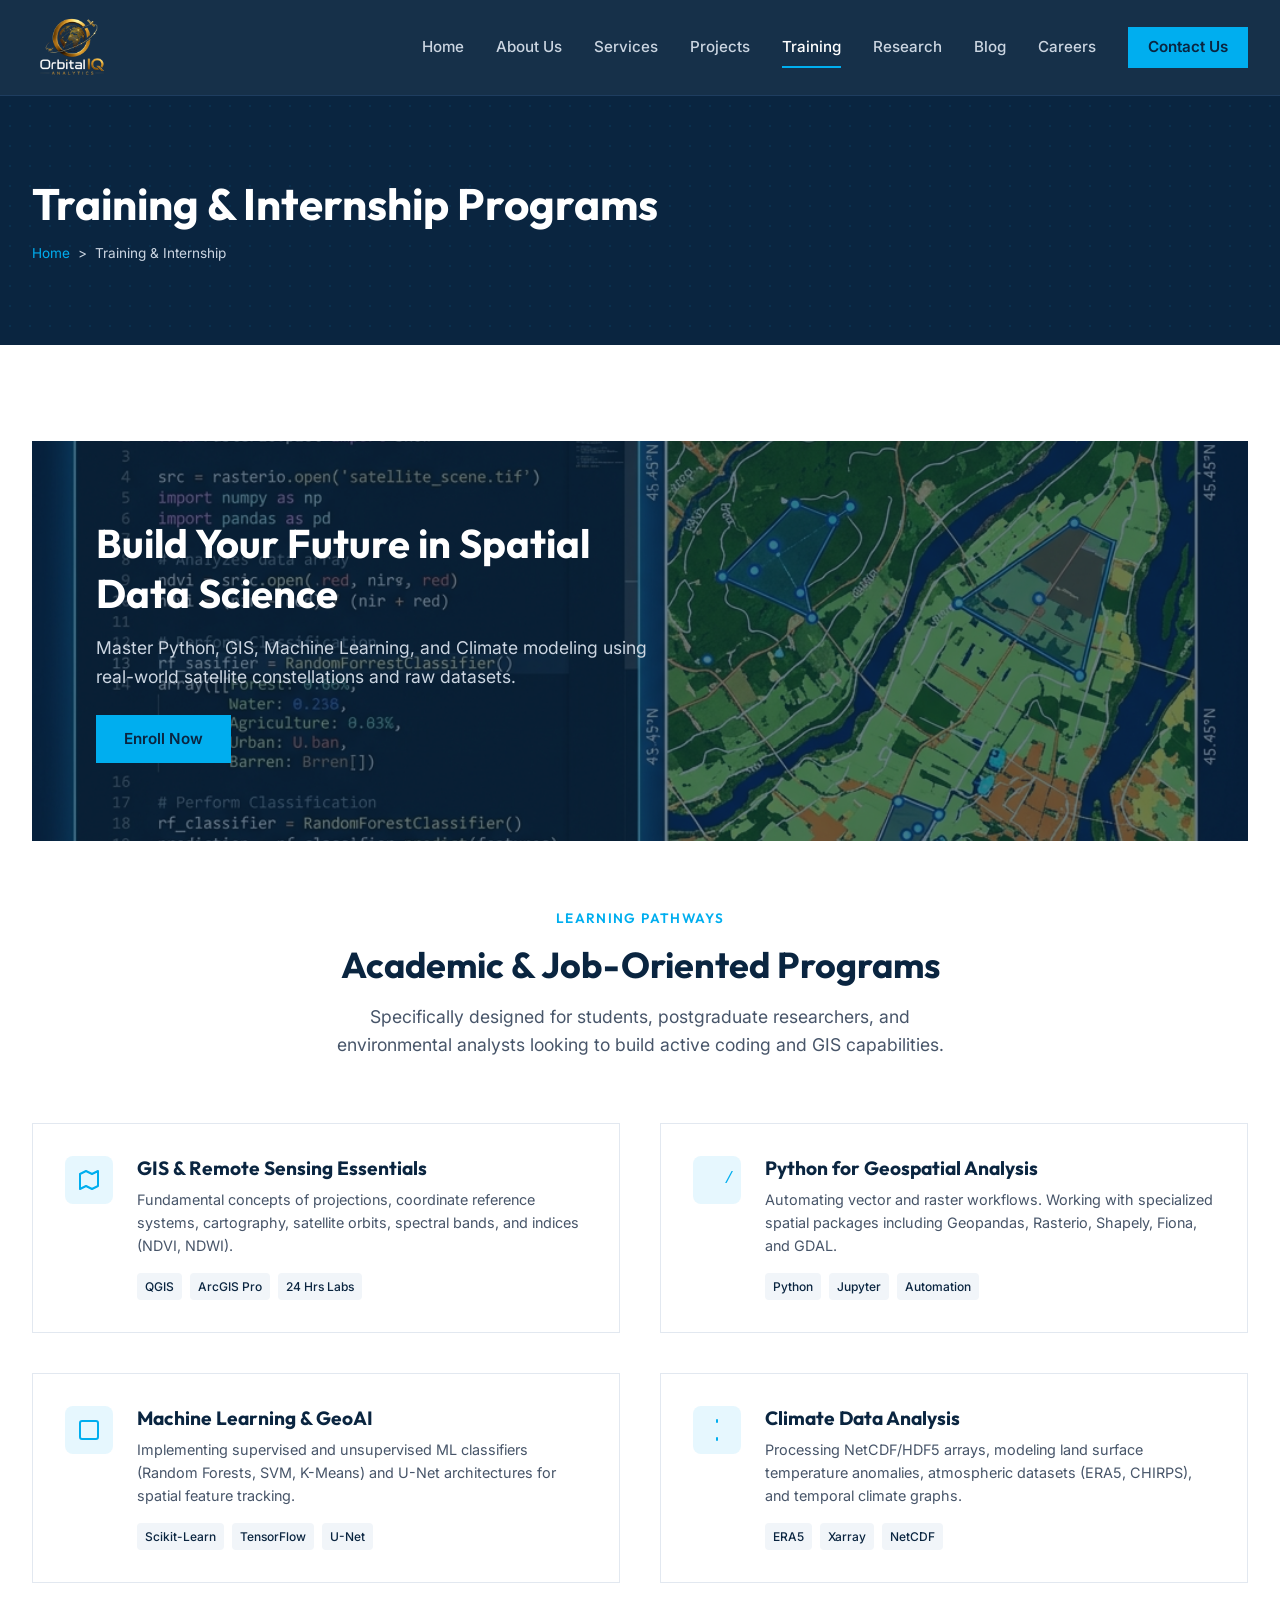
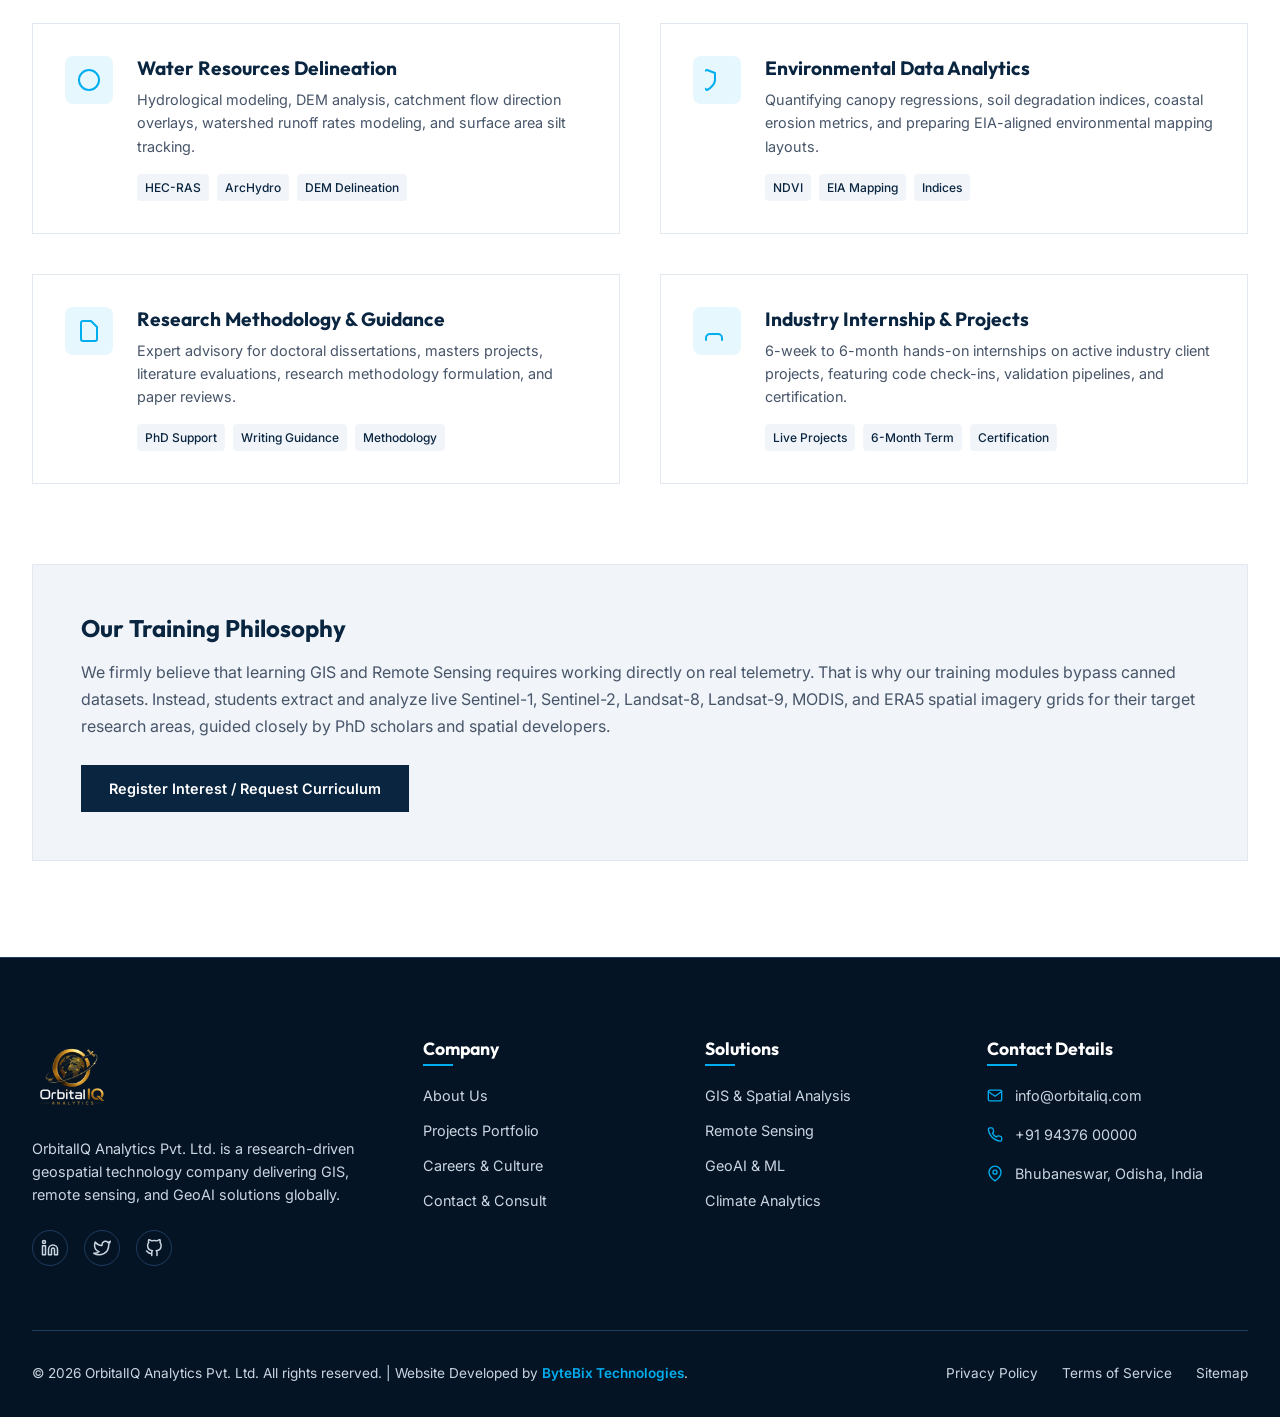
<file: training.html>
<!DOCTYPE html>
<html lang="en">
<head>
  <meta charset="UTF-8">
  <meta name="viewport" content="width=device-width, initial-scale=1.0">
  
  <!-- SEO Primary Meta Tags -->
  <title>Training & Internships | OrbitalIQ Analytics</title>
  <meta name="title" content="Training & Internships | OrbitalIQ Analytics">
  <meta name="description" content="Unlock hands-on geospatial expertise with OrbitalIQ's training and internships. Programs in Python for GIS, Climate Data Analysis, and GeoAI.">
  
  <!-- Open Graph / Facebook -->
  <meta property="og:type" content="website">
  <meta property="og:url" content="https://orbitaliq.com/training.html">
  <meta property="og:title" content="Training & Internships | OrbitalIQ Analytics">
  <meta property="og:description" content="Unlock hands-on geospatial expertise with OrbitalIQ's training and internships. Programs in Python for GIS, Climate Data Analysis, and GeoAI.">
  <meta property="og:image" content="https://res.cloudinary.com/ddam1v1kr/image/upload/f_auto/q_auto/OrbitalIQ-og-image_qcav1y.png">

  <!-- Twitter -->
  <meta property="twitter:card" content="summary_large_image">
  <meta property="twitter:url" content="https://orbitaliq.com/training.html">
  <meta property="twitter:title" content="Training & Internships | OrbitalIQ Analytics">
  <meta property="twitter:description" content="Unlock hands-on geospatial expertise with OrbitalIQ's training and internships. Programs in Python for GIS, Climate Data Analysis, and GeoAI.">
  <meta property="twitter:image" content="https://res.cloudinary.com/ddam1v1kr/image/upload/f_auto/q_auto/OrbitalIQ-og-image_qcav1y.png">

  <link rel="stylesheet" href="./assets/css/styles.css">
  <link rel="icon" type="image/png" href="./assets/images/logo-icon.png" onerror="this.style.display='none'">
</head>
<body>

  <!-- --- Header / Navigation --- -->
  <header class="header" id="headerNav">
    <div class="container nav-container">
      <a href="index.html" class="logo" id="logoLink">
        <img src="./assets/images/logo.png" alt="OrbitalIQ Analytics" class="header-logo">
      </a>
      
      <nav class="nav-menu" id="navMenu">
        <a href="index.html" class="nav-link">Home</a>
        <a href="about.html" class="nav-link">About Us</a>
        <a href="services.html" class="nav-link">Services</a>
        <a href="projects.html" class="nav-link">Projects</a>
        <a href="training.html" class="nav-link">Training</a>
        <a href="research.html" class="nav-link">Research</a>
        <a href="blog.html" class="nav-link">Blog</a>
        <a href="careers.html" class="nav-link">Careers</a>
        <a href="contact.html" class="btn btn-primary" style="padding: 0.5rem 1.25rem;">Contact Us</a>
      </nav>

      <button class="hamburger" id="hamburgerMenu" aria-label="Toggle navigation">
        <span></span>
        <span></span>
        <span></span>
      </button>
    </div>
  </header>

  <!-- --- Page Hero --- -->
  <section class="page-hero" id="trainingHero">
    <div class="container">
      <h1 class="page-hero-title">Training & Internship Programs</h1>
      <div class="breadcrumbs">
        <a href="index.html">Home</a> &gt; <span>Training & Internship</span>
      </div>
    </div>
  </section>

  <!-- --- Main Content Section --- -->
  <section class="section-padding" id="trainingContent">
    <div class="container">
      
      <!-- Training Banner Banner -->
      <div class="training-banner-wrapper" id="trainingMainBanner">
        <img src="./assets/images/training-banner.png" alt="Geospatial Training & Data Analytics" class="training-banner-img">
        <div class="training-banner-content">
          <h2 class="training-banner-title">Build Your Future in Spatial Data Science</h2>
          <p class="training-banner-desc">Master Python, GIS, Machine Learning, and Climate modeling using real-world satellite constellations and raw datasets.</p>
          <a href="contact.html?inquiry=training" class="btn btn-primary">Enroll Now</a>
        </div>
      </div>

      <!-- Core Training Pillars Info -->
      <div class="section-title-wrapper" style="text-align: center; margin: 4rem auto 4rem;">
        <span class="section-tag">Learning Pathways</span>
        <h2 class="section-title">Academic & Job-Oriented Programs</h2>
        <p class="section-desc">Specifically designed for students, postgraduate researchers, and environmental analysts looking to build active coding and GIS capabilities.</p>
      </div>

      <!-- Course Cards Grid -->
      <div class="course-grid" id="coursesList">
        
        <!-- Course 1 -->
        <div class="course-card" id="courseGis">
          <div class="course-card-icon">
            <svg xmlns="http://www.w3.org/2000/svg" width="24" height="24" viewBox="0 0 24 24" fill="none" stroke="currentColor" stroke-width="2" stroke-linecap="round" stroke-linejoin="round"><polygon points="3 6 9 3 15 6 21 3 21 18 15 21 9 18 3 21"/></svg>
          </div>
          <div class="course-card-content">
            <h3>GIS & Remote Sensing Essentials</h3>
            <p>Fundamental concepts of projections, coordinate reference systems, cartography, satellite orbits, spectral bands, and indices (NDVI, NDWI).</p>
            <div class="course-features">
              <span class="course-feature-badge">QGIS</span>
              <span class="course-feature-badge">ArcGIS Pro</span>
              <span class="course-feature-badge">24 Hrs Labs</span>
            </div>
          </div>
        </div>

        <!-- Course 2 -->
        <div class="course-card" id="coursePython">
          <div class="course-card-icon">
            <svg xmlns="http://www.w3.org/2000/svg" width="24" height="24" viewBox="0 0 24 24" fill="none" stroke="currentColor" stroke-width="2" stroke-linecap="round" stroke-linejoin="round"><code class="code-fenced-code-block">/</code></svg>
          </div>
          <div class="course-card-content">
            <h3>Python for Geospatial Analysis</h3>
            <p>Automating vector and raster workflows. Working with specialized spatial packages including Geopandas, Rasterio, Shapely, Fiona, and GDAL.</p>
            <div class="course-features">
              <span class="course-feature-badge">Python</span>
              <span class="course-feature-badge">Jupyter</span>
              <span class="course-feature-badge">Automation</span>
            </div>
          </div>
        </div>

        <!-- Course 3 -->
        <div class="course-card" id="courseML">
          <div class="course-card-icon">
            <svg xmlns="http://www.w3.org/2000/svg" width="24" height="24" viewBox="0 0 24 24" fill="none" stroke="currentColor" stroke-width="2" stroke-linecap="round" stroke-linejoin="round"><rect x="3" y="3" width="18" height="18" rx="2" ry="2"/></svg>
          </div>
          <div class="course-card-content">
            <h3>Machine Learning & GeoAI</h3>
            <p>Implementing supervised and unsupervised ML classifiers (Random Forests, SVM, K-Means) and U-Net architectures for spatial feature tracking.</p>
            <div class="course-features">
              <span class="course-feature-badge">Scikit-Learn</span>
              <span class="course-feature-badge">TensorFlow</span>
              <span class="course-feature-badge">U-Net</span>
            </div>
          </div>
        </div>

        <!-- Course 4 -->
        <div class="course-card" id="courseClimate">
          <div class="course-card-icon">
            <svg xmlns="http://www.w3.org/2000/svg" width="24" height="24" viewBox="0 0 24 24" fill="none" stroke="currentColor" stroke-width="2" stroke-linecap="round" stroke-linejoin="round"><path d="M12 2v2M12 20v2"/></svg>
          </div>
          <div class="course-card-content">
            <h3>Climate Data Analysis</h3>
            <p>Processing NetCDF/HDF5 arrays, modeling land surface temperature anomalies, atmospheric datasets (ERA5, CHIRPS), and temporal climate graphs.</p>
            <div class="course-features">
              <span class="course-feature-badge">ERA5</span>
              <span class="course-feature-badge">Xarray</span>
              <span class="course-feature-badge">NetCDF</span>
            </div>
          </div>
        </div>

        <!-- Course 5 -->
        <div class="course-card" id="courseWater">
          <div class="course-card-icon">
            <svg xmlns="http://www.w3.org/2000/svg" width="24" height="24" viewBox="0 0 24 24" fill="none" stroke="currentColor" stroke-width="2" stroke-linecap="round" stroke-linejoin="round"><circle cx="12" cy="12" r="10"/></svg>
          </div>
          <div class="course-card-content">
            <h3>Water Resources Delineation</h3>
            <p>Hydrological modeling, DEM analysis, catchment flow direction overlays, watershed runoff rates modeling, and surface area silt tracking.</p>
            <div class="course-features">
              <span class="course-feature-badge">HEC-RAS</span>
              <span class="course-feature-badge">ArcHydro</span>
              <span class="course-feature-badge">DEM Delineation</span>
            </div>
          </div>
        </div>

        <!-- Course 6 -->
        <div class="course-card" id="courseEnviro">
          <div class="course-card-icon">
            <svg xmlns="http://www.w3.org/2000/svg" width="24" height="24" viewBox="0 0 24 24" fill="none" stroke="currentColor" stroke-width="2" stroke-linecap="round" stroke-linejoin="round"><path d="M2 22s8-4 8-10V5l-8-3-8 3v7c0 6 8 10 8 10z"/></svg>
          </div>
          <div class="course-card-content">
            <h3>Environmental Data Analytics</h3>
            <p>Quantifying canopy regressions, soil degradation indices, coastal erosion metrics, and preparing EIA-aligned environmental mapping layouts.</p>
            <div class="course-features">
              <span class="course-feature-badge">NDVI</span>
              <span class="course-feature-badge">EIA Mapping</span>
              <span class="course-feature-badge">Indices</span>
            </div>
          </div>
        </div>

        <!-- Course 7 -->
        <div class="course-card" id="courseResearch">
          <div class="course-card-icon">
            <svg xmlns="http://www.w3.org/2000/svg" width="24" height="24" viewBox="0 0 24 24" fill="none" stroke="currentColor" stroke-width="2" stroke-linecap="round" stroke-linejoin="round"><path d="M14 2H6a2 2 0 0 0-2 2v16a2 2 0 0 0 2 2h12a2 2 0 0 0 2-2V8z"/></svg>
          </div>
          <div class="course-card-content">
            <h3>Research Methodology & Guidance</h3>
            <p>Expert advisory for doctoral dissertations, masters projects, literature evaluations, research methodology formulation, and paper reviews.</p>
            <div class="course-features">
              <span class="course-feature-badge">PhD Support</span>
              <span class="course-feature-badge">Writing Guidance</span>
              <span class="course-feature-badge">Methodology</span>
            </div>
          </div>
        </div>

        <!-- Course 8 -->
        <div class="course-card" id="courseInternship">
          <div class="course-card-icon">
            <svg xmlns="http://www.w3.org/2000/svg" width="24" height="24" viewBox="0 0 24 24" fill="none" stroke="currentColor" stroke-width="2" stroke-linecap="round" stroke-linejoin="round"><path d="M17 21v-2a4 4 0 0 0-4-4H5a4 4 0 0 0-4 4v2"/></svg>
          </div>
          <div class="course-card-content">
            <h3>Industry Internship & Projects</h3>
            <p>6-week to 6-month hands-on internships on active industry client projects, featuring code check-ins, validation pipelines, and certification.</p>
            <div class="course-features">
              <span class="course-feature-badge">Live Projects</span>
              <span class="course-feature-badge">6-Month Term</span>
              <span class="course-feature-badge">Certification</span>
            </div>
          </div>
        </div>

      </div>

      <!-- Training Philosophy Block -->
      <div style="margin-top: 5rem; background-color: var(--bg-slate); border: 1px solid var(--border-color); padding: 3rem; border-radius: var(--border-radius-sm);" id="trainingPhilosophy">
        <h3 style="font-size: 1.5rem; margin-bottom: 1rem; color: var(--primary);">Our Training Philosophy</h3>
        <p style="color: var(--text-muted); line-height: 1.7; margin-bottom: 1.5rem;">We firmly believe that learning GIS and Remote Sensing requires working directly on real telemetry. That is why our training modules bypass canned datasets. Instead, students extract and analyze live Sentinel-1, Sentinel-2, Landsat-8, Landsat-9, MODIS, and ERA5 spatial imagery grids for their target research areas, guided closely by PhD scholars and spatial developers.</p>
        <a href="contact.html?inquiry=training" class="btn btn-dark" style="font-size: 0.9rem;">Register Interest / Request Curriculum</a>
      </div>

    </div>
  </section>

  <!-- --- Footer Section --- -->
  <footer class="footer" id="mainFooter">
    <div class="container">
      <div class="footer-grid">
        <!-- Brand -->
        <div class="footer-brand">
          <a href="index.html" class="logo" style="margin-bottom: 1.2rem;">
            <img src="./assets/images/logo.png" alt="OrbitalIQ Analytics" style="height: 80px; width: auto; display: block;">
          </a>
          <p>OrbitalIQ Analytics Pvt. Ltd. is a research-driven geospatial technology company delivering GIS, remote sensing, and GeoAI solutions globally.</p>
          <div class="footer-socials">
            <a href="#" class="footer-social-link" aria-label="LinkedIn"><svg xmlns="http://www.w3.org/2000/svg" width="18" height="18" viewBox="0 0 24 24" fill="none" stroke="currentColor" stroke-width="2" stroke-linecap="round" stroke-linejoin="round"><path d="M16 8a6 6 0 0 1 6 6v7h-4v-7a2 2 0 0 0-2-2 2 2 0 0 0-2 2v7h-4v-7a6 6 0 0 1 6-6z"/><rect x="2" y="9" width="4" height="12"/><circle cx="4" cy="4" r="2"/></svg></a>
            <a href="#" class="footer-social-link" aria-label="Twitter"><svg xmlns="http://www.w3.org/2000/svg" width="18" height="18" viewBox="0 0 24 24" fill="none" stroke="currentColor" stroke-width="2" stroke-linecap="round" stroke-linejoin="round"><path d="M23 3a10.9 10.9 0 0 1-3.14 1.53 4.48 4.48 0 0 0-7.86 3v1A10.66 10.66 0 0 1 3 4s-4 9 5 13a11.64 11.64 0 0 1-7 2c9 5 20 0 20-11.5a4.5 4.5 0 0 0-.08-.83A7.72 7.72 0 0 0 23 3z"/></svg></a>
            <a href="#" class="footer-social-link" aria-label="GitHub"><svg xmlns="http://www.w3.org/2000/svg" width="18" height="18" viewBox="0 0 24 24" fill="none" stroke="currentColor" stroke-width="2" stroke-linecap="round" stroke-linejoin="round"><path d="M9 19c-5 1.5-5-2.5-7-3m14 6v-3.87a3.37 3.37 0 0 0-.94-2.61c3.14-.35 6.44-1.54 6.44-7A5.44 5.44 0 0 0 20 4.77 5.07 5.07 0 0 0 19.91 1S18.73.65 16 2.48a13.38 13.38 0 0 0-7 0C6.27.65 5.09 1 5.09 1A5.07 5.07 0 0 0 5 4.77a5.44 5.44 0 0 0-1.5 3.78c0 5.42 3.3 6.61 6.44 7A3.37 3.37 0 0 0 9 18.13V22"/></svg></a>
          </div>
        </div>

        <!-- Links -->
        <div class="footer-col">
          <h4>Company</h4>
          <div class="footer-links">
            <a href="about.html" class="footer-link">About Us</a>
            <a href="projects.html" class="footer-link">Projects Portfolio</a>
            <a href="careers.html" class="footer-link">Careers & Culture</a>
            <a href="contact.html" class="footer-link">Contact & Consult</a>
          </div>
        </div>

        <!-- Solutions -->
        <div class="footer-col">
          <h4>Solutions</h4>
          <div class="footer-links">
            <a href="services.html#gis-analysis" class="footer-link">GIS & Spatial Analysis</a>
            <a href="services.html#remote-sensing" class="footer-link">Remote Sensing</a>
            <a href="services.html#geo-ai" class="footer-link">GeoAI & ML</a>
            <a href="services.html#climate-analytics" class="footer-link">Climate Analytics</a>
          </div>
        </div>

        <!-- Contact Info -->
        <div class="footer-col">
          <h4>Contact Details</h4>
          <div class="footer-contact-info">
            <div class="footer-contact-item">
              <svg xmlns="http://www.w3.org/2000/svg" width="16" height="16" viewBox="0 0 24 24" fill="none" stroke="#00AEEF" stroke-width="2" stroke-linecap="round" stroke-linejoin="round"><path d="M4 4h16c1.1 0 2 .9 2 2v12c0 1.1-.9 2-2 2H4c-1.1 0-2-.9-2-2V6c0-1.1.9-2 2-2z"/><polyline points="22,6 12,13 2,6"/></svg>
              <span>info@orbitaliq.com</span>
            </div>
            <div class="footer-contact-item">
              <svg xmlns="http://www.w3.org/2000/svg" width="16" height="16" viewBox="0 0 24 24" fill="none" stroke="#00AEEF" stroke-width="2" stroke-linecap="round" stroke-linejoin="round"><path d="M22 16.92v3a2 2 0 0 1-2.18 2 19.79 19.79 0 0 1-8.63-3.07 19.5 19.5 0 0 1-6-6 19.79 19.79 0 0 1-3.07-8.67A2 2 0 0 1 4.11 2h3a2 2 0 0 1 2 1.72 12.84 12.84 0 0 0 .7 2.81 2 2 0 0 1-.45 2.11L8.09 9.91a16 16 0 0 0 6 6l1.27-1.27a2 2 0 0 1 2.11-.45 12.84 12.84 0 0 0 2.81.7A2 2 0 0 1 22 16.92z"/></svg>
              <span>+91 94376 00000</span>
            </div>
            <div class="footer-contact-item">
              <svg xmlns="http://www.w3.org/2000/svg" width="16" height="16" viewBox="0 0 24 24" fill="none" stroke="#00AEEF" stroke-width="2" stroke-linecap="round" stroke-linejoin="round"><path d="M21 10c0 7-9 13-9 13s-9-6-9-13a9 9 0 0 1 18 0z"/><circle cx="12" cy="10" r="3"/></svg>
              <span>Bhubaneswar, Odisha, India</span>
            </div>
          </div>
        </div>
      </div>

      <div class="footer-bottom">
        <p>&copy; <span id="footerYear">2026</span> OrbitalIQ Analytics Pvt. Ltd. All rights reserved. | Website Developed by <a href="#" style="color: var(--secondary); font-weight: 600;">ByteBix Technologies</a>.</p>
        <div class="footer-bottom-links">
          <a href="#" class="footer-bottom-link">Privacy Policy</a>
          <a href="#" class="footer-bottom-link">Terms of Service</a>
          <a href="#" class="footer-bottom-link">Sitemap</a>
        </div>
      </div>
    </div>
  </footer>

  <script src="./assets/js/main.js"></script>
</body>
</html>
</file>
<file: assets/css/styles.css>
@import url('https://fonts.googleapis.com/css2?family=Inter:wght@300;400;500;600;700&family=Outfit:wght@400;500;600;700;800&display=swap');

/* --- Design Tokens & CSS Variables --- */
:root {
  --primary: #0A2540;
  --secondary: #00AEEF;
  --primary-light: #1e3a5a;
  --secondary-light: #e6f7fe;
  --text-dark: #0f172a;
  --text-muted: #475569;
  --text-light: #ffffff;
  --text-light-muted: #cbd5e1;
  --bg-white: #ffffff;
  --bg-light: #f8fafc;
  --bg-slate: #f1f5f9;
  --bg-dark: #0a2540;
  --bg-dark-card: #15304e;
  --border-color: #e2e8f0;
  --border-color-dark: #1e3d5f;

  --font-headings: 'Outfit', sans-serif;
  --font-body: 'Inter', sans-serif;

  --shadow-sm: 0 1px 2px 0 rgb(0 0 0 / 0.05);
  --shadow-md: 0 4px 6px -1px rgb(0 0 0 / 0.05), 0 2px 4px -2px rgb(0 0 0 / 0.05);
  --shadow-lg: 0 10px 15px -3px rgb(0 0 0 / 0.08), 0 4px 6px -4px rgb(0 0 0 / 0.08);
  --shadow-xl: 0 20px 25px -5px rgb(0 0 0 / 0.1), 0 8px 10px -6px rgb(0 0 0 / 0.1);

  --transition-smooth: all 0.3s cubic-bezier(0.4, 0, 0.2, 1);
  --transition-fast: all 0.15s ease;

  --max-width: 1280px;
  --header-height: 96px;
}

/* --- Base Reset & Setup --- */
*,
*::before,
*::after {
  box-sizing: border-box;
  margin: 0;
  padding: 0;
}

html {
  scroll-behavior: smooth;
  -webkit-font-smoothing: antialiased;
  -moz-osx-font-smoothing: grayscale;
}

body {
  font-family: var(--font-body);
  color: var(--text-dark);
  background-color: var(--bg-white);
  line-height: 1.6;
  font-size: 1rem;
}

h1,
h2,
h3,
h4,
h5,
h6 {
  font-family: var(--font-headings);
  font-weight: 700;
  line-height: 1.25;
  color: var(--primary);
}

a {
  color: inherit;
  text-decoration: none;
  transition: var(--transition-fast);
}

img,
svg {
  max-width: 100%;
  height: auto;
  display: block;
}

ul,
ol {
  list-style: none;
}

button,
input,
textarea,
select {
  font: inherit;
  color: inherit;
  border: none;
  background: none;
  outline: none;
}

/* --- Layout Wrappers --- */
.container {
  width: 100%;
  max-width: var(--max-width);
  margin: 0 auto;
  padding: 0 2rem;
}

.section-padding {
  padding: 6rem 0;
}

.section-title-wrapper {
  max-width: 650px;
  margin-bottom: 4rem;
}

.section-tag {
  display: inline-block;
  font-family: var(--font-headings);
  font-size: 0.85rem;
  font-weight: 600;
  text-transform: uppercase;
  letter-spacing: 0.1em;
  color: var(--secondary);
  margin-bottom: 0.75rem;
}

.section-title {
  font-size: 2.25rem;
  color: var(--primary);
  margin-bottom: 1rem;
}

.section-desc {
  font-size: 1.1rem;
  color: var(--text-muted);
}

.bg-light-section {
  background-color: var(--bg-light);
}

.bg-dark-section {
  background-color: var(--bg-dark);
  color: var(--text-light);
}

.bg-dark-section h2,
.bg-dark-section h3,
.bg-dark-section h4 {
  color: var(--text-light);
}

/* --- Sticky Header & Nav --- */
.header {
  position: fixed;
  top: 0;
  left: 0;
  width: 100%;
  height: var(--header-height);
  background-color: rgba(10, 37, 64, 0.95);
  backdrop-filter: blur(10px);
  z-index: 1000;
  border-bottom: 1px solid var(--border-color-dark);
  transition: var(--transition-smooth);
  display: flex;
  align-items: center;
}

.header.scrolled {
  height: 80px;
  background-color: rgba(10, 37, 64, 0.98);
  box-shadow: var(--shadow-lg);
}

.nav-container {
  display: flex;
  justify-content: space-between;
  align-items: center;
  width: 100%;
}

.logo {
  display: flex;
  align-items: center;
  gap: 0.75rem;
  font-family: var(--font-headings);
  font-weight: 800;
  font-size: 1.5rem;
  color: var(--text-light);
}

.header-logo {
  height: 80px;
  width: auto;
  display: block;
  transition: var(--transition-smooth);
}

.header.scrolled .header-logo {
  height: 64px;
}

.logo-icon {
  width: 32px;
  height: 32px;
  position: relative;
}

.logo-ring {
  width: 100%;
  height: 100%;
  border: 2px solid var(--secondary);
  border-radius: 50%;
  position: absolute;
  top: 0;
  left: 0;
  animation: logo-rotate 10s linear infinite;
}

.logo-dot {
  width: 8px;
  height: 8px;
  background-color: var(--text-light);
  border-radius: 50%;
  position: absolute;
  top: 2px;
  left: 50%;
  transform: translateX(-50%);
}

.logo-center {
  width: 12px;
  height: 12px;
  background-color: var(--secondary);
  border-radius: 50%;
  position: absolute;
  top: 50%;
  left: 50%;
  transform: translate(-50%, -50%);
}

@keyframes logo-rotate {
  from {
    transform: rotate(0deg);
  }

  to {
    transform: rotate(360deg);
  }
}

.nav-menu {
  display: flex;
  align-items: center;
  gap: 2rem;
}

.nav-link {
  font-size: 0.95rem;
  font-weight: 500;
  color: var(--text-light-muted);
  position: relative;
  padding: 0.5rem 0;
}

.nav-link:hover,
.nav-link.active {
  color: var(--text-light);
}

.nav-link::after {
  content: '';
  position: absolute;
  bottom: 0;
  left: 0;
  width: 0;
  height: 2px;
  background-color: var(--secondary);
  transition: var(--transition-smooth);
}

.nav-link:hover::after,
.nav-link.active::after {
  width: 100%;
}

.hamburger {
  display: none;
  flex-direction: column;
  justify-content: space-between;
  width: 24px;
  height: 18px;
  cursor: pointer;
  z-index: 1001;
}

.hamburger span {
  width: 100%;
  height: 2px;
  background-color: var(--text-light);
  transition: var(--transition-smooth);
}

/* --- Buttons --- */
.btn {
  display: inline-flex;
  align-items: center;
  justify-content: center;
  padding: 0.75rem 1.75rem;
  font-size: 0.95rem;
  font-weight: 600;
  border-radius: var(--border-radius-sm);
  transition: var(--transition-smooth);
  cursor: pointer;
  gap: 0.5rem;
}

.btn-primary {
  background-color: var(--secondary);
  color: var(--primary);
}

.btn-primary:hover {
  background-color: var(--text-light);
  color: var(--primary);
  transform: translateY(-2px);
  box-shadow: 0 4px 12px rgba(0, 174, 239, 0.3);
}

.btn-secondary {
  border: 1px solid rgba(255, 255, 255, 0.3);
  color: var(--text-light);
}

.btn-secondary:hover {
  background-color: rgba(255, 255, 255, 0.1);
  border-color: var(--text-light);
  transform: translateY(-2px);
}

.btn-dark {
  background-color: var(--primary);
  color: var(--text-light);
}

.btn-dark:hover {
  background-color: var(--primary-light);
  transform: translateY(-2px);
  box-shadow: 0 4px 12px rgba(10, 37, 64, 0.2);
}

/* --- Hero Banner --- */
.hero {
  position: relative;
  min-height: 100vh;
  padding-top: var(--header-height);
  display: flex;
  align-items: center;
  background-color: var(--bg-dark);
  overflow: hidden;
}

.hero-bg-wrapper {
  position: absolute;
  top: 0;
  right: 0;
  width: 55%;
  height: 100%;
  z-index: 1;
}

.hero-bg-wrapper::after {
  content: '';
  position: absolute;
  top: 0;
  left: 0;
  width: 100%;
  height: 100%;
  background: linear-gradient(90deg, var(--bg-dark) 0%, rgba(10, 37, 64, 0.4) 20%, rgba(10, 37, 64, 0.2) 30%, rgba(10, 37, 64, 0.1) 100%);
}

.hero-bg {
  width: 100%;
  height: 100%;
  object-fit: cover;
  object-position: right center;
}

.hero-grid-overlay {
  position: absolute;
  top: 0;
  left: 0;
  width: 100%;
  height: 100%;
  background-image: radial-gradient(rgba(0, 175, 239, 0.069) 1px, transparent 0);
  background-size: 30px 30px;
  opacity: 0.9;
  z-index: 1;
}

.hero .container {
  position: relative;
  z-index: 2;
  display: grid;
  grid-template-columns: 1.2fr 1fr;
  gap: 2rem;
  align-items: center;
}

.hero-content {
  max-width: 650px;
  color: var(--text-light);
}

.hero-tagline {
  display: inline-block;
  background-color: rgba(0, 174, 239, 0.15);
  color: var(--secondary);
  border: 1px solid rgba(0, 174, 239, 0.3);
  padding: 0.5rem 1rem;
  border-radius: 50px;
  font-size: 0.85rem;
  font-weight: 600;
  text-transform: uppercase;
  letter-spacing: 0.05em;
  margin-bottom: 1.5rem;
}

.hero-title {
  font-size: 3.25rem;
  font-weight: 800;
  line-height: 1.15;
  color: var(--text-light);
  margin-bottom: 1.5rem;
}

.hero-title span {
  color: var(--secondary);
}

.hero-copy {
  font-size: 1.15rem;
  color: var(--text-light-muted);
  margin-bottom: 2.5rem;
  line-height: 1.6;
}

.hero-actions {
  display: flex;
  gap: 1rem;
}

/* --- Features & Stats --- */
.stats-bar {
  background-color: var(--bg-slate);
  border-top: 1px solid var(--border-color);
  border-bottom: 1px solid var(--border-color);
  padding: 3rem 0;
}

.stats-grid {
  display: grid;
  grid-template-columns: repeat(4, 1fr);
  gap: 2rem;
  text-align: center;
}

.stat-item h3 {
  font-size: 2.5rem;
  color: var(--secondary);
  margin-bottom: 0.25rem;
}

.stat-item p {
  font-weight: 600;
  font-size: 0.9rem;
  color: var(--primary);
  text-transform: uppercase;
  letter-spacing: 0.05em;
}

/* --- Cards --- */
.grid-3 {
  display: grid;
  grid-template-columns: repeat(3, 1fr);
  gap: 2.5rem;
}

.card {
  background-color: var(--bg-white);
  border: 1px solid var(--border-color);
  border-radius: var(--border-radius-sm);
  padding: 2.5rem;
  box-shadow: var(--shadow-sm);
  transition: var(--transition-smooth);
  position: relative;
  overflow: hidden;
}

.card::before {
  content: '';
  position: absolute;
  top: 0;
  left: 0;
  width: 100%;
  height: 3px;
  background-color: var(--secondary);
  transform: scaleX(0);
  transform-origin: left;
  transition: var(--transition-smooth);
}

.card:hover {
  transform: translateY(-5px);
  box-shadow: var(--shadow-xl);
  border-color: rgba(0, 174, 239, 0.2);
}

.card:hover::before {
  transform: scaleX(1);
}

/* --- Service Cards --- */
.service-card {
  background-color: var(--bg-white);
  border: 1px solid var(--border-color);
  border-radius: var(--border-radius-sm);
  overflow: hidden;
  box-shadow: var(--shadow-sm);
  transition: var(--transition-smooth);
  display: flex;
  flex-direction: column;
  position: relative;
}

.service-card::before {
  content: '';
  position: absolute;
  top: 0;
  left: 0;
  width: 100%;
  height: 3px;
  background-color: var(--secondary);
  transform: scaleX(0);
  transform-origin: left;
  transition: var(--transition-smooth);
  z-index: 2;
}

.service-card:hover {
  transform: translateY(-5px);
  box-shadow: var(--shadow-xl);
  border-color: rgba(0, 174, 239, 0.2);
}

.service-card:hover::before {
  transform: scaleX(1);
}

.service-img-wrapper {
  height: 200px;
  background-color: var(--primary);
  overflow: hidden;
  position: relative;
}

.service-img {
  width: 100%;
  height: 100%;
  object-fit: cover;
  transition: var(--transition-smooth);
}

.service-card:hover .service-img {
  transform: scale(1.05);
}

.service-card-content {
  padding: 2rem;
  display: flex;
  flex-direction: column;
  flex-grow: 1;
}

.card-icon {
  width: 48px;
  height: 48px;
  display: flex;
  align-items: center;
  justify-content: center;
  background-color: var(--secondary-light);
  color: var(--secondary);
  border-radius: 8px;
  margin-bottom: 1.5rem;
}

.card-title {
  font-size: 1.35rem;
  margin-bottom: 1rem;
}

.card-desc {
  color: var(--text-muted);
  font-size: 0.95rem;
  margin-bottom: 1.5rem;
}

.card-link {
  font-weight: 600;
  font-size: 0.9rem;
  color: var(--secondary);
  display: inline-flex;
  align-items: center;
  gap: 0.5rem;
}

.card-link svg {
  transition: var(--transition-fast);
}

.card-link:hover svg {
  transform: translateX(4px);
}

/* --- Dark Cards --- */
.dark-card {
  background-color: var(--bg-dark-card);
  border: 1px solid var(--border-color-dark);
}

.dark-card .card-title {
  color: var(--text-light);
}

.dark-card .card-desc {
  color: var(--text-light-muted);
}

.dark-card:hover {
  border-color: var(--secondary);
}

/* --- Why Choose Us (Checkmark Items) --- */
.why-grid {
  display: grid;
  grid-template-columns: 1fr 1fr;
  gap: 4rem;
  align-items: center;
}

.why-left {
  max-width: 500px;
}

.why-right {
  display: grid;
  grid-template-columns: repeat(2, 1fr);
  gap: 2rem;
}

.why-item {
  background-color: var(--bg-white);
  border: 1px solid var(--border-color);
  padding: 1.75rem;
  border-radius: var(--border-radius-sm);
  transition: var(--transition-smooth);
}

.why-item:hover {
  border-color: var(--secondary);
  box-shadow: var(--shadow-md);
}

.why-item-icon {
  color: var(--secondary);
  margin-bottom: 1rem;
}

.why-item h4 {
  font-size: 1.15rem;
  margin-bottom: 0.5rem;
}

.why-item p {
  font-size: 0.9rem;
  color: var(--text-muted);
}

/* --- Project Cards (Portfolio) --- */
.project-filters {
  display: flex;
  justify-content: center;
  gap: 1rem;
  margin-bottom: 3rem;
  flex-wrap: wrap;
}

.filter-btn {
  padding: 0.5rem 1.5rem;
  font-size: 0.9rem;
  font-weight: 600;
  color: var(--text-muted);
  border: 1px solid var(--border-color);
  border-radius: 30px;
  cursor: pointer;
  transition: var(--transition-smooth);
}

.filter-btn:hover,
.filter-btn.active {
  background-color: var(--secondary);
  color: var(--primary);
  border-color: var(--secondary);
}

.project-grid {
  display: grid;
  grid-template-columns: repeat(3, 1fr);
  gap: 2.5rem;
}

.project-card {
  background-color: var(--bg-white);
  border: 1px solid var(--border-color);
  border-radius: var(--border-radius-sm);
  overflow: hidden;
  box-shadow: var(--shadow-sm);
  transition: var(--transition-smooth);
  display: flex;
  flex-direction: column;
}

.project-card:hover {
  transform: translateY(-5px);
  box-shadow: var(--shadow-lg);
  border-color: rgba(0, 174, 239, 0.2);
}

.project-img-wrapper {
  position: relative;
  height: 200px;
  background-color: var(--primary);
  overflow: hidden;
}

.project-img-placeholder {
  width: 100%;
  height: 100%;
  display: flex;
  align-items: center;
  justify-content: center;
  color: rgba(255, 255, 255, 0.1);
  background-image: radial-gradient(rgba(255, 255, 255, 0.15) 1px, transparent 0);
  background-size: 15px 15px;
}

.project-badge {
  position: absolute;
  top: 1rem;
  right: 1rem;
  background-color: rgba(10, 37, 64, 0.85);
  color: var(--text-light);
  padding: 0.25rem 0.75rem;
  font-size: 0.75rem;
  font-weight: 600;
  border-radius: 4px;
  text-transform: uppercase;
}

.project-badge.completed {
  background-color: rgba(16, 185, 129, 0.9);
}

.project-badge.ongoing {
  background-color: rgba(245, 158, 11, 0.9);
}

.project-card-content {
  padding: 1.75rem;
  display: flex;
  flex-direction: column;
  flex-grow: 1;
}

.project-cat {
  font-size: 0.8rem;
  text-transform: uppercase;
  color: var(--secondary);
  font-weight: 600;
  letter-spacing: 0.05em;
  margin-bottom: 0.5rem;
}

.project-title h3 {
  font-size: 1.25rem;
  margin-bottom: 0.75rem;
}

.project-summary {
  color: var(--text-muted);
  font-size: 0.9rem;
  margin-bottom: 1.5rem;
  flex-grow: 1;
}

/* --- Team / Leadership Cards --- */
.team-grid {
  display: grid;
  grid-template-columns: repeat(2, 1fr);
  gap: 3rem;
  max-width: 900px;
  margin: 0 auto;
}

.team-card {
  background-color: var(--bg-white);
  border: 1px solid var(--border-color);
  border-radius: var(--border-radius-sm);
  overflow: hidden;
  box-shadow: var(--shadow-sm);
  display: grid;
  grid-template-columns: 1fr 1.2fr;
}

.team-img-wrapper {
  height: 100%;
  min-height: 250px;
  background-color: var(--bg-slate);
}

.team-img {
  width: 100%;
  height: 100%;
  object-fit: cover;
}

.team-content {
  padding: 2rem;
  display: flex;
  flex-direction: column;
  justify-content: center;
}

.team-name {
  font-size: 1.35rem;
  margin-bottom: 0.25rem;
}

.team-role {
  color: var(--secondary);
  font-weight: 600;
  font-size: 0.9rem;
  margin-bottom: 1rem;
}

.team-bio {
  font-size: 0.85rem;
  color: var(--text-muted);
  margin-bottom: 1.5rem;
}

.team-social {
  display: flex;
  gap: 1rem;
}

.team-social-link {
  width: 32px;
  height: 32px;
  border-radius: 50%;
  border: 1px solid var(--border-color);
  display: flex;
  align-items: center;
  justify-content: center;
  color: var(--text-muted);
  transition: var(--transition-fast);
}

.team-social-link:hover {
  background-color: var(--secondary);
  border-color: var(--secondary);
  color: var(--primary);
}

/* --- Testimonials --- */
.testimonial-section {
  position: relative;
  background-color: var(--bg-dark);
  color: var(--text-light);
  overflow: hidden;
}

.testimonial-container {
  max-width: 800px;
  margin: 0 auto;
  text-align: center;
  position: relative;
}

.testimonial-slider {
  position: relative;
  height: 250px;
}

.testimonial-slide {
  position: absolute;
  top: 0;
  left: 0;
  width: 100%;
  opacity: 0;
  visibility: hidden;
  transition: opacity 0.5s ease, visibility 0.5s ease;
}

.testimonial-slide.active {
  opacity: 1;
  visibility: visible;
}

.quote-icon {
  color: var(--secondary);
  opacity: 0.3;
  margin-bottom: 1.5rem;
  display: inline-block;
}

.testimonial-text {
  font-size: 1.5rem;
  font-weight: 500;
  line-height: 1.6;
  font-family: var(--font-headings);
  margin-bottom: 2rem;
}

.testimonial-author {
  font-weight: 700;
  color: var(--text-light);
}

.testimonial-author span {
  font-weight: 400;
  font-size: 0.9rem;
  color: var(--text-light-muted);
  margin-left: 0.5rem;
}

.testimonial-dots {
  display: flex;
  justify-content: center;
  gap: 0.75rem;
  margin-top: 2rem;
}

.dot {
  width: 8px;
  height: 8px;
  border-radius: 50%;
  background-color: var(--border-color-dark);
  cursor: pointer;
  transition: var(--transition-fast);
}

.dot.active {
  background-color: var(--secondary);
  transform: scale(1.2);
}

/* --- Training / Internship Styling --- */
.training-banner-wrapper {
  position: relative;
  height: 400px;
  border-radius: var(--border-radius-sm);
  overflow: hidden;
  margin-bottom: 4rem;
  display: flex;
  align-items: center;
  background-color: var(--bg-dark);
}

.training-banner-img {
  position: absolute;
  top: 0;
  left: 0;
  width: 100%;
  height: 100%;
  object-fit: cover;
  opacity: 0.4;
}

.training-banner-content {
  position: relative;
  z-index: 2;
  padding: 4rem;
  color: var(--text-light);
  max-width: 700px;
}

.training-banner-title {
  font-size: 2.5rem;
  color: var(--text-light);
  margin-bottom: 1rem;
}

.training-banner-desc {
  font-size: 1.1rem;
  color: var(--text-light-muted);
  margin-bottom: 1.5rem;
}

.course-grid {
  display: grid;
  grid-template-columns: repeat(2, 1fr);
  gap: 2.5rem;
}

.course-card {
  display: flex;
  gap: 1.5rem;
  background-color: var(--bg-white);
  border: 1px solid var(--border-color);
  padding: 2rem;
  border-radius: var(--border-radius-sm);
  transition: var(--transition-smooth);
}

.course-card:hover {
  border-color: var(--secondary);
  box-shadow: var(--shadow-lg);
}

.course-card-icon {
  flex-shrink: 0;
  width: 48px;
  height: 48px;
  border-radius: 8px;
  background-color: var(--secondary-light);
  color: var(--secondary);
  display: flex;
  align-items: center;
  justify-content: center;
}

.course-card-content h3 {
  font-size: 1.2rem;
  margin-bottom: 0.5rem;
}

.course-card-content p {
  font-size: 0.9rem;
  color: var(--text-muted);
  margin-bottom: 1rem;
}

.course-features {
  display: flex;
  flex-wrap: wrap;
  gap: 0.5rem;
}

.course-feature-badge {
  background-color: var(--bg-slate);
  color: var(--primary);
  font-size: 0.75rem;
  font-weight: 500;
  padding: 0.25rem 0.5rem;
  border-radius: 4px;
}

/* --- Careers --- */
.career-hero {
  background-color: var(--bg-slate);
  padding: 5rem 0;
  text-align: center;
  border-bottom: 1px solid var(--border-color);
}

.career-hero-title {
  font-size: 2.5rem;
  margin-bottom: 1rem;
}

.career-hero-desc {
  font-size: 1.1rem;
  color: var(--text-muted);
  max-width: 600px;
  margin: 0 auto;
}

.job-list {
  max-width: 800px;
  margin: 0 auto;
}

.job-card {
  background-color: var(--bg-white);
  border: 1px solid var(--border-color);
  border-radius: var(--border-radius-sm);
  padding: 2rem;
  margin-bottom: 1.5rem;
  display: flex;
  justify-content: space-between;
  align-items: center;
  transition: var(--transition-smooth);
}

.job-card:hover {
  border-color: var(--secondary);
  box-shadow: var(--shadow-md);
}

.job-info h3 {
  font-size: 1.25rem;
  margin-bottom: 0.5rem;
}

.job-meta {
  display: flex;
  gap: 1.5rem;
  font-size: 0.85rem;
  color: var(--text-muted);
}

.job-meta span {
  display: flex;
  align-items: center;
  gap: 0.25rem;
}

/* --- Contact Us Form --- */
.contact-grid {
  display: grid;
  grid-template-columns: 1fr 1.2fr;
  gap: 4rem;
}

.contact-info-block {
  background-color: var(--bg-dark);
  color: var(--text-light);
  padding: 3rem;
  border-radius: var(--border-radius-sm);
  display: flex;
  flex-direction: column;
  justify-content: space-between;
}

.contact-info-block h3 {
  color: var(--text-light);
  font-size: 1.75rem;
  margin-bottom: 1.5rem;
}

.contact-info-list {
  display: flex;
  flex-direction: column;
  gap: 2rem;
  margin-bottom: 3rem;
}

.contact-info-item {
  display: flex;
  gap: 1rem;
}

.contact-info-icon {
  color: var(--secondary);
  flex-shrink: 0;
}

.contact-info-text h4 {
  font-size: 1rem;
  color: var(--text-light);
  margin-bottom: 0.25rem;
}

.contact-info-text p {
  font-size: 0.9rem;
  color: var(--text-light-muted);
}

.contact-map-placeholder {
  height: 200px;
  background-color: var(--bg-dark-card);
  border: 1px solid var(--border-color-dark);
  border-radius: 4px;
  display: flex;
  align-items: center;
  justify-content: center;
  color: var(--text-light-muted);
  font-size: 0.85rem;
  position: relative;
  overflow: hidden;
}

.contact-map-placeholder svg {
  position: absolute;
  top: 50%;
  left: 50%;
  transform: translate(-50%, -50%);
  width: 150%;
  height: 150%;
  opacity: 0.15;
  pointer-events: none;
}

.contact-form-block {
  background-color: var(--bg-white);
  border: 1px solid var(--border-color);
  padding: 3rem;
  border-radius: var(--border-radius-sm);
  box-shadow: var(--shadow-sm);
}

.form-group-grid {
  display: grid;
  grid-template-columns: 1fr 1fr;
  gap: 1.5rem;
  margin-bottom: 1.5rem;
}

.form-group {
  margin-bottom: 1.5rem;
  display: flex;
  flex-direction: column;
}

.form-label {
  font-size: 0.85rem;
  font-weight: 600;
  text-transform: uppercase;
  color: var(--primary);
  margin-bottom: 0.5rem;
}

.form-input,
.form-textarea,
.form-select {
  border: 1px solid var(--border-color);
  padding: 0.75rem 1rem;
  border-radius: 4px;
  font-size: 0.95rem;
  transition: var(--transition-fast);
  background-color: var(--bg-light);
}

.form-input:focus,
.form-textarea:focus,
.form-select:focus {
  border-color: var(--secondary);
  background-color: var(--bg-white);
  box-shadow: 0 0 0 3px rgba(0, 174, 239, 0.1);
}

.form-textarea {
  resize: vertical;
  min-height: 120px;
}

.form-status {
  margin-top: 1rem;
  font-size: 0.9rem;
  font-weight: 600;
  display: none;
  padding: 0.75rem;
  border-radius: 4px;
}

.form-status.success {
  display: block;
  background-color: rgba(16, 185, 129, 0.1);
  color: #059669;
  border: 1px solid rgba(16, 185, 129, 0.3);
}

.form-status.error {
  display: block;
  background-color: rgba(239, 68, 68, 0.1);
  color: #dc2626;
  border: 1px solid rgba(239, 68, 68, 0.3);
}

/* --- Internal Pages Header --- */
.page-hero {
  background-color: var(--bg-dark);
  color: var(--text-light);
  padding: 5rem 0;
  margin-top: var(--header-height);
  position: relative;
  overflow: hidden;
}

.page-hero::after {
  content: '';
  position: absolute;
  top: 0;
  left: 0;
  width: 100%;
  height: 100%;
  background-image: radial-gradient(rgba(0, 174, 239, 0.15) 1px, transparent 0);
  background-size: 20px 20px;
  opacity: 0.6;
}

.page-hero-title {
  font-size: 2.75rem;
  color: var(--text-light);
  margin-bottom: 0.75rem;
  position: relative;
  z-index: 2;
}

.breadcrumbs {
  font-size: 0.85rem;
  color: var(--text-light-muted);
  display: flex;
  align-items: center;
  gap: 0.5rem;
  position: relative;
  z-index: 2;
}

.breadcrumbs a {
  color: var(--secondary);
}

.breadcrumbs a:hover {
  color: var(--text-light);
}

/* --- Blog Card --- */
.blog-card {
  display: flex;
  flex-direction: column;
  background-color: var(--bg-white);
  border: 1px solid var(--border-color);
  border-radius: var(--border-radius-sm);
  overflow: hidden;
  box-shadow: var(--shadow-sm);
  transition: var(--transition-smooth);
}

.blog-card:hover {
  transform: translateY(-5px);
  box-shadow: var(--shadow-lg);
  border-color: rgba(0, 174, 239, 0.2);
}

.blog-img-wrapper {
  height: 200px;
  background-color: var(--primary);
  display: flex;
  align-items: center;
  justify-content: center;
  color: rgba(255, 255, 255, 0.1);
  background-image: radial-gradient(rgba(255, 255, 255, 0.15) 1px, transparent 0);
  background-size: 15px 15px;
}

.blog-content {
  padding: 1.75rem;
  display: flex;
  flex-direction: column;
  flex-grow: 1;
}

.blog-meta {
  font-size: 0.8rem;
  color: var(--text-muted);
  margin-bottom: 0.5rem;
  display: flex;
  gap: 1rem;
}

.blog-title {
  font-size: 1.2rem;
  margin-bottom: 0.75rem;
}

.blog-excerpt {
  font-size: 0.9rem;
  color: var(--text-muted);
  margin-bottom: 1.5rem;
  flex-grow: 1;
}

/* --- Publications / Research --- */
.pub-list {
  display: flex;
  flex-direction: column;
  gap: 1.5rem;
}

.pub-card {
  background-color: var(--bg-white);
  border: 1px solid var(--border-color);
  padding: 2rem;
  border-radius: var(--border-radius-sm);
  transition: var(--transition-smooth);
  display: flex;
  justify-content: space-between;
  align-items: flex-start;
  gap: 2rem;
}

.pub-card:hover {
  border-color: var(--secondary);
  box-shadow: var(--shadow-md);
}

.pub-info h3 {
  font-size: 1.2rem;
  margin-bottom: 0.5rem;
}

.pub-authors {
  font-size: 0.85rem;
  color: var(--text-muted);
  margin-bottom: 0.5rem;
}

.pub-meta {
  font-size: 0.85rem;
  color: var(--secondary);
  font-weight: 500;
}

.pub-download-btn {
  background-color: var(--bg-slate);
  color: var(--primary);
  width: 40px;
  height: 40px;
  border-radius: 4px;
  display: flex;
  align-items: center;
  justify-content: center;
  flex-shrink: 0;
  transition: var(--transition-fast);
}

.pub-download-btn:hover {
  background-color: var(--secondary);
  color: var(--primary);
}

/* --- CTA Section --- */
.cta-banner {
  background-color: var(--secondary);
  color: var(--primary);
  padding: 5rem 0;
  text-align: center;
}

.cta-banner h2 {
  font-size: 2.5rem;
  color: var(--primary);
  margin-bottom: 1rem;
}

.cta-banner p {
  font-size: 1.15rem;
  max-width: 600px;
  margin: 0 auto 2rem;
  color: rgba(10, 37, 64, 0.8);
}

.cta-banner .btn {
  background-color: var(--primary);
  color: var(--text-light);
}

.cta-banner .btn:hover {
  background-color: var(--primary-light);
  box-shadow: 0 4px 12px rgba(10, 37, 64, 0.3);
}

/* --- Footer --- */
.footer {
  background-color: #051424;
  color: var(--text-light-muted);
  padding: 5rem 0 2rem;
  border-top: 1px solid var(--border-color-dark);
}

.footer-grid {
  display: grid;
  grid-template-columns: 1.5fr 1fr 1fr 1.2fr;
  gap: 4rem;
  margin-bottom: 4rem;
}

.footer-brand .logo {
  margin-bottom: 1.5rem;
}

.footer-brand p {
  font-size: 0.9rem;
  line-height: 1.6;
  margin-bottom: 1.5rem;
}

.footer-socials {
  display: flex;
  gap: 1rem;
}

.footer-social-link {
  width: 36px;
  height: 36px;
  border-radius: 50%;
  border: 1px solid var(--border-color-dark);
  display: flex;
  align-items: center;
  justify-content: center;
  color: var(--text-light-muted);
  transition: var(--transition-fast);
}

.footer-social-link:hover {
  background-color: var(--secondary);
  border-color: var(--secondary);
  color: var(--primary);
}

.footer-col h4 {
  color: var(--text-light);
  font-size: 1.1rem;
  margin-bottom: 1.5rem;
  font-family: var(--font-headings);
  position: relative;
}

.footer-col h4::after {
  content: '';
  position: absolute;
  bottom: -6px;
  left: 0;
  width: 30px;
  height: 2px;
  background-color: var(--secondary);
}

.footer-links {
  display: flex;
  flex-direction: column;
  gap: 0.75rem;
}

.footer-link {
  font-size: 0.9rem;
  color: var(--text-light-muted);
}

.footer-link:hover {
  color: var(--text-light);
  transform: translateX(3px);
}

.footer-contact-info {
  display: flex;
  flex-direction: column;
  gap: 1rem;
  font-size: 0.9rem;
}

.footer-contact-item {
  display: flex;
  gap: 0.75rem;
}

.footer-contact-icon {
  color: var(--secondary);
  flex-shrink: 0;
}

.footer-bottom {
  border-top: 1px solid var(--border-color-dark);
  padding-top: 2rem;
  display: flex;
  justify-content: space-between;
  align-items: center;
  font-size: 0.85rem;
}

.footer-bottom-links {
  display: flex;
  gap: 1.5rem;
}

.footer-bottom-link:hover {
  color: var(--text-light);
}

/* --- Responsive Adaptations --- */

@media (max-width: 1024px) {
  .hero .container {
    grid-template-columns: 1fr;
    text-align: center;
    padding-top: 4rem;
    padding-bottom: 4rem;
  }

  .hero-bg-wrapper {
    width: 100%;
    opacity: 0.25;
  }

  .hero-bg-wrapper::after {
    background: radial-gradient(circle, transparent 20%, var(--bg-dark) 80%);
  }

  .hero-content {
    margin: 0 auto;
  }

  .hero-actions {
    justify-content: center;
  }

  .grid-3,
  .project-grid {
    grid-template-columns: repeat(2, 1fr);
  }

  .why-grid {
    grid-template-columns: 1fr;
    gap: 3rem;
  }

  .why-left {
    max-width: 100%;
    text-align: center;
  }

  .footer-grid {
    grid-template-columns: repeat(2, 1fr);
    gap: 3rem;
  }
}

@media (max-width: 768px) {
  :root {
    --header-height: 70px;
  }

  .section-padding {
    padding: 4rem 0;
  }

  .hero-title {
    font-size: 2.5rem;
  }

  .stats-grid {
    grid-template-columns: repeat(2, 1fr);
  }

  .team-grid {
    grid-template-columns: 1fr;
  }

  .team-card {
    grid-template-columns: 1fr;
  }

  .team-img-wrapper {
    height: 250px;
  }

  .course-grid {
    grid-template-columns: 1fr;
  }

  .contact-grid {
    grid-template-columns: 1fr;
  }

  .job-card {
    flex-direction: column;
    align-items: flex-start;
    gap: 1.5rem;
  }

  .job-card .btn {
    width: 100%;
  }

  /* Mobile Menu Drawer */
  .hamburger {
    display: flex;
  }

  .nav-menu {
    position: fixed;
    top: var(--header-height);
    right: -100%;
    width: 80%;
    max-width: 300px;
    height: calc(100vh - var(--header-height));
    background-color: var(--bg-dark);
    flex-direction: column;
    align-items: flex-start;
    padding: 3rem 2rem;
    gap: 1.5rem;
    transition: var(--transition-smooth);
    border-left: 1px solid var(--border-color-dark);
    box-shadow: var(--shadow-xl);
  }

  .nav-menu.active {
    right: 0;
  }

  .nav-link {
    width: 100%;
    font-size: 1.1rem;
    border-bottom: 1px solid var(--border-color-dark);
    padding-bottom: 0.75rem;
  }

  .nav-link::after {
    display: none;
  }

  /* Hamburger Animation */
  .hamburger.active span:nth-child(1) {
    transform: translateY(8px) rotate(45deg);
  }

  .hamburger.active span:nth-child(2) {
    opacity: 0;
  }

  .hamburger.active span:nth-child(3) {
    transform: translateY(-8px) rotate(-45deg);
  }
}

@media (max-width: 480px) {
  .container {
    padding: 0 1.25rem;
  }

  .hero-title {
    font-size: 2.1rem;
  }

  .hero-actions {
    flex-direction: column;
  }

  .hero-actions .btn {
    width: 100%;
  }

  .grid-3,
  .project-grid {
    grid-template-columns: 1fr;
  }

  .stats-grid {
    grid-template-columns: 1fr;
  }

  .why-right {
    grid-template-columns: 1fr;
  }

  .footer-grid {
    grid-template-columns: 1fr;
  }

  .footer-bottom {
    flex-direction: column;
    gap: 1rem;
    text-align: center;
  }
}
</file>
